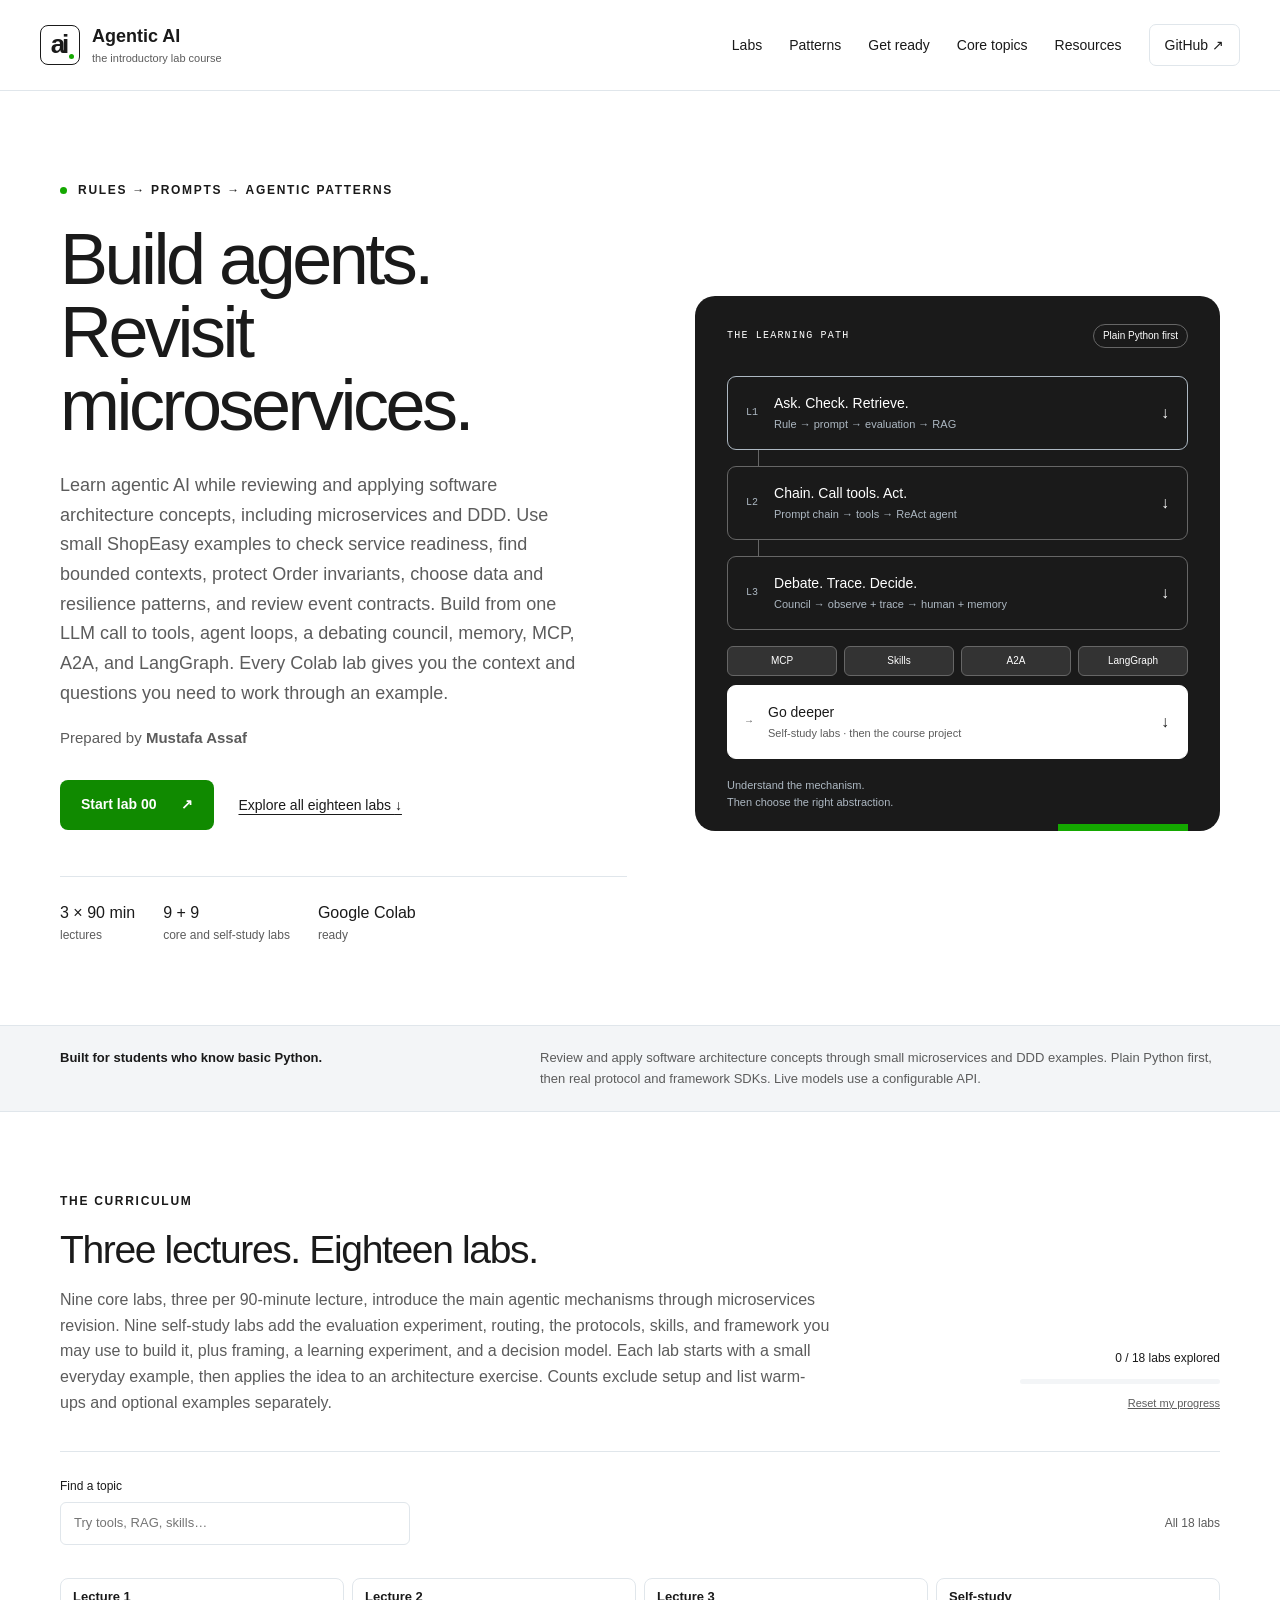
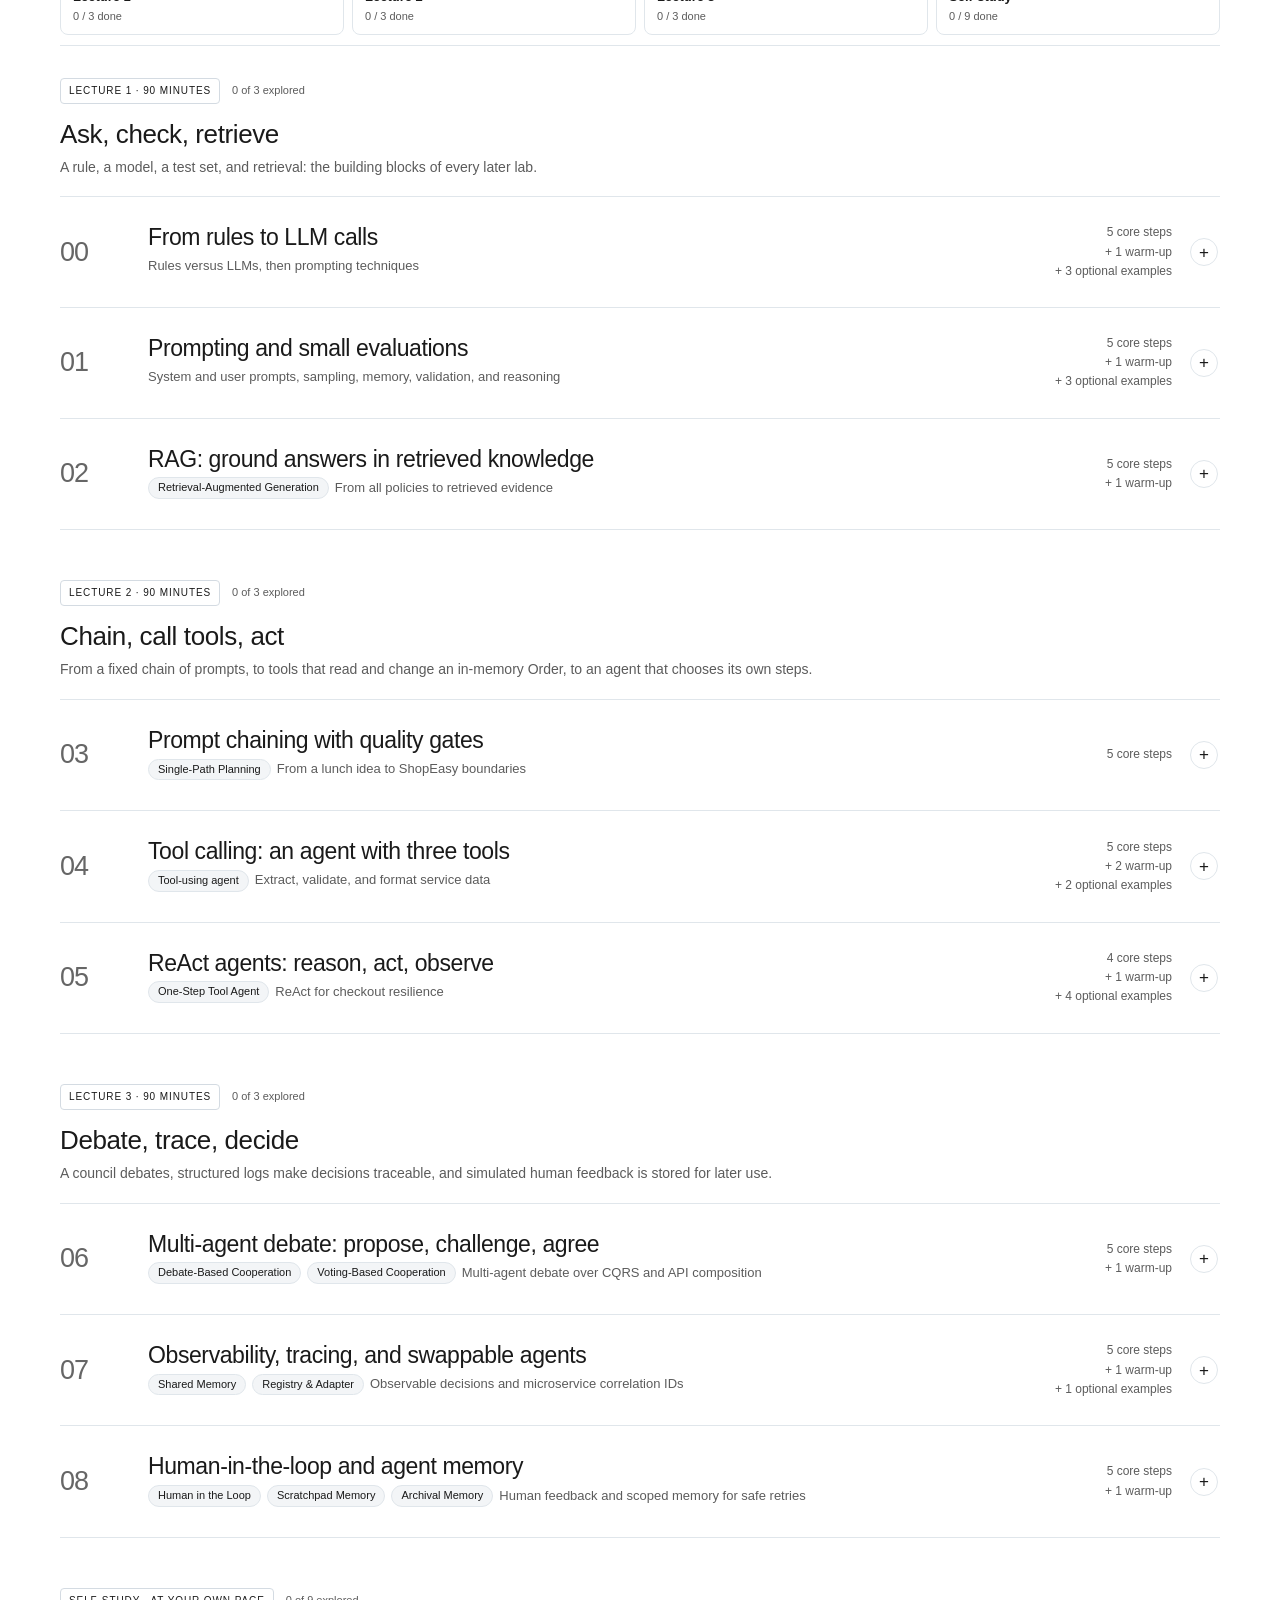
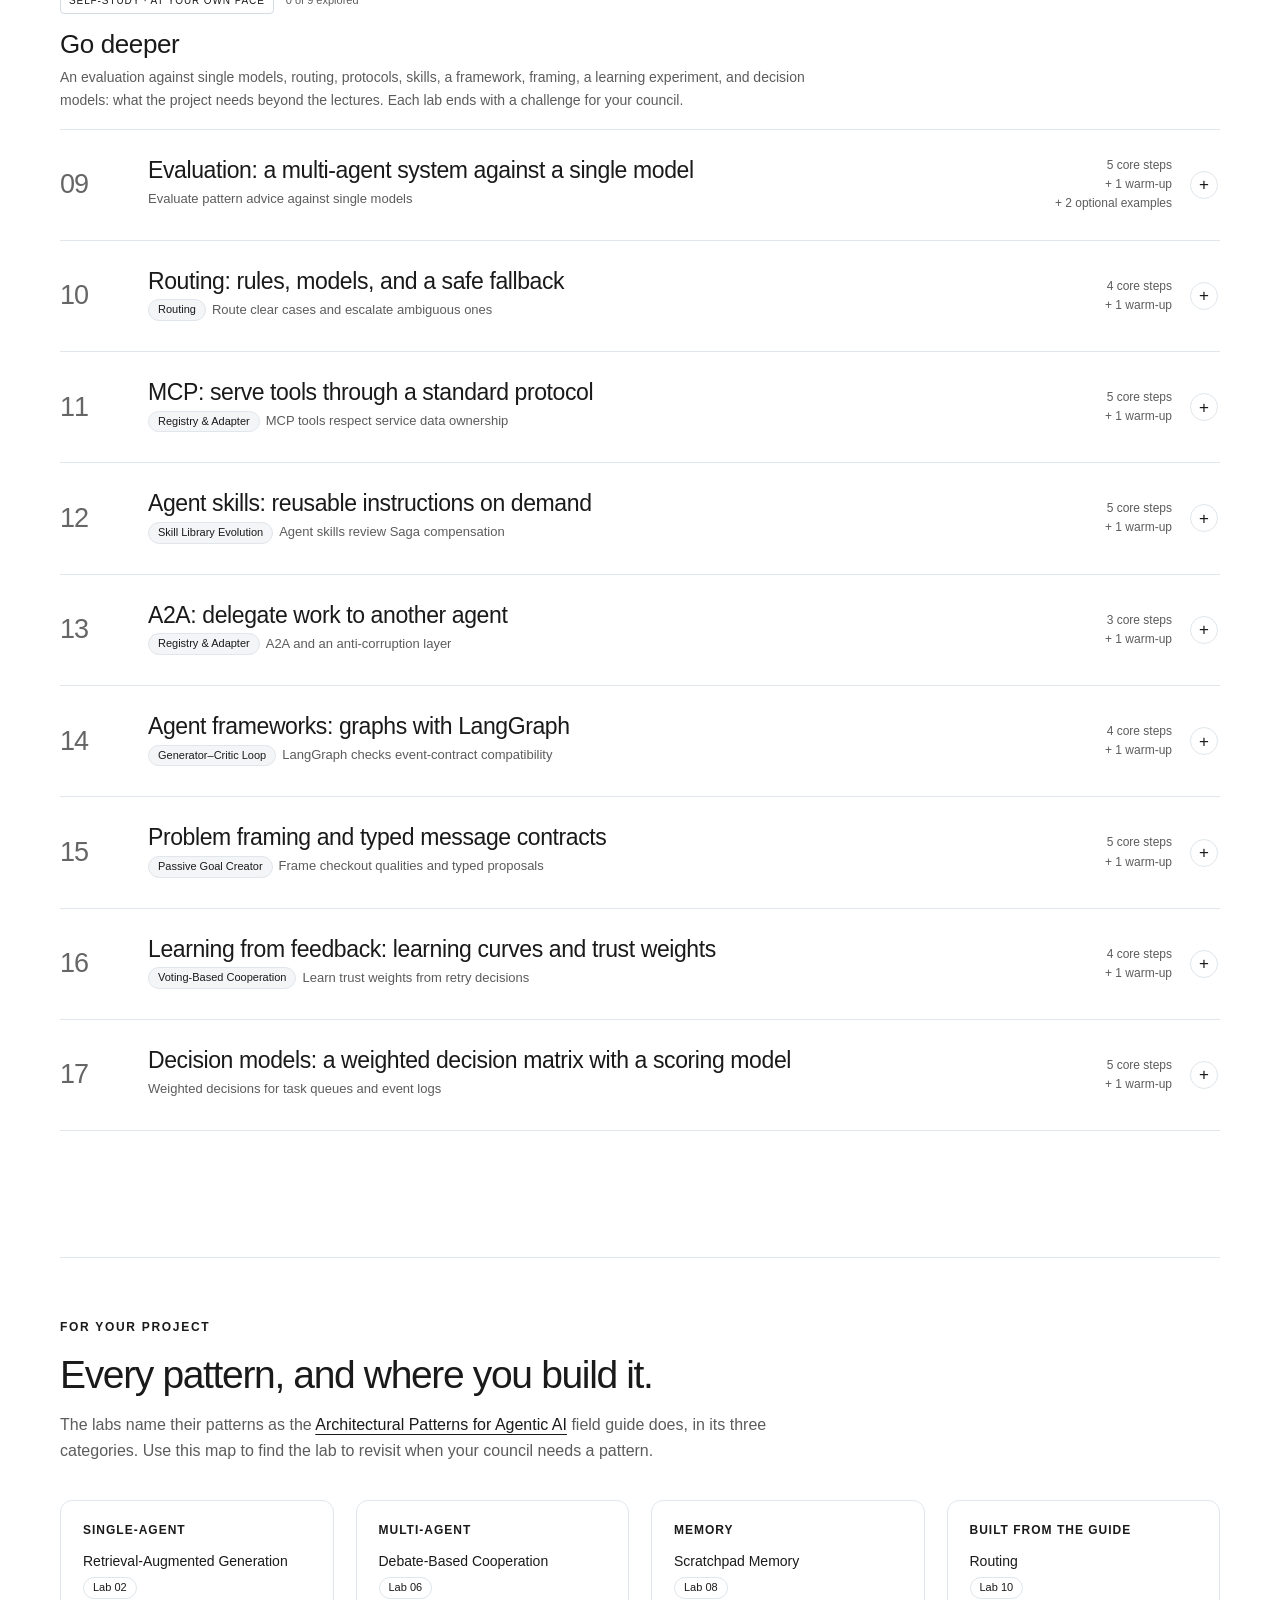
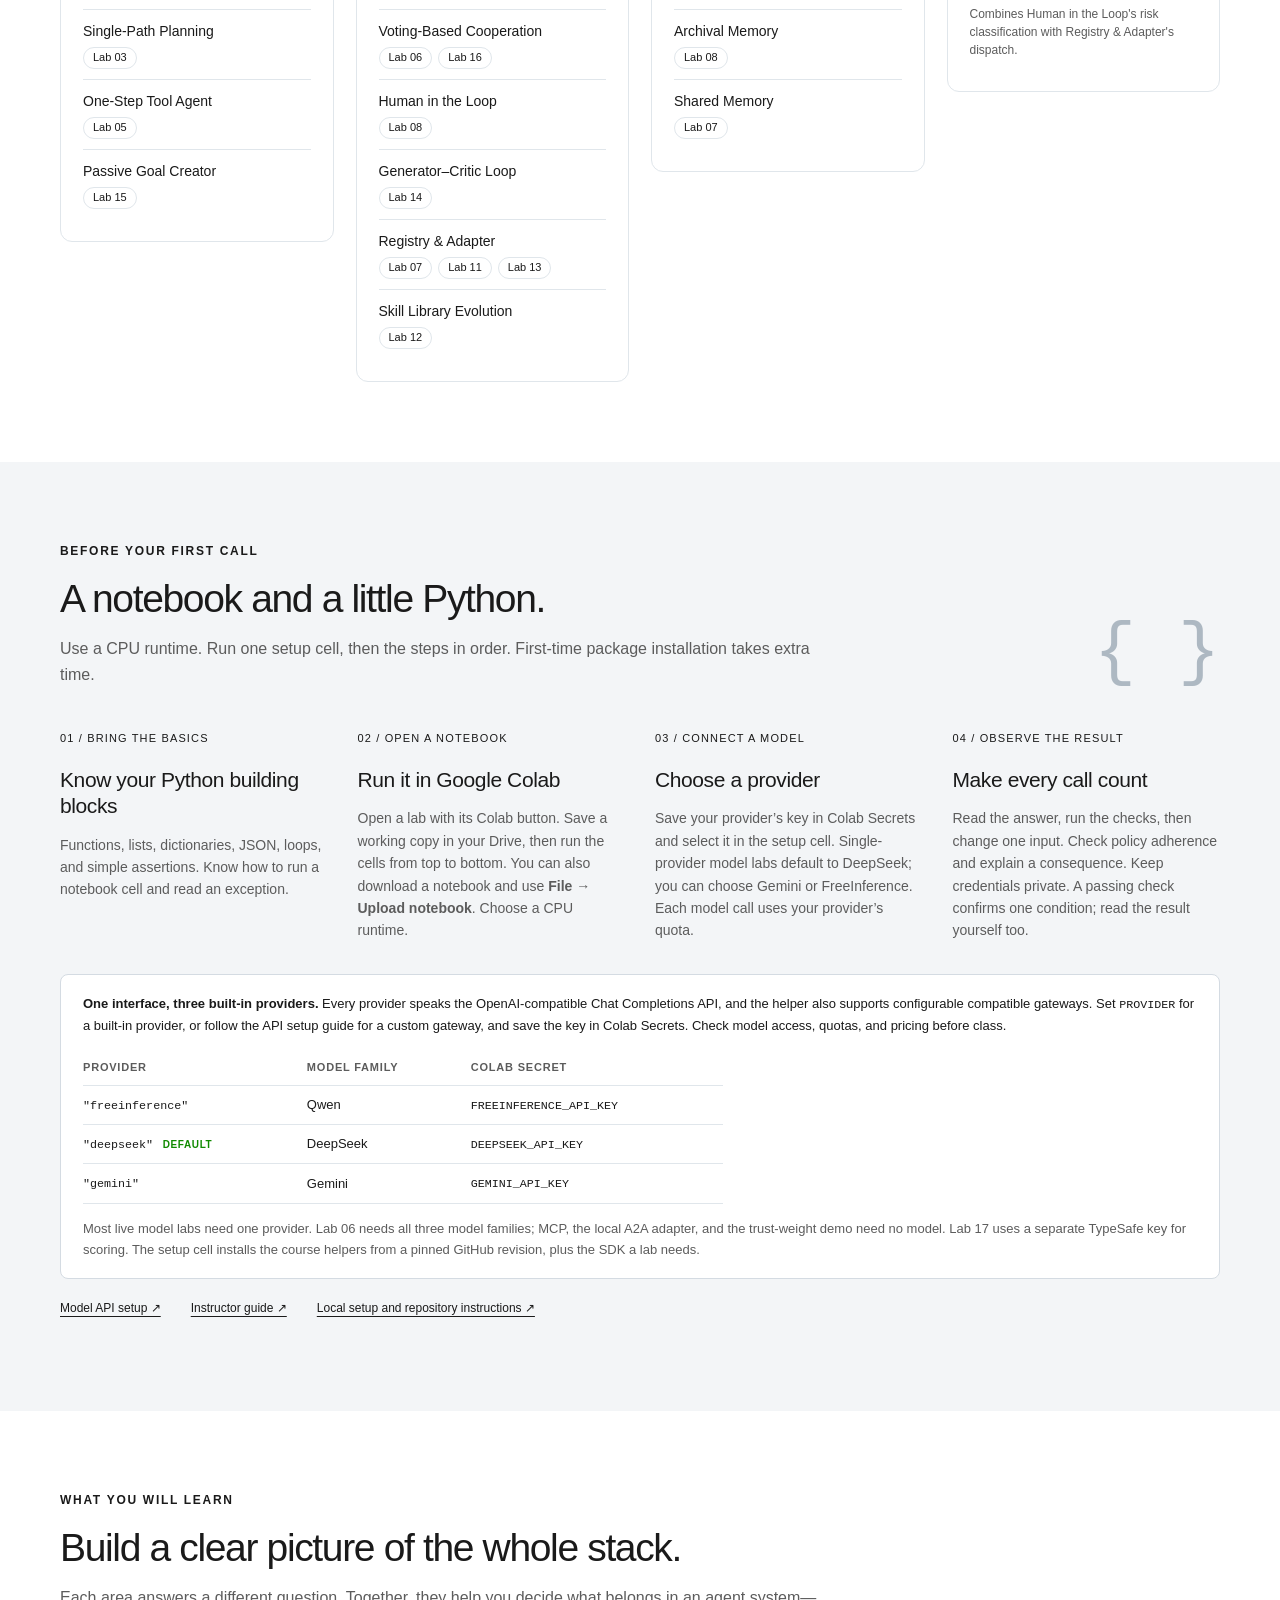
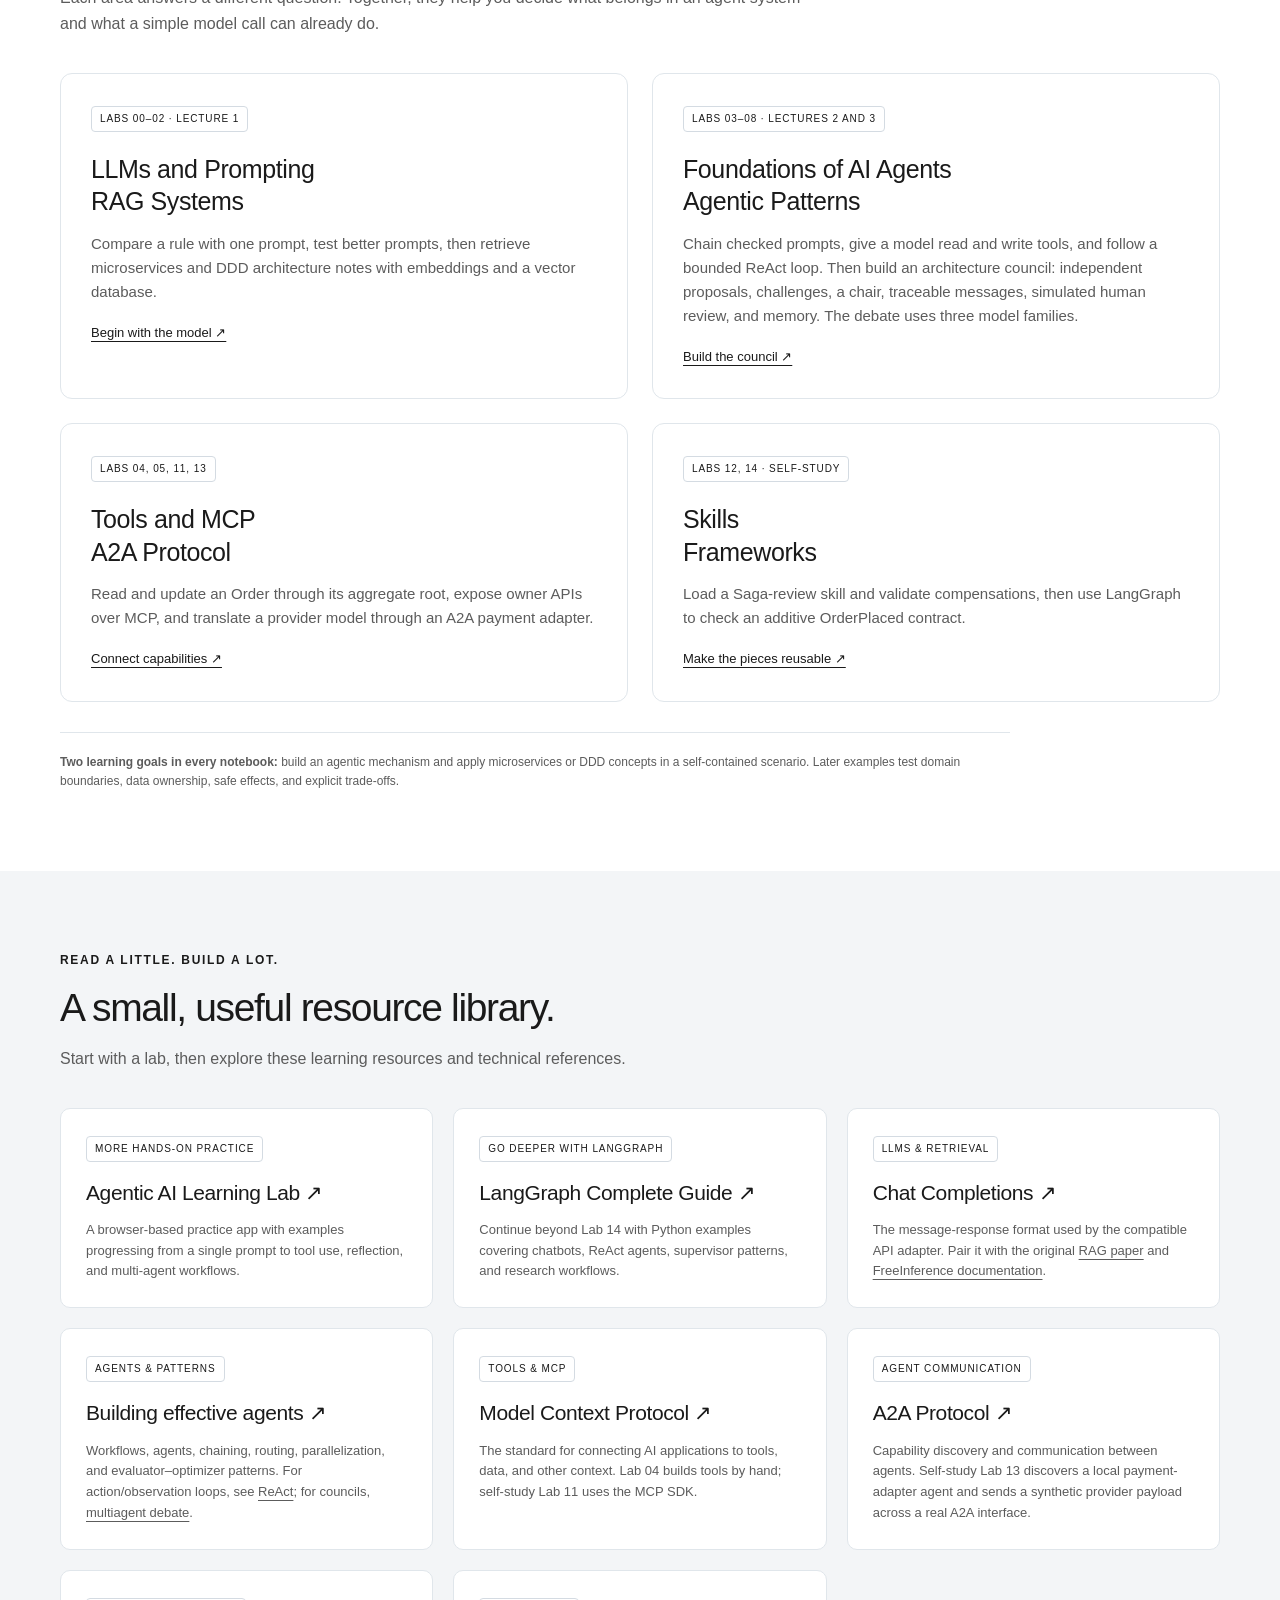
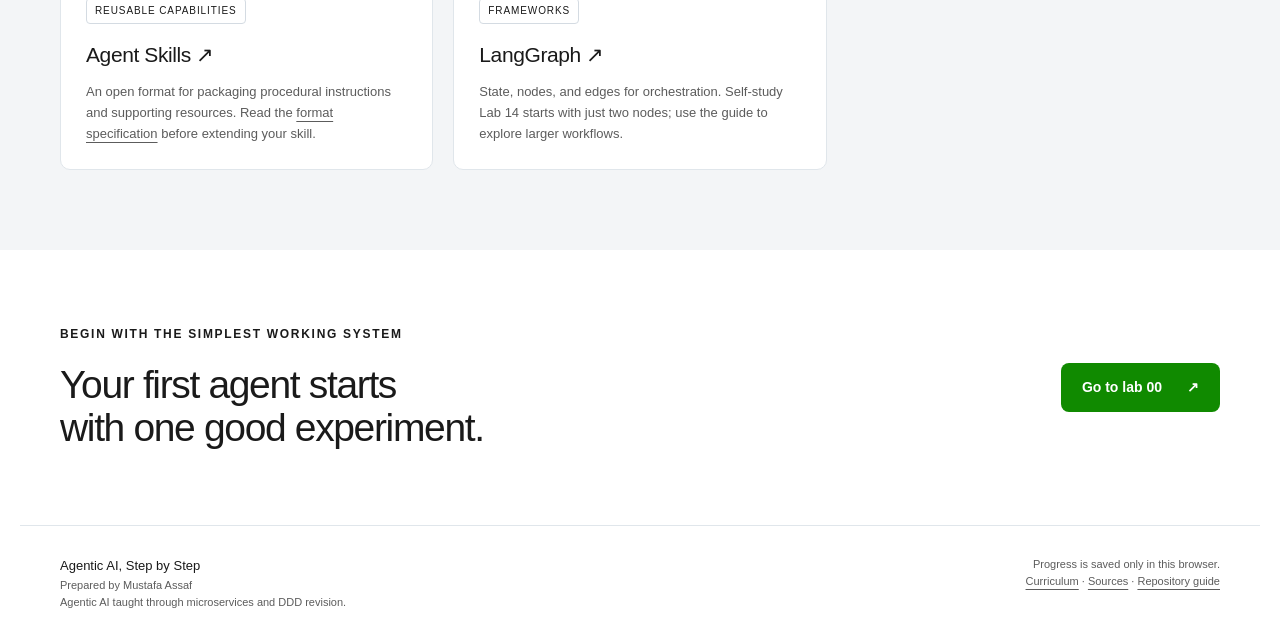
<file: index.html>
<!doctype html>
<html lang="en">
<head>
  <meta charset="utf-8">
  <meta name="viewport" content="width=device-width, initial-scale=1">
  <meta name="description" content="Eighteen step-by-step agentic AI labs reviewing microservices and DDD: rules, prompts, evaluation, RAG, MCP tools, ReAct, skills, A2A, LangGraph, and an observable, traceable architecture council with human feedback, memory, routing, evaluation, and decision models. Python and Google Colab.">
  <meta name="theme-color" content="#1A1A1A">
  <meta name="author" content="Mustafa Assaf">
  <title>Agentic AI, Step by Step — An introductory lab course</title>
  <link rel="stylesheet" href="assets/styles.css">
  <script src="assets/config.js" defer></script>
  <script src="assets/diagrams.js" defer></script>
  <script src="assets/course.js" defer></script>
</head>
<body>
<a class="skip" href="#main">Skip to course content</a>
<header class="site-header">
  <a class="brand" href="#home" aria-label="Agentic AI course home"><span class="brand-mark" aria-hidden="true">a<span>i</span></span><span>Agentic AI <small>the introductory lab course</small></span></a>
  <nav aria-label="Main navigation"><a href="#labs">Labs</a><a href="#patterns">Patterns</a><a href="#setup">Get ready</a><a href="#topics">Core topics</a><a href="#resources">Resources</a><a class="repo-link" href="README.md">Course files ↗</a></nav>
</header>
<main id="main">
<section class="hero wrap" id="home">
  <div class="hero-copy">
    <p class="eyebrow"><span class="status-dot" aria-hidden="true"></span> Rules → Prompts → Agentic patterns</p>
    <h1>Build agents.<br>Revisit microservices.</h1>
    <p class="hero-description">Learn agentic AI while reviewing and applying software architecture concepts, including microservices and DDD. Use small ShopEasy examples to check service readiness, find bounded contexts, protect Order invariants, choose data and resilience patterns, and review event contracts. Build from one LLM call to tools, agent loops, a debating council, memory, MCP, A2A, and LangGraph. Every Colab lab gives you the context and questions you need to work through an example.</p>
    <p class="course-byline">Prepared by <strong>Mustafa Assaf</strong></p>
    <div class="hero-actions"><a class="button primary" href="#lab-00">Start lab 00 <span aria-hidden="true">↗</span></a><a class="text-link" href="#labs">Explore all eighteen labs <span aria-hidden="true">↓</span></a></div>
    <div class="hero-meta"><span><strong>3 × 90 min</strong> lectures</span><span><strong>9 + 9</strong> core and self-study labs</span><span><strong>Google Colab</strong> ready</span></div>
  </div>
  <aside class="hero-system" aria-label="Course progression from a rule-based architecture decision to an agent workflow">
    <div class="system-top"><span class="mono">THE LEARNING PATH</span><span class="pill">Plain Python first</span></div>
    <a class="flow-node flow-single" href="#track-lecture-1"><span class="flow-index">L1</span><div><strong>Ask. Check. Retrieve.</strong><small>Rule → prompt → evaluation → RAG</small></div><span aria-hidden="true">↓</span></a>
    <div class="flow-line" aria-hidden="true"></div>
    <a class="flow-node" href="#track-lecture-2"><span class="flow-index">L2</span><div><strong>Chain. Call tools. Act.</strong><small>Prompt chain → tools → ReAct agent</small></div><span aria-hidden="true">↓</span></a>
    <div class="flow-line" aria-hidden="true"></div>
    <a class="flow-node" href="#track-lecture-3"><span class="flow-index">L3</span><div><strong>Debate. Trace. Decide.</strong><small>Council → observe + trace → human + memory</small></div><span aria-hidden="true">↓</span></a>
    <div class="capabilities-strip"><span>MCP</span><span>Skills</span><span>A2A</span><span>LangGraph</span></div>
    <a class="flow-node flow-final" href="#track-self-study"><span class="flow-index">→</span><div><strong>Go deeper</strong><small>Self-study labs · then the course project</small></div><span aria-hidden="true">↓</span></a>
    <p class="system-note">Understand the mechanism.<br>Then choose the right abstraction.</p>
  </aside>
</section>
<div class="intro-band"><div class="wrap"><p>Built for students who know basic Python.</p><p>Review and apply software architecture concepts through small microservices and DDD examples. Plain Python first, then real protocol and framework SDKs. Live models use a configurable API.</p></div></div>
<section class="wrap section" id="labs">
  <div class="section-heading"><div><p class="eyebrow">The curriculum</p><h2>Three lectures. Eighteen labs.</h2><p>Nine core labs, three per 90-minute lecture, introduce the main agentic mechanisms through microservices revision. Nine self-study labs add the evaluation experiment, routing, the protocols, skills, and framework you may use to build it, plus framing, a learning experiment, and a decision model. Each lab starts with a small everyday example, then applies the idea to an architecture exercise. Counts exclude setup and list warm-ups and optional examples separately.</p></div><div class="progress-block"><span id="progress-label">0 / 18 labs explored</span><progress id="course-progress" value="0" max="18" aria-labelledby="progress-label"></progress><button class="quiet-button" id="reset-progress" type="button">Reset my progress</button></div></div>
  <div class="curriculum-tools"><label for="lab-search">Find a topic <input id="lab-search" type="search" placeholder="Try tools, RAG, skills…" autocomplete="off"></label><p id="filter-status" role="status">All 18 labs</p></div>
  <div id="lab-list"></div>
  <noscript><p class="notice">Enable JavaScript to read the expandable lesson notes. Every notebook is also available in the <a href="notebooks/">notebooks folder</a>, and the complete sequence is in the <a href="docs/curriculum.md">curriculum guide</a>.</p></noscript>
</section>
<section class="wrap section patterns-section" id="patterns">
  <div class="section-heading"><div><p class="eyebrow">For your project</p><h2>Every pattern, and where you build it.</h2><p>The labs name their patterns as the <a href="https://karthikv1392.github.io/agentic-patterns/">Architectural Patterns for Agentic AI</a> field guide does, in its three categories. Use this map to find the lab to revisit when your council needs a pattern.</p></div></div>
  <div class="pattern-grid" id="pattern-grid"></div>
</section>
<section class="setup-section" id="setup"><div class="wrap section">
  <div class="section-heading"><div><p class="eyebrow">Before your first call</p><h2>A notebook and a little Python.</h2><p>Use a CPU runtime. Run one setup cell, then the steps in order. First-time package installation takes extra time.</p></div><span class="large-number" aria-hidden="true">{ }</span></div>
  <div class="setup-grid"><article><span class="step-label">01 / Bring the basics</span><h3>Know your Python building blocks</h3><p>Functions, lists, dictionaries, JSON, loops, and simple assertions. Know how to run a notebook cell and read an exception.</p></article><article><span class="step-label">02 / Open a notebook</span><h3>Run it in Google Colab</h3><p>Open a lab with its Colab button. Save a working copy in your Drive, then run the cells from top to bottom. You can also download a notebook and use <strong>File → Upload notebook</strong>. Choose a CPU runtime.</p></article><article><span class="step-label">03 / Connect a model</span><h3>Choose a provider</h3><p>Save your provider’s key in Colab Secrets and select it in the setup cell. Single-provider model labs default to DeepSeek; you can choose Gemini or FreeInference. Each model call uses your provider’s quota.</p></article><article><span class="step-label">04 / Observe the result</span><h3>Make every call count</h3><p>Read the answer, run the checks, then change one input. Check policy adherence and explain a consequence. Keep credentials private. A passing check confirms one condition; read the result yourself too.</p></article></div>
  <div class="notice providers"><p><strong>One interface, three built-in providers.</strong> Every provider speaks the OpenAI-compatible Chat Completions API, and the helper also supports configurable compatible gateways. Set <code>PROVIDER</code> for a built-in provider, or follow the API setup guide for a custom gateway, and save the key in Colab Secrets. Check model access, quotas, and pricing before class.</p>
    <table><thead><tr><th scope="col">PROVIDER</th><th scope="col">Model family</th><th scope="col">Colab secret</th></tr></thead><tbody>
      <tr><td><code>"freeinference"</code></td><td>Qwen</td><td><code>FREEINFERENCE_API_KEY</code></td></tr>
      <tr><td><code>"deepseek"</code> <span class="default-tag">default</span></td><td>DeepSeek</td><td><code>DEEPSEEK_API_KEY</code></td></tr>
      <tr><td><code>"gemini"</code></td><td>Gemini</td><td><code>GEMINI_API_KEY</code></td></tr>
    </tbody></table>
    <p class="providers-note">Most live model labs need one provider. Lab 06 needs all three model families; MCP, the local A2A adapter, and the trust-weight demo need no model. Lab 17 uses a separate TypeSafe key for scoring. The setup cell installs the course helpers from a pinned GitHub revision, plus the SDK a lab needs.</p></div>
  <p class="setup-links"><a href="docs/api-setup.md">Model API setup ↗</a><a href="docs/instructor-guide.md">Instructor guide ↗</a><a href="README.md">Local setup and repository instructions ↗</a></p>
</div></section>
<section class="wrap section" id="topics">
  <div class="section-heading"><div><p class="eyebrow">What you will learn</p><h2>Build a clear picture of the whole stack.</h2><p>Each area answers a different question. Together, they help you decide what belongs in an agent system—and what a simple model call can already do.</p></div></div>
  <div class="topic-grid">
    <article><span class="tag">Labs 00–02 · Lecture 1</span><h3>LLMs and Prompting<br>RAG Systems</h3><p>Compare a rule with one prompt, test better prompts, then retrieve microservices and DDD architecture notes with embeddings and a vector database.</p><a class="text-link" href="#lab-00">Begin with the model ↗</a></article>
    <article><span class="tag">Labs 03–08 · Lectures 2 and 3</span><h3>Foundations of AI Agents<br>Agentic Patterns</h3><p>Chain checked prompts, give a model read and write tools, and follow a bounded ReAct loop. Then build an architecture council: independent proposals, challenges, a chair, traceable messages, simulated human review, and memory. The debate uses three model families.</p><a class="text-link" href="#lab-03">Build the council ↗</a></article>
    <article><span class="tag">Labs 04, 05, 11, 13</span><h3>Tools and MCP<br>A2A Protocol</h3><p>Read and update an Order through its aggregate root, expose owner APIs over MCP, and translate a provider model through an A2A payment adapter.</p><a class="text-link" href="#lab-04">Connect capabilities ↗</a></article>
    <article><span class="tag">Labs 12, 14 · Self-study</span><h3>Skills<br>Frameworks</h3><p>Load a Saga-review skill and validate compensations, then use LangGraph to check an additive OrderPlaced contract.</p><a class="text-link" href="#lab-12">Make the pieces reusable ↗</a></article>
  </div>
  <p class="small-note"><strong>Two learning goals in every notebook:</strong> build an agentic mechanism and apply microservices or DDD concepts in a self-contained scenario. Later examples test domain boundaries, data ownership, safe effects, and explicit trade-offs.</p>
</section>
<section class="resources-section" id="resources"><div class="wrap section">
  <div class="section-heading"><div><p class="eyebrow">Read a little. Build a lot.</p><h2>A small, useful resource library.</h2><p>Start with a lab, then explore these learning resources and technical references.</p></div></div>
  <div class="resource-grid">
    <article><span class="tag">More hands-on practice</span><h3><a href="https://github.com/mkassaf/agentic-ai-learning-lab">Agentic AI Learning Lab ↗</a></h3><p>A browser-based practice app with examples progressing from a single prompt to tool use, reflection, and multi-agent workflows.</p></article>
    <article><span class="tag">Go deeper with LangGraph</span><h3><a href="https://github.com/mkassaf/langgraph-complete-guide">LangGraph Complete Guide ↗</a></h3><p>Continue beyond Lab 14 with Python examples covering chatbots, ReAct agents, supervisor patterns, and research workflows.</p></article>
    <article><span class="tag">LLMs & retrieval</span><h3><a href="https://developers.openai.com/api/reference/chat-completions/overview">Chat Completions ↗</a></h3><p>The message-response format used by the compatible API adapter. Pair it with the original <a href="https://arxiv.org/abs/2005.11401">RAG paper</a> and <a href="https://doc.freeinference.org/">FreeInference documentation</a>.</p></article>
    <article><span class="tag">Agents & patterns</span><h3><a href="https://www.anthropic.com/research/building-effective-agents">Building effective agents ↗</a></h3><p>Workflows, agents, chaining, routing, parallelization, and evaluator–optimizer patterns. For action/observation loops, see <a href="https://arxiv.org/abs/2210.03629">ReAct</a>; for councils, <a href="https://arxiv.org/abs/2305.14325">multiagent debate</a>.</p></article>
    <article><span class="tag">Tools & MCP</span><h3><a href="https://modelcontextprotocol.io/docs/getting-started/intro">Model Context Protocol ↗</a></h3><p>The standard for connecting AI applications to tools, data, and other context. Lab 04 builds tools by hand; self-study Lab 11 uses the MCP SDK.</p></article>
    <article><span class="tag">Agent communication</span><h3><a href="https://a2a-protocol.org/latest/">A2A Protocol ↗</a></h3><p>Capability discovery and communication between agents. Self-study Lab 13 discovers a local payment-adapter agent and sends a synthetic provider payload across a real A2A interface.</p></article>
    <article><span class="tag">Reusable capabilities</span><h3><a href="https://agentskills.io/home">Agent Skills ↗</a></h3><p>An open format for packaging procedural instructions and supporting resources. Read the <a href="https://agentskills.io/specification">format specification</a> before extending your skill.</p></article>
    <article><span class="tag">Frameworks</span><h3><a href="https://docs.langchain.com/oss/python/langgraph/overview">LangGraph ↗</a></h3><p>State, nodes, and edges for orchestration. Self-study Lab 14 starts with just two nodes; use the guide to explore larger workflows.</p></article>
  </div>
</div></section>
<section class="wrap closing"><div><p class="eyebrow">Begin with the simplest working system</p><h2>Your first agent starts<br>with one good experiment.</h2></div><a class="button primary" href="#lab-00">Go to lab 00 <span aria-hidden="true">↗</span></a></section>
</main>
<footer class="wrap"><p><strong>Agentic AI, Step by Step</strong><br>Prepared by Mustafa Assaf<br>Agentic AI taught through microservices and DDD revision.</p><p>Progress is saved only in this browser.<br><a href="docs/curriculum.md">Curriculum</a> · <a href="docs/sources.md">Sources</a> · <a href="README.md">Repository guide</a></p></footer>
</body>
</html>
</file>
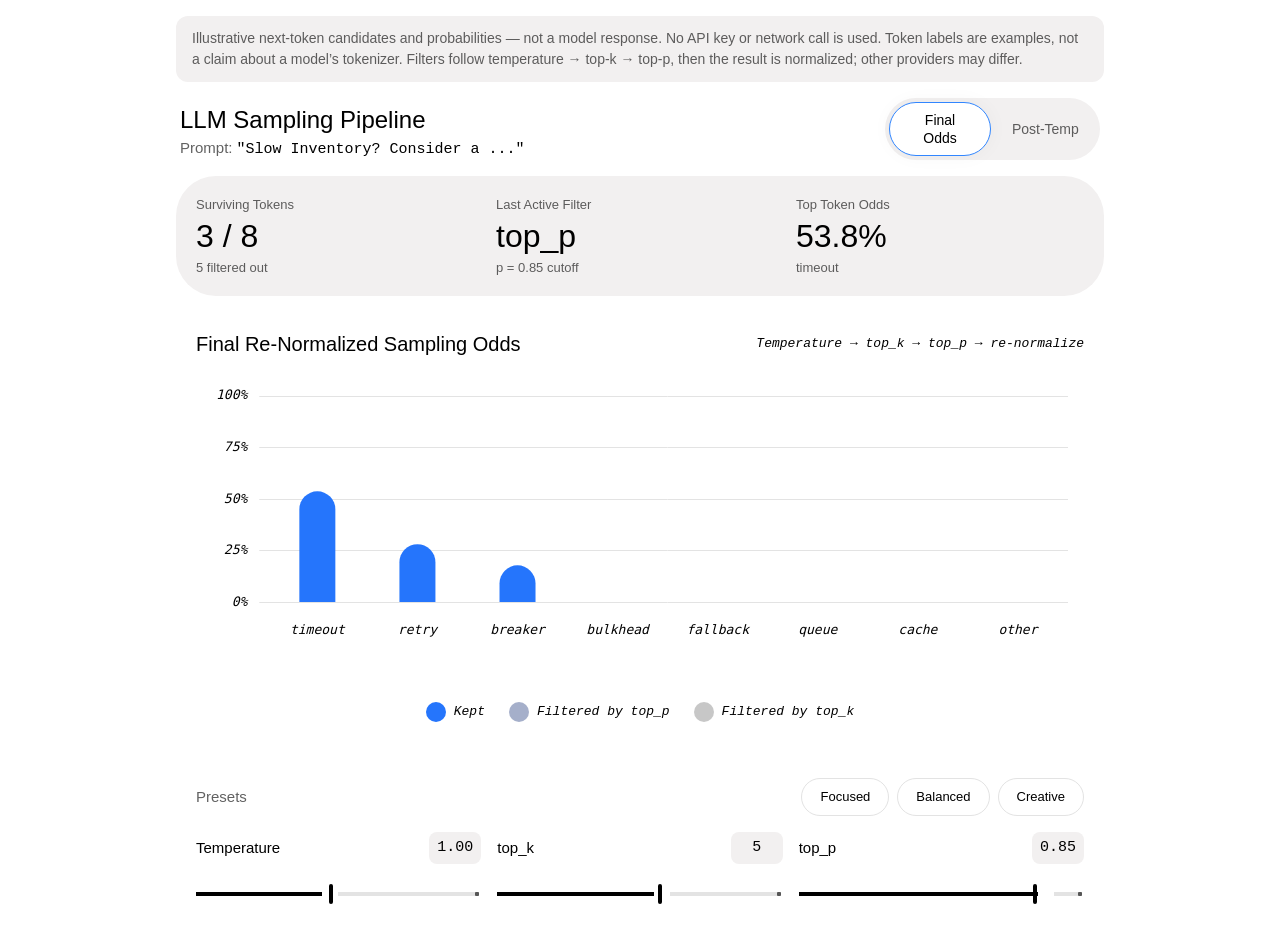
<file: assets/tools/sampling.html>
<!DOCTYPE html>
<html lang="en">
<head>
<meta charset="utf-8">
<meta name="viewport" content="width=device-width, initial-scale=1">
<meta http-equiv="Content-Security-Policy" content="default-src 'self'; script-src 'self' 'unsafe-inline'; style-src 'self' 'unsafe-inline'; img-src 'self' data:; font-src 'self' data:; connect-src 'none'; base-uri 'none'; form-action 'none'">
<title>LLM Sampling Pipeline Simulator</title>
<!-- Adapted from the instructor-provided visual. Chart.js 4.4.1 is bundled under its MIT license. -->
<script src="../vendor/chartjs/chart.umd.js"></script>
<style id="lumi-runtime">
/* luminous.css */
/*
 * Luminous runtime stylesheet — injected once into every generated widget's
 * <head> by the C++ widget agent (id="lumi-runtime"). Single Source of Truth
 * for ALL design tokens and pre-baked .lumi-* component classes. The SI prompts
 * (design.md / html_generation.jinja2 / chart.jinja2) must NOT re-declare these
 * tokens or component CSS; they only reference them.
 *
 * Sections:
 *   1. Web fonts (Google Sans Flex + Google Sans Code)
 *   2. Light token :root (from previewer tokens.css, verbatim)
 *   3. Dark token overrides — REMAPPED to :root so canvas/D3 readers of
 *      getComputedStyle(document.documentElement) resolve dark values (D3).
 *   4. Short diagram/chart aliases (bridge legacy --surface / --chart-N names).
 *   5. In-scope pre-baked .lumi-* component classes.
 */

/* ============================================================
 * 1. WEB FONTS & ICONOGRAPHY
 *    Loads Google Sans Flex, Google Sans Code, and Material Symbols Outlined.
 *    Enforces the dual-class iconography rendering protocol.
 * ============================================================ */

/* Dual-Class Iconography */
.lumi-icon {
  font-family: 'Luminous Symbols', 'Material Symbols Outlined';
  font-weight: normal;
  font-style: normal;
  font-size: 20px;
  line-height: 1;
  letter-spacing: normal;
  text-transform: none;
  display: inline-block;
  white-space: nowrap;
  word-wrap: normal;
  direction: ltr;
  font-feature-settings: 'liga';
  -webkit-font-smoothing: antialiased;
  vertical-align: middle;
}

.material-icon {
  font-family: 'Material Symbols Outlined';
  font-weight: normal;
  font-style: normal;
  font-size: 20px;
  line-height: 1;
  letter-spacing: normal;
  text-transform: none;
  display: inline-block;
  white-space: nowrap;
  word-wrap: normal;
  direction: ltr;
  -webkit-font-smoothing: antialiased;
  vertical-align: middle;
}

/* ============================================================
 * 2. LIGHT TOKENS (:root)
 * ============================================================ */
:root {
  color-scheme: light;
  --body-bg: transparent;
  --ff-sans: 'Helvetica Neue', Arial, sans-serif;
  --ff-mono: 'SF Mono', Consolas, monospace;

  --lumi-sys-spacing--xxs: 2px;
  --lumi-sys-spacing--xs: 4px;
  --lumi-sys-spacing--s: 8px;
  --lumi-sys-spacing--m: 12px;
  --lumi-sys-spacing--l: 16px;
  --lumi-sys-spacing--xl: 20px;
  --lumi-sys-spacing--xxl: 24px;
  --lumi-sys-spacing--3xl: 28px;
  --lumi-sys-spacing--4xl: 36px;

  --lumi-sys-shape--none: 0px;
  --lumi-sys-shape--extra-small: 4px;
  --lumi-sys-shape--small: 8px;
  --lumi-sys-shape--medium: 12px;
  --lumi-sys-shape--large: 16px;
  --lumi-sys-shape--large-increased: 20px;
  --lumi-sys-shape--large-max: 24px;
  --lumi-sys-shape--xl: 28px;
  --lumi-sys-shape--xl-increased: 32px;
  --lumi-sys-shape--xl-max: 40px;
  --lumi-sys-shape--xxl: 48px;
  --lumi-sys-shape--xxl-increased: 56px;
  --lumi-sys-shape--full: 999px;

  --lumi-sys-elevation--level1: 0 0 20px 0 rgba(0, 0, 0, 0.04);
  --lumi-sys-elevation--level2: 0 0 20px 0 rgba(0, 0, 0, 0.11);

  --lumi-sys-color--surface: #fdfcfc;
  --lumi-sys-color--surface-dim: #f2f0f0;
  --lumi-sys-color--surface-bright: #ffffff;
  --lumi-sys-color--surface-background: #fdfcfc;
  --lumi-sys-color--surface-accent: #9dd2ff;
  --lumi-sys-color--surface-container: #f2f0f0;
  --lumi-sys-color--surface-container-high: #e6e6e6;
  --lumi-sys-color--surface-translucent: rgba(255, 255, 255, 0.88);
  --lumi-sys-color--on-surface: #000000;
  --lumi-sys-color--on-surface-default: #000000;
  --lumi-sys-color--on-surface-variant: rgba(0, 0, 0, 0.62);
  --lumi-sys-color--on-surface-de-emphasis: rgba(0, 0, 0, 0.62);
  --lumi-sys-color--on-surface-low: rgba(0, 0, 0, 0.08);
  --lumi-sys-color--positive: #008052;
  --lumi-sys-color--positive-container: #daf9d4;
  --lumi-sys-color--on-positive-container: #009954;
  --lumi-sys-color--error: #de2d29;
  --lumi-sys-color--error-container: #ffdeec;
  --lumi-sys-color--on-error-container: #de2d29;
  --lumi-sys-color--accent: #9dd2ff;
  --lumi-sys-color--accent-container: #dcf1ff;
  --lumi-sys-color--accent-fixed: #3186ff;
  --lumi-sys-color--primary: #3186ff;
  --lumi-sys-color--on-primary: #ffffff;
  --lumi-sys-color--black: #000000;
  --lumi-sys-color--white: #ffffff;
  --lumi-sys-color--outline: #727676;
  --lumi-sys-color--stroke-default: #e3e3e3;

  /* --- Luminous Typography Tokens: Display (Carbon SSoT) --- */
  --lumi-sys-typography-type-scale--display-l-font-name: 'Helvetica Neue', Arial, sans-serif;
  --lumi-sys-typography-type-scale--display-l-font-size: 2.625rem;
  --lumi-sys-typography-type-scale--display-l-line-height: 3rem;
  --lumi-sys-typography-type-scale--display-l-font-tracking: 0rem;
  --lumi-sys-typography-type-scale--display-l-font-weight: 280;
  --lumi-sys-typography-type-scale--display-l-font-wght: 280;
  --lumi-sys-typography-type-scale--display-l-font-width: 100;
  --lumi-sys-typography-type-scale--display-l-font-rond: 100;
  --lumi-sys-typography-type-scale--display-l-opsz: 42;

  --lumi-sys-typography-type-scale--display-m-font-name: 'Helvetica Neue', Arial, sans-serif;
  --lumi-sys-typography-type-scale--display-m-font-size: 2.25rem;
  --lumi-sys-typography-type-scale--display-m-line-height: 2.75rem;
  --lumi-sys-typography-type-scale--display-m-font-tracking: 0rem;
  --lumi-sys-typography-type-scale--display-m-font-weight: 320;
  --lumi-sys-typography-type-scale--display-m-font-wght: 320;
  --lumi-sys-typography-type-scale--display-m-font-width: 100;
  --lumi-sys-typography-type-scale--display-m-font-rond: 100;
  --lumi-sys-typography-type-scale--display-m-opsz: 36;

  --lumi-sys-typography-type-scale--display-s-font-name: 'Helvetica Neue', Arial, sans-serif;
  --lumi-sys-typography-type-scale--display-s-font-size: 2rem;
  --lumi-sys-typography-type-scale--display-s-line-height: 2.375rem;
  --lumi-sys-typography-type-scale--display-s-font-tracking: 0rem;
  --lumi-sys-typography-type-scale--display-s-font-weight: 360;
  --lumi-sys-typography-type-scale--display-s-font-wght: 360;
  --lumi-sys-typography-type-scale--display-s-font-width: 100;
  --lumi-sys-typography-type-scale--display-s-font-rond: 100;
  --lumi-sys-typography-type-scale--display-s-opsz: 32;

  /* --- Luminous Typography Tokens: Headline (Carbon SSoT) --- */
  --lumi-sys-typography-type-scale--headline-l-font-name: 'Helvetica Neue', Arial, sans-serif;
  --lumi-sys-typography-type-scale--headline-l-font-size: 1.75rem;
  --lumi-sys-typography-type-scale--headline-l-line-height: 2.25rem;
  --lumi-sys-typography-type-scale--headline-l-font-tracking: 0rem;
  --lumi-sys-typography-type-scale--headline-l-font-weight: 350;
  --lumi-sys-typography-type-scale--headline-l-font-wght: 350;
  --lumi-sys-typography-type-scale--headline-l-font-width: 100;
  --lumi-sys-typography-type-scale--headline-l-font-rond: 20;
  --lumi-sys-typography-type-scale--headline-l-opsz: 28;

  --lumi-sys-typography-type-scale--headline-m-font-name: 'Helvetica Neue', Arial, sans-serif;
  --lumi-sys-typography-type-scale--headline-m-font-size: 1.5rem;
  --lumi-sys-typography-type-scale--headline-m-line-height: 1.75rem;
  --lumi-sys-typography-type-scale--headline-m-font-tracking: 0rem;
  --lumi-sys-typography-type-scale--headline-m-font-weight: 380;
  --lumi-sys-typography-type-scale--headline-m-font-wght: 380;
  --lumi-sys-typography-type-scale--headline-m-font-width: 100;
  --lumi-sys-typography-type-scale--headline-m-font-rond: 20;
  --lumi-sys-typography-type-scale--headline-m-opsz: 24;

  --lumi-sys-typography-type-scale--headline-s-font-name: 'Helvetica Neue', Arial, sans-serif;
  --lumi-sys-typography-type-scale--headline-s-font-size: 1.25rem;
  --lumi-sys-typography-type-scale--headline-s-line-height: 1.5rem;
  --lumi-sys-typography-type-scale--headline-s-font-tracking: 0rem;
  --lumi-sys-typography-type-scale--headline-s-font-weight: 470;
  --lumi-sys-typography-type-scale--headline-s-font-wght: 470;
  --lumi-sys-typography-type-scale--headline-s-font-width: 94;
  --lumi-sys-typography-type-scale--headline-s-font-rond: 20;
  --lumi-sys-typography-type-scale--headline-s-opsz: 20;

  /* --- Luminous Typography Tokens: Body (Carbon SSoT) --- */
  --lumi-sys-typography-type-scale--body-l-font-name: 'Helvetica Neue', Arial, sans-serif;
  --lumi-sys-typography-type-scale--body-l-font-size: 1.0625rem;
  --lumi-sys-typography-type-scale--body-l-line-height: 1.5rem;
  --lumi-sys-typography-type-scale--body-l-font-tracking: 0rem;
  --lumi-sys-typography-type-scale--body-l-font-weight: 400;
  --lumi-sys-typography-type-scale--body-l-font-wght: 400;
  --lumi-sys-typography-type-scale--body-l-font-width: 92;
  --lumi-sys-typography-type-scale--body-l-font-rond: 0;
  --lumi-sys-typography-type-scale--body-l-opsz: 17;

  --lumi-sys-typography-type-scale--body-m-font-name: 'Helvetica Neue', Arial, sans-serif;
  --lumi-sys-typography-type-scale--body-m-font-size: 0.9375rem;
  --lumi-sys-typography-type-scale--body-m-line-height: 1.25rem;
  --lumi-sys-typography-type-scale--body-m-font-tracking: 0rem;
  --lumi-sys-typography-type-scale--body-m-font-weight: 400;
  --lumi-sys-typography-type-scale--body-m-font-wght: 400;
  --lumi-sys-typography-type-scale--body-m-font-width: 92;
  --lumi-sys-typography-type-scale--body-m-font-rond: 0;
  --lumi-sys-typography-type-scale--body-m-opsz: 15;

  --lumi-sys-typography-type-scale--body-s-font-name: 'Helvetica Neue', Arial, sans-serif;
  --lumi-sys-typography-type-scale--body-s-font-size: 0.8125rem;
  --lumi-sys-typography-type-scale--body-s-line-height: 1.0625rem;
  --lumi-sys-typography-type-scale--body-s-font-tracking: 0rem;
  --lumi-sys-typography-type-scale--body-s-font-weight: 400;
  --lumi-sys-typography-type-scale--body-s-font-wght: 400;
  --lumi-sys-typography-type-scale--body-s-font-width: 92;
  --lumi-sys-typography-type-scale--body-s-font-rond: 0;
  --lumi-sys-typography-type-scale--body-s-opsz: 13;

  /* --- Luminous Typography Tokens: Label (Carbon SSoT) --- */
  --lumi-sys-typography-type-scale--label-l-font-name: 'Helvetica Neue', Arial, sans-serif;
  --lumi-sys-typography-type-scale--label-l-font-size: 1.0625rem;
  --lumi-sys-typography-type-scale--label-l-line-height: 1.5rem;
  --lumi-sys-typography-type-scale--label-l-font-tracking: 0rem;
  --lumi-sys-typography-type-scale--label-l-font-weight: 370;
  --lumi-sys-typography-type-scale--label-l-font-wght: 370;
  --lumi-sys-typography-type-scale--label-l-font-width: 92;
  --lumi-sys-typography-type-scale--label-l-font-rond: 0;
  --lumi-sys-typography-type-scale--label-l-opsz: 17;

  --lumi-sys-typography-type-scale--label-m-font-name: 'Helvetica Neue', Arial, sans-serif;
  --lumi-sys-typography-type-scale--label-m-font-size: 0.9375rem;
  --lumi-sys-typography-type-scale--label-m-line-height: 1.25rem;
  --lumi-sys-typography-type-scale--label-m-font-tracking: 0rem;
  --lumi-sys-typography-type-scale--label-m-font-weight: 370;
  --lumi-sys-typography-type-scale--label-m-font-wght: 370;
  --lumi-sys-typography-type-scale--label-m-font-width: 92;
  --lumi-sys-typography-type-scale--label-m-font-rond: 0;
  --lumi-sys-typography-type-scale--label-m-opsz: 15;

  --lumi-sys-typography-type-scale--label-s-font-name: 'Helvetica Neue', Arial, sans-serif;
  --lumi-sys-typography-type-scale--label-s-font-size: 0.8125rem;
  --lumi-sys-typography-type-scale--label-s-line-height: 1.25rem;
  --lumi-sys-typography-type-scale--label-s-font-tracking: 0rem;
  --lumi-sys-typography-type-scale--label-s-font-weight: 370;
  --lumi-sys-typography-type-scale--label-s-font-wght: 370;
  --lumi-sys-typography-type-scale--label-s-font-width: 92;
  --lumi-sys-typography-type-scale--label-s-font-rond: 0;
  --lumi-sys-typography-type-scale--label-s-opsz: 13;

  --lumi-sys-opacity-state--hover: 0.08;
  --lumi-sys-opacity-state--focus: 0.08;
  --lumi-sys-opacity-state--pressed: 0.12;
  --lumi-sys-opacity-state--disabled: 0.12;
  --lumi-sys-opacity-state--disabled-label: 0.38;

  --lumi-sys-color--code-background: #000000;
  --lumi-sys-color--code-primary-text: #ffffff;
  --lumi-sys-color--code-blue-text: #4fa0ff;
  --lumi-sys-color--code-green-text: #60d673;
  --lumi-sys-color--code-grey-text: #808080;
  --lumi-sys-color--code-pink-text: #ff96da;
  --lumi-sys-color--code-purple-text: #969dff;
  --lumi-sys-color--code-red-text: #ff5a59;
  --lumi-sys-color--code-yellow-text: #ffdb0f;

  --lumi-sys-color--chart-series-1: #2575fc;
  --lumi-sys-color--chart-series-2: #5b6e9e;
  --lumi-sys-color--chart-series-3: #228a49;
  --lumi-sys-color--chart-series-4: #62991b;
  --lumi-sys-color--chart-series-5: #1e564d;
  --lumi-sys-color--chart-series-6: #526a45;
  --lumi-sys-color--chart-series-7: #2780c4;
  --lumi-sys-color--chart-series-8: #997112;
  --lumi-sys-color--chart-series-9: #705ec2;
  --lumi-sys-color--chart-series-10: #c84288;
}

:root[data-theme="light"] {
  color-scheme: light;
}

/* ============================================================
 * 3. DARK TOKENS  (REMAPPED to :root — Decision D3)
 *    Canvas / Chart.js / D3 read getComputedStyle(document.documentElement);
 *    the theme-sync listener sets data-theme="dark" on <html>, so dark values
 *    MUST live on :root (not scoped to body) to prevent black-chart regressions.
 * ============================================================ */
:root[data-theme="dark"],
:root:not([data-theme="light"]):has(> body.dark-mode),
body.dark-mode,
:root[data-theme="dark"] body {
  color-scheme: dark;
  --body-bg: transparent;
  --lumi-sys-elevation--level1: 0 0 20px 0 rgba(0, 0, 0, 0.28);
  --lumi-sys-elevation--level2: 0 0 20px 0 rgba(0, 0, 0, 0.40);

  --lumi-sys-color--surface: #0f0f0f;
  --lumi-sys-color--surface-dim: #141414;
  --lumi-sys-color--surface-bright: #1c1c1c;
  --lumi-sys-color--surface-background: #0f0f0f;
  --lumi-sys-color--surface-accent: #14204f;
  --lumi-sys-color--surface-container: #141414;
  --lumi-sys-color--surface-container-high: #1c1c1c;
  --lumi-sys-color--surface-translucent: rgba(24, 24, 27, 0.88);
  --lumi-sys-color--on-surface: #e0e0e0;
  --lumi-sys-color--on-surface-default: #e0e0e0;
  --lumi-sys-color--on-surface-variant: rgba(255, 255, 255, 0.55);
  --lumi-sys-color--on-surface-de-emphasis: rgba(255, 255, 255, 0.55);
  --lumi-sys-color--on-surface-low: rgba(255, 255, 255, 0.12);
  --lumi-sys-color--positive: #0ebc5f;
  --lumi-sys-color--positive-container: #002220;
  --lumi-sys-color--on-positive-container: #0ebc5f;
  --lumi-sys-color--error: #ff4c45;
  --lumi-sys-color--error-container: #3c0202;
  --lumi-sys-color--on-error-container: #ff4c45;
  --lumi-sys-color--accent: #1f3b9b;
  --lumi-sys-color--accent-container: #192967;
  --lumi-sys-color--accent-fixed: #3186ff;
  --lumi-sys-color--primary: #9dd2ff;
  --lumi-sys-color--on-primary: #192967;
  --lumi-sys-color--black: #000000;
  --lumi-sys-color--white: #ffffff;
  --lumi-sys-color--outline: #9a9b9c;
  --lumi-sys-color--stroke-default: #2d2f38;

  --lumi-sys-color--code-background: #141414;
  --lumi-sys-color--code-primary-text: #ffffff;
  --lumi-sys-color--code-blue-text: #4fa0ff;
  --lumi-sys-color--code-green-text: #60d673;
  --lumi-sys-color--code-grey-text: #808080;
  --lumi-sys-color--code-pink-text: #ff96da;
  --lumi-sys-color--code-purple-text: #969dff;
  --lumi-sys-color--code-red-text: #ff5a59;
  --lumi-sys-color--code-yellow-text: #ffdb0f;

  --lumi-sys-color--chart-series-1: #9dd2ff;
  --lumi-sys-color--chart-series-2: #96a7d6;
  --lumi-sys-color--chart-series-3: #50e389;
  --lumi-sys-color--chart-series-4: #c8f585;
  --lumi-sys-color--chart-series-5: #f5f2e6;
  --lumi-sys-color--chart-series-6: #dcd8c0;
  --lumi-sys-color--chart-series-7: #82c7ff;
  --lumi-sys-color--chart-series-8: #f5d77f;
  --lumi-sys-color--chart-series-9: #d9ceff;
  --lumi-sys-color--chart-series-10: #ffa6d7;
}

/* ============================================================
 * 3b. OS-LEVEL DARK FALLBACK  (prefers-color-scheme)
 *     A prior refactor introduced this stylesheet and moved the dark tokens onto
 *     :root[data-theme="dark"], but dropped the @media (prefers-color-scheme:
 *     dark) trigger that widgets previously carried in their own <style>.
 *     Inline widgets whose host sends no set-theme / data-theme message therefore
 *     stayed on the light --surface (#fdfcfc), rendering white in dark mode.
 *     Re-apply the dark values on OS dark; an explicit host data-theme="light"
 *     still opts back to light. Keep in sync with the :root[data-theme="dark"]
 *     block above.
 * ============================================================ */
@media (prefers-color-scheme: dark) {
  :root:not([data-theme="light"]) {
    color-scheme: dark;
    --body-bg: transparent;
    --lumi-sys-elevation--level1: 0 0 20px 0 rgba(0, 0, 0, 0.28);
    --lumi-sys-elevation--level2: 0 0 20px 0 rgba(0, 0, 0, 0.40);

    --lumi-sys-color--surface: #0f0f0f;
    --lumi-sys-color--surface-dim: #141414;
    --lumi-sys-color--surface-bright: #1c1c1c;
    --lumi-sys-color--surface-background: #0f0f0f;
    --lumi-sys-color--surface-accent: #14204f;
    --lumi-sys-color--surface-container: #141414;
    --lumi-sys-color--surface-container-high: #1c1c1c;
    --lumi-sys-color--surface-translucent: rgba(24, 24, 27, 0.88);
    --lumi-sys-color--on-surface: #e0e0e0;
    --lumi-sys-color--on-surface-default: #e0e0e0;
    --lumi-sys-color--on-surface-variant: rgba(255, 255, 255, 0.55);
    --lumi-sys-color--on-surface-de-emphasis: rgba(255, 255, 255, 0.55);
    --lumi-sys-color--on-surface-low: rgba(255, 255, 255, 0.12);
    --lumi-sys-color--positive: #0ebc5f;
    --lumi-sys-color--positive-container: #002220;
    --lumi-sys-color--on-positive-container: #0ebc5f;
    --lumi-sys-color--error: #ff4c45;
    --lumi-sys-color--error-container: #3c0202;
    --lumi-sys-color--on-error-container: #ff4c45;
    --lumi-sys-color--accent: #1f3b9b;
    --lumi-sys-color--accent-container: #192967;
    --lumi-sys-color--accent-fixed: #3186ff;
    --lumi-sys-color--primary: #9dd2ff;
    --lumi-sys-color--on-primary: #192967;
    --lumi-sys-color--black: #000000;
    --lumi-sys-color--white: #ffffff;
    --lumi-sys-color--outline: #9a9b9c;
    --lumi-sys-color--stroke-default: #2d2f38;

    --lumi-sys-color--code-background: #141414;
    --lumi-sys-color--code-primary-text: #ffffff;
    --lumi-sys-color--code-blue-text: #4fa0ff;
    --lumi-sys-color--code-green-text: #60d673;
    --lumi-sys-color--code-grey-text: #808080;
    --lumi-sys-color--code-pink-text: #ff96da;
    --lumi-sys-color--code-purple-text: #969dff;
    --lumi-sys-color--code-red-text: #ff5a59;
    --lumi-sys-color--code-yellow-text: #ffdb0f;

    --lumi-sys-color--chart-series-1: #9dd2ff;
    --lumi-sys-color--chart-series-2: #96a7d6;
    --lumi-sys-color--chart-series-3: #50e389;
    --lumi-sys-color--chart-series-4: #c8f585;
    --lumi-sys-color--chart-series-5: #f5f2e6;
    --lumi-sys-color--chart-series-6: #dcd8c0;
    --lumi-sys-color--chart-series-7: #82c7ff;
    --lumi-sys-color--chart-series-8: #f5d77f;
    --lumi-sys-color--chart-series-9: #d9ceff;
    --lumi-sys-color--chart-series-10: #ffa6d7;
  }
}

/* Dark mode slider thumb override */
:root[data-theme="dark"] .lumi-slider::-webkit-slider-thumb,
body.dark-mode .lumi-slider::-webkit-slider-thumb {
  background-image: url("data:image/svg+xml,%3Csvg xmlns='http://www.w3.org/2000/svg' width='32' height='32' viewBox='0 0 32 32'%3E%3Crect x='14' y='6' width='4' height='20' rx='2' fill='%23ffffff'/%3E%3C/svg%3E");
}

@media (prefers-color-scheme: dark) {
  :root:not([data-theme="light"]) .lumi-slider::-webkit-slider-thumb {
    background-image: url("data:image/svg+xml,%3Csvg xmlns='http://www.w3.org/2000/svg' width='32' height='32' viewBox='0 0 32 32'%3E%3Crect x='14' y='6' width='4' height='20' rx='2' fill='%23ffffff'/%3E%3C/svg%3E");
  }
}

/* ============================================================
 * 4. SHORT DIAGRAM / CHART ALIASES
 *    Legacy diagram.md and chart.jinja2 reference short names such as
 *    --surface, --on-surface, --chart-1..10, --primary, --r-full. These MUST
 *    resolve to the canonical --lumi-sys-color--* tokens (which flip in dark
 *    mode) — otherwise every diagram var() falls back to black (historical
 *    mass-regression bug #4). Light-hex fallbacks are a last resort only.
 * ============================================================ */
:root {
  /* surfaces */
  --surface: var(--lumi-sys-color--surface, #fdfcfc);
  --surface-dim: var(--lumi-sys-color--surface-dim, #f2f0f0);
  --surface-bright: var(--lumi-sys-color--surface-bright, #ffffff);
  --surface-container: var(--lumi-sys-color--surface-container, #f2f0f0);
  --surface-container-high: var(--lumi-sys-color--surface-container-high, #e6e6e6);
  --surface-container-lowest: var(--lumi-sys-color--surface, #ffffff);
  --surface-accent: var(--lumi-sys-color--surface-accent, #9dd2ff);
  --surface-translucent: var(--lumi-sys-color--surface-translucent, rgba(255, 255, 255, 0.88));
  --surface-glass: var(--lumi-sys-color--surface-translucent, rgba(255, 255, 255, 0.88));
  /* foreground */
  --on-surface: var(--lumi-sys-color--on-surface, #000000);
  --on-surface-variant: var(--lumi-sys-color--on-surface-variant, rgba(0, 0, 0, 0.62));
  --on-surface-low: var(--lumi-sys-color--on-surface-low, rgba(0, 0, 0, 0.08));
  /* accents / brand */
  --primary: var(--lumi-sys-color--primary, #3186ff);
  --primary-container: var(--lumi-sys-color--accent-container, #dcf1ff);
  --accent: var(--lumi-sys-color--accent, #9dd2ff);
  --accent-container: var(--lumi-sys-color--accent-container, #dcf1ff);
  --accent-fixed: var(--lumi-sys-color--accent-fixed, #3186ff);
  /* status */
  --positive: var(--lumi-sys-color--positive, #008052);
  --positive-container: var(--lumi-sys-color--positive-container, #daf9d4);
  --error: var(--lumi-sys-color--error, #de2d29);
  --error-container: var(--lumi-sys-color--error-container, #ffdeec);
  /* structure */
  --outline: var(--lumi-sys-color--outline, #727676);
  --stroke-default: var(--lumi-sys-color--stroke-default, #e3e3e3);
  /* chart series 1..10 */
  --chart-1: var(--lumi-sys-color--chart-series-1, #2575fc);
  --chart-2: var(--lumi-sys-color--chart-series-2, #5b6e9e);
  --chart-3: var(--lumi-sys-color--chart-series-3, #228a49);
  --chart-4: var(--lumi-sys-color--chart-series-4, #62991b);
  --chart-5: var(--lumi-sys-color--chart-series-5, #1e564d);
  --chart-6: var(--lumi-sys-color--chart-series-6, #526a45);
  --chart-7: var(--lumi-sys-color--chart-series-7, #2780c4);
  --chart-8: var(--lumi-sys-color--chart-series-8, #997112);
  --chart-9: var(--lumi-sys-color--chart-series-9, #705ec2);
  --chart-10: var(--lumi-sys-color--chart-series-10, #c84288);
  /* code palette */
  --code-background: var(--lumi-sys-color--code-background, #000000);
  --code-primary-text: var(--lumi-sys-color--code-primary-text, #ffffff);
  /* spacing shorthands */
  --spacing-xs: var(--lumi-sys-spacing--xs, 4px);
  --spacing-s: var(--lumi-sys-spacing--s, 8px);
  --spacing-m: var(--lumi-sys-spacing--m, 12px);
  --spacing-l: var(--lumi-sys-spacing--l, 16px);
  --spacing-xl: var(--lumi-sys-spacing--xl, 20px);
  /* radius shorthands */
  --r-container: var(--lumi-sys-shape--xl-max, 40px);
  --r-xl: var(--lumi-sys-shape--xl, 28px);
  --r-l: var(--lumi-sys-shape--large-max, 24px);
  --r-m: var(--lumi-sys-shape--large, 16px);
  --r-s: var(--lumi-sys-shape--small, 8px);
  --r-full: var(--lumi-sys-shape--full, 999px);
}

/* ============================================================
 * 5. IN-SCOPE PRE-BAKED COMPONENT CLASSES
 *    Interactive controls + simple display components only (Decision D5).
 *    Complex components (timeline, sequence, stepper, pros-cons, hero, HUD,
 *    hotspot, media grid) are intentionally excluded.
 * ============================================================ */

/* Global font rendering quality + transparent root backdrop.
 * Keep --body-bg transparent in both light and dark modes so inline widgets
 * blend into both desktop (#0f0f0f) and mobile / <960px (#000000) host
 * surfaces. Matching :root color-scheme rules prevent Chromium from painting an
 * opaque white canvas behind transparent dark-mode iframes (b/566242402). */
*, *::before, *::after {
  box-sizing: border-box;
}

html, body {
  background: var(--body-bg, transparent) !important;
  color: var(--on-surface) !important;
  /* Auto-resizing iframe: content grows the frame, never scrolls the document.
   * Model widgets already emit this; declared here as the SSoT default. */
  overflow-y: hidden;
  -webkit-font-smoothing: antialiased;
  -moz-osx-font-smoothing: grayscale;
  font-optical-sizing: auto;
  text-rendering: optimizeLegibility;
}

.widget-container {
  width: 100% !important;
  max-width: 100% !important;
  padding-inline: 0 !important;
  box-sizing: border-box;
}

/* ============================================================
 * SCROLLBAR DISCIPLINE (single source of truth)
 *   Long lists/cards flow and let the iframe auto-resize (see the C++
 *   NeutralizeInnerScroll pass, which removes accidental tiny scroll boxes).
 *   For LEGITIMATE overflow that remains (wide tables, code, pan-containers,
 *   large >=240px viewports) render a slim, theme-aware scrollbar.
 *   One token carries the correct light/dark contrast (the auto-flipped
 *   stroke token is too dark on #0f0f0f), referenced once = SSoT.
 * ============================================================ */
:root { --lumi-scrollbar-thumb: rgba(0, 0, 0, 0.20); }
:root[data-theme="dark"], body.dark-mode { --lumi-scrollbar-thumb: rgba(255, 255, 255, 0.20); }
@media (prefers-color-scheme: dark) {
  :root:not([data-theme="light"]) { --lumi-scrollbar-thumb: rgba(255, 255, 255, 0.20); }
}
* {
  scrollbar-width: thin;
  scrollbar-color: var(--lumi-scrollbar-thumb) transparent;
}
::-webkit-scrollbar { width: 6px; height: 6px; }
::-webkit-scrollbar-track { background: transparent; }
::-webkit-scrollbar-thumb {
  background-color: var(--lumi-scrollbar-thumb);
  border-radius: var(--lumi-sys-shape--full, 999px);
}

/* --- Buttons --- */
/* Universal button fallback (element specificity 0,0,1) — beats `* { padding: 0 }`
   author resets (0,0,0) while still yielding to any author class selector (0,1,0). */
button {
  appearance: none;
  -webkit-appearance: none;
  display: inline-flex;
  align-items: center;
  justify-content: center;
  gap: var(--lumi-sys-spacing--xs, 6px);
  min-height: 36px;
  padding: 6px 16px;
  font-family: var(--ff-sans, 'Google Sans Flex', 'Google Sans', sans-serif);
  font-size: 13px;
  font-weight: 500;
  line-height: 18px;
  color: var(--on-surface, #000000);
  background-color: var(--surface-bright, #ffffff);
  border: 1px solid var(--stroke-default, #e3e3e3);
  border-radius: var(--lumi-sys-shape--full, 999px);
  cursor: pointer;
  user-select: none;
  box-sizing: border-box;
  transition: background-color 0.15s, color 0.15s, border-color 0.15s;
}
button:hover {
  background-color: var(--surface-container-high, #e6e6e6);
}
button.active, button.is-active, button.selected, button.is-selected, button[aria-pressed="true"], button[aria-selected="true"], button[aria-checked="true"] {
  background-color: var(--accent-container, #dcf1ff);
  color: var(--lumi-sys-color--on-surface-default, #000000);
  border-color: var(--lumi-sys-color--primary, #3186ff);
}

.lumi-btn, [class^="lumi-btn-"], [class*=" lumi-btn-"] { display: inline-flex; align-items: center; justify-content: center; gap: var(--lumi-sys-spacing--s, 8px); min-height: 40px; padding: 0px 20px; font-family: var(--ff-sans, 'Google Sans Flex', 'Google Sans', sans-serif); font-size: 14px; font-weight: 500; line-height: 20px; border-radius: var(--lumi-sys-shape--full, 999px); border: 1px solid var(--lumi-sys-color--stroke-default, #e3e3e3); cursor: pointer; user-select: none; transition: background-color 0.15s, color 0.15s, border-color 0.15s, box-shadow 0.15s, transform 0.1s; text-decoration: none; box-sizing: border-box; white-space: nowrap; }
.lumi-btn:active, .lumi-btn.is-pressed, [class^="lumi-btn-"]:active, [class*=" lumi-btn-"]:active { transform: scale(0.98); }
.lumi-btn--tonal, .lumi-btn-tonal, .lumi-btn--secondary, .lumi-btn-secondary, [class^="lumi-btn-"], [class*=" lumi-btn-"] { background-color: var(--lumi-sys-color--surface-bright, #ffffff); color: var(--lumi-sys-color--on-surface-default, #000000); }
.lumi-btn--tonal:hover, .lumi-btn-tonal:hover, .lumi-btn--secondary:hover, .lumi-btn-secondary:hover, [class^="lumi-btn-"]:hover, [class*=" lumi-btn-"]:hover { background-color: var(--lumi-sys-color--surface-container-high, #e6e6e6); }
.lumi-btn--accent, .lumi-btn-accent, .lumi-btn--primary, .lumi-btn-primary { background-color: var(--lumi-sys-color--accent, #9dd2ff); color: var(--lumi-sys-color--on-surface-default, #000000); border-color: transparent; }
.lumi-btn--accent:hover, .lumi-btn-accent:hover, .lumi-btn--primary:hover, .lumi-btn-primary:hover { background-color: var(--lumi-sys-color--accent-container, #dcf1ff); }
.lumi-btn--bright, .lumi-btn-bright { background-color: var(--lumi-sys-color--surface-bright, #ffffff); color: var(--lumi-sys-color--on-surface-default, #000000); border-color: var(--lumi-sys-color--stroke-default, #e3e3e3); box-shadow: none; }
.lumi-btn--bright:hover, .lumi-btn-bright:hover { background-color: var(--lumi-sys-color--surface-container-high, #e6e6e6); }
.lumi-btn--ghost, .lumi-btn-ghost, .lumi-btn--on-surface { background-color: var(--lumi-sys-color--on-surface-low, rgba(0, 0, 0, 0.04)); color: var(--lumi-sys-color--on-surface-default, #000000); border-color: transparent; }
.lumi-btn--ghost:hover, .lumi-btn-ghost:hover, .lumi-btn--on-surface:hover { background-color: var(--lumi-sys-color--on-surface-low, rgba(0, 0, 0, 0.08)); }
.lumi-btn--translucent { background-color: rgba(255, 255, 255, 0.25); backdrop-filter: blur(12px); color: var(--lumi-sys-color--on-surface-default, #000000); border-color: rgba(255, 255, 255, 0.3); }
.lumi-btn--translucent:hover { background-color: rgba(255, 255, 255, 0.35); }
.lumi-btn--small, .lumi-btn-small { min-height: 36px; padding: 0px 16px; font-size: 13px; line-height: 18px; gap: var(--lumi-sys-spacing--xs, 4px); }
.lumi-btn--xsmall, .lumi-btn-xsmall { min-height: 24px; padding: 0px 10px; font-size: 11px; line-height: 16px; gap: 4px; }
/* Toggleable Buttons */
.lumi-btn.is-selected,
.lumi-btn.selected,
.lumi-btn.is-active,
.lumi-btn.active,
.lumi-btn[aria-pressed="true"],
.lumi-btn[aria-selected="true"],
.lumi-btn[aria-checked="true"] {
  background-color: var(--lumi-sys-color--accent-container, #dcf1ff);
  color: var(--lumi-sys-color--on-surface-default, #000000);
  border: 1px solid var(--lumi-sys-color--primary, #3186ff);
  box-shadow: none;
}
.lumi-btn.is-selected:hover,
.lumi-btn.selected:hover,
.lumi-btn.is-active:hover,
.lumi-btn.active:hover,
.lumi-btn[aria-pressed="true"]:hover,
.lumi-btn[aria-selected="true"]:hover,
.lumi-btn[aria-checked="true"]:hover {
  background-color: var(--lumi-sys-color--accent, #9dd2ff);
  color: var(--lumi-sys-color--on-surface-default, #000000);
}
.lumi-btn.is-selected:active,
.lumi-btn.selected:active,
.lumi-btn.is-active:active,
.lumi-btn.active:active,
.lumi-btn[aria-pressed="true"]:active,
.lumi-btn[aria-selected="true"]:active,
.lumi-btn[aria-checked="true"]:active {
  transform: scale(0.98);
}

:root[data-theme="dark"] .lumi-btn.is-selected,
:root[data-theme="dark"] .lumi-btn.selected,
:root[data-theme="dark"] .lumi-btn.is-active,
:root[data-theme="dark"] .lumi-btn.active,
:root[data-theme="dark"] .lumi-btn[aria-pressed="true"],
:root[data-theme="dark"] .lumi-btn[aria-selected="true"],
:root[data-theme="dark"] .lumi-btn[aria-checked="true"],
body.dark-mode .lumi-btn.is-selected,
body.dark-mode .lumi-btn.selected,
body.dark-mode .lumi-btn.is-active,
body.dark-mode .lumi-btn.active,
body.dark-mode .lumi-btn[aria-pressed="true"],
body.dark-mode .lumi-btn[aria-selected="true"],
body.dark-mode .lumi-btn[aria-checked="true"],
.lumi-theme-dark .lumi-btn.is-selected,
.lumi-theme-dark .lumi-btn.selected,
.lumi-theme-dark .lumi-btn.is-active,
.lumi-theme-dark .lumi-btn.active,
.lumi-theme-dark .lumi-btn[aria-pressed="true"],
.lumi-theme-dark .lumi-btn[aria-selected="true"],
.lumi-theme-dark .lumi-btn[aria-checked="true"] {
  background-color: var(--lumi-sys-color--accent-container, #192967);
  color: var(--lumi-sys-color--on-surface-default, #e0e0e0);
  border: 1px solid var(--lumi-sys-color--primary, #9dd2ff);
  box-shadow: none;
}
:root[data-theme="dark"] .lumi-btn.is-selected:hover,
:root[data-theme="dark"] .lumi-btn.selected:hover,
:root[data-theme="dark"] .lumi-btn.is-active:hover,
:root[data-theme="dark"] .lumi-btn.active:hover,
:root[data-theme="dark"] .lumi-btn[aria-pressed="true"]:hover,
:root[data-theme="dark"] .lumi-btn[aria-selected="true"]:hover,
:root[data-theme="dark"] .lumi-btn[aria-checked="true"]:hover,
body.dark-mode .lumi-btn.is-selected:hover,
body.dark-mode .lumi-btn.selected:hover,
body.dark-mode .lumi-btn.is-active:hover,
body.dark-mode .lumi-btn.active:hover,
body.dark-mode .lumi-btn[aria-pressed="true"]:hover,
body.dark-mode .lumi-btn[aria-selected="true"]:hover,
body.dark-mode .lumi-btn[aria-checked="true"]:hover,
.lumi-theme-dark .lumi-btn.is-selected:hover,
.lumi-theme-dark .lumi-btn.selected:hover,
.lumi-theme-dark .lumi-btn.is-active:hover,
.lumi-theme-dark .lumi-btn.active:hover,
.lumi-theme-dark .lumi-btn[aria-pressed="true"]:hover,
.lumi-theme-dark .lumi-btn[aria-selected="true"]:hover,
.lumi-theme-dark .lumi-btn[aria-checked="true"]:hover {
  background-color: var(--lumi-sys-color--accent, #1f3b9b);
  color: var(--lumi-sys-color--on-surface-default, #e0e0e0);
}

/* --- Switch --- */
.lumi-switch { display: inline-flex; align-items: center; gap: var(--lumi-sys-spacing--s, 8px); cursor: pointer; font-family: var(--ff-sans, 'Google Sans Flex', 'Google Sans', sans-serif); font-size: 15px; color: var(--lumi-sys-color--on-surface-default, #000000); user-select: none; }
.lumi-switch input[type="checkbox"] { position: absolute; opacity: 0; width: 0px; height: 0px; pointer-events: none; }
.lumi-switch__track { position: relative; display: inline-flex; align-items: center; width: 52px; height: 32px; background-color: var(--lumi-sys-color--surface-dim, #f2f0f0); border: 2px solid var(--lumi-sys-color--stroke-default, rgba(0, 0, 0, 0.12)); border-radius: var(--lumi-sys-shape--full, 999px); transition: background-color 0.2s, border-color 0.2s; flex-shrink: 0; box-sizing: border-box; }
.lumi-switch__thumb, .lumi-switch__track::after { content: ""; position: absolute; top: 50%; left: 6px; transform: translateY(-50%); width: 16px; height: 16px; border-radius: 50%; background-color: var(--lumi-sys-color--on-surface-variant, #757575); transition: 0.2s cubic-bezier(0.4, 0, 0.2, 1); display: flex; align-items: center; justify-content: center; box-sizing: border-box; }
.lumi-switch input[type="checkbox"]:checked + .lumi-switch__track { background-color: var(--lumi-sys-color--accent-fixed, #3186ff); border-color: transparent; }
.lumi-switch input[type="checkbox"]:checked + .lumi-switch__track .lumi-switch__thumb, .lumi-switch input[type="checkbox"]:checked + .lumi-switch__track::after { left: 22px; width: 24px; height: 24px; background-color: rgb(255, 255, 255); }
.lumi-switch input[type="checkbox"]:disabled + .lumi-switch__track { opacity: var(--lumi-sys-opacity-state--disabled, 0.38); cursor: not-allowed; }
.lumi-switch--small .lumi-switch__track, .lumi-switch--mini .lumi-switch__track { width: 32px; height: 20px; }
.lumi-switch--small .lumi-switch__thumb, .lumi-switch--small .lumi-switch__track::after, .lumi-switch--mini .lumi-switch__thumb, .lumi-switch--mini .lumi-switch__track::after { width: 12px; height: 12px; left: 2px; }
.lumi-switch--small input[type="checkbox"]:checked + .lumi-switch__track .lumi-switch__thumb, .lumi-switch--small input[type="checkbox"]:checked + .lumi-switch__track::after, .lumi-switch--mini input[type="checkbox"]:checked + .lumi-switch__track .lumi-switch__thumb, .lumi-switch--mini input[type="checkbox"]:checked + .lumi-switch__track::after { left: 12px; width: 16px; height: 16px; }

/* --- Checkbox --- */
.lumi-checkbox-label { display: inline-flex; align-items: center; gap: var(--lumi-sys-spacing--s, 8px); cursor: pointer; font-family: var(--ff-sans, 'Google Sans Flex', 'Google Sans', sans-serif); font-size: 15px; color: var(--lumi-sys-color--on-surface-default, #000000); user-select: none; }
.lumi-checkbox-label input[type="checkbox"] { position: absolute; opacity: 0; width: 0px; height: 0px; pointer-events: none; }
.lumi-checkbox { position: relative; width: 24px; height: 24px; border-radius: var(--lumi-sys-shape--small, 8px); border: 2px solid var(--lumi-sys-color--on-surface-variant, rgba(0, 0, 0, 0.62)); background-color: transparent; transition: background-color 0.15s, border-color 0.15s, box-shadow 0.15s; display: flex; align-items: center; justify-content: center; flex-shrink: 0; box-sizing: border-box; }
.lumi-checkbox-label:hover .lumi-checkbox { background-color: var(--lumi-sys-color--on-surface-low, rgba(0, 0, 0, 0.04)); border-color: var(--lumi-sys-color--on-surface-default, #000000); }
.lumi-checkbox-label input[type="checkbox"]:checked ~ .lumi-checkbox, .lumi-checkbox-label input[type="checkbox"]:indeterminate ~ .lumi-checkbox, .lumi-checkbox.is-indeterminate { background-color: var(--lumi-sys-color--on-surface-default, #000000); border-color: transparent; }
.lumi-checkbox .lumi-checkmark { font-size: 18px; line-height: 1; color: var(--lumi-sys-color--surface, #ffffff); fill: var(--lumi-sys-color--surface, #ffffff); display: none; user-select: none; }
.lumi-checkbox-label input[type="checkbox"]:checked ~ .lumi-checkbox .lumi-checkmark, .lumi-checkbox-label input[type="checkbox"]:checked ~ .lumi-checkbox .lumi-checkbox__check { display: block; }
.lumi-checkbox-label input[type="checkbox"]:indeterminate ~ .lumi-checkbox .lumi-checkbox__indeterminate, .lumi-checkbox.is-indeterminate .lumi-checkbox__indeterminate { display: block; }
.lumi-checkbox-label input[type="checkbox"]:disabled ~ .lumi-checkbox, .lumi-checkbox-label input[type="checkbox"]:disabled ~ span { opacity: var(--lumi-sys-opacity-state--disabled, 0.38); cursor: not-allowed; }

/* --- Slider --- */
.lumi-slider-container { display: flex; align-items: center; gap: var(--lumi-sys-spacing--m, 16px); width: 100%; }
.lumi-slider-row { display: flex; flex-direction: column; gap: var(--lumi-sys-spacing--xs, 4px); width: 100%; }
.lumi-slider-label { font-family: var(--ff-sans, 'Google Sans Flex', 'Google Sans', sans-serif); font-size: 15px; font-weight: 400; color: var(--lumi-sys-color--on-surface-default, #000000); white-space: nowrap; overflow: hidden; text-overflow: ellipsis; }
.lumi-slider { appearance: none; width: calc(100% + 28px); margin-left: -14px; margin-right: -14px; height: 40px; background: transparent; cursor: pointer; box-sizing: border-box; }
.lumi-slider:focus { outline: none; }
.lumi-slider::-webkit-slider-runnable-track { height: 4px; --thumb-center: clamp(14px, var(--progress, 50%), calc(100% - 14px)); --active-end: max(14px, calc(var(--thumb-center) - 8px)); background-image: radial-gradient(circle at calc(100% - 18px) center, var(--lumi-sys-color--on-surface-variant, #757575) 2px, transparent 2.5px), linear-gradient( to right, transparent 0, transparent 14px, var(--lumi-sys-color--on-surface-default, #000000) 14px, var(--lumi-sys-color--on-surface-default, #000000) var(--active-end), transparent var(--active-end), transparent calc(var(--thumb-center) + 8px), var(--lumi-sys-color--stroke-default, rgba(0, 0, 0, 0.12)) calc(var(--thumb-center) + 8px), var(--lumi-sys-color--stroke-default, rgba(0, 0, 0, 0.12)) calc(100% - 16px), transparent calc(100% - 16px), transparent 100% ); border-radius: var(--lumi-sys-shape--full, 999px); border-width: medium; border-style: none; border-color: currentcolor; border-image: none; }
.lumi-slider[style*="--progress-ratio"]::-webkit-slider-runnable-track { --thumb-center: calc(14px + (100% - 28px) * var(--progress-ratio, 0.5)); --active-end: calc(var(--thumb-center) - 8px + var(--progress-ratio, 0.5) * 6px); }
@supports (left: calc(1px * (50% / 100%))) { .lumi-slider::-webkit-slider-runnable-track, .lumi-slider[style*="--progress-ratio"]::-webkit-slider-runnable-track { --thumb-center: calc(14px + (100% - 28px) * (var(--progress, 50%) / 100%)); --active-end: calc(var(--thumb-center) - 8px + (var(--progress, 50%) / 100%) * 6px); } }
.lumi-slider::-webkit-slider-thumb { appearance: none; width: 32px; height: 32px; border-radius: 50%; background-color: transparent; background-image: url("data:image/svg+xml,%3Csvg xmlns='http://www.w3.org/2000/svg' width='32' height='32' viewBox='0 0 32 32'%3E%3Crect x='14' y='6' width='4' height='20' rx='2' fill='%23000000'/%3E%3C/svg%3E"); background-size: 32px 32px; background-repeat: no-repeat; background-position: center center; border-width: medium; border-style: none; border-color: currentcolor; border-image: none; box-sizing: border-box; margin-top: -14px; cursor: pointer; transition: background-color 0.15s; }
.lumi-slider:hover::-webkit-slider-thumb { background-color: var(--lumi-sys-color--on-surface-low, rgba(0, 0, 0, 0.08)); }
.lumi-slider:active::-webkit-slider-thumb { background-color: var(--lumi-sys-color--on-surface-low, rgba(0, 0, 0, 0.12)); }
.lumi-slider:disabled { opacity: var(--lumi-sys-opacity-state--disabled, 0.38); cursor: not-allowed; }
.lumi-slider:disabled::-webkit-slider-thumb { cursor: not-allowed; box-shadow: none; }
.lumi-slider-value { display: flex; align-items: center; justify-content: center; min-width: 64px; height: 40px; padding: 0px 12px; background-color: var(--lumi-sys-color--surface-dim, #f2f0f0); border-radius: var(--lumi-sys-shape--medium, 16px); font-family: var(--ff-sans, 'Google Sans Flex', sans-serif); font-size: 15px; line-height: 20px; font-weight: 540; font-variation-settings: "wght" 540, "wdth" 92, "opsz" 15; font-variant-numeric: tabular-nums; color: var(--lumi-sys-color--on-surface-default, #000000); flex-shrink: 0; box-sizing: border-box; }

/* --- Text input --- */
.lumi-input-group { display: flex; flex-direction: column; gap: var(--lumi-sys-spacing--xs, 4px); width: 100%; }
.lumi-input-label { font-family: var(--ff-sans, 'Google Sans Flex', 'Google Sans', sans-serif); font-size: 14px; font-weight: 500; line-height: 20px; color: var(--lumi-sys-color--on-surface-default, #000000); }
.lumi-input { appearance: none; width: 100%; min-height: 48px; padding: 0px 16px; font-family: var(--ff-sans, 'Google Sans Flex', 'Google Sans', sans-serif); font-size: 15px; font-weight: 400; line-height: 22px; color: var(--lumi-sys-color--on-surface-default, #000000); background-color: var(--lumi-sys-color--surface-bright, #ffffff); border: 1px solid var(--lumi-sys-color--stroke-default, rgba(0, 0, 0, 0.12)); border-radius: var(--lumi-sys-shape--large, 16px); background-clip: padding-box; outline: none; box-sizing: border-box; transition: border-color 0.15s, box-shadow 0.15s, background-color 0.15s; }
.lumi-input::placeholder { color: var(--lumi-sys-color--on-surface-variant, rgba(0, 0, 0, 0.62)); }
.lumi-input:hover { border-color: var(--lumi-sys-color--on-surface-default, #000000); }
.lumi-input:focus, .lumi-input:focus-visible { border-color: var(--lumi-sys-color--accent-fixed, #3186ff); box-shadow: 0 0 0 2px var(--lumi-sys-color--accent-container, rgba(49, 134, 255, 0.25)); }
textarea.lumi-input, .lumi-input--area { min-height: 100px; padding: 12px 16px; resize: vertical; line-height: 22px; }
.lumi-input.is-error, .lumi-input-group.is-error .lumi-input { border-color: var(--lumi-sys-color--error, #ff4c45); }
.lumi-input-helper { font-family: var(--ff-sans, 'Google Sans Flex', 'Google Sans', sans-serif); font-size: 12px; line-height: 16px; color: var(--lumi-sys-color--on-surface-variant, rgba(0, 0, 0, 0.62)); }
.lumi-input-group.is-error .lumi-input-helper, .lumi-input-helper--error { color: var(--lumi-sys-color--error, #ff4c45); }
.lumi-input:disabled, .lumi-input.is-disabled { opacity: var(--lumi-sys-opacity-state--disabled, 0.38); background-color: var(--lumi-sys-color--surface-dim, #f2f0f0); cursor: not-allowed; }

/* --- Focus ring --- */
:focus-visible { outline: 2px solid var(--lumi-sys-color--on-surface-default, #000000) !important; outline-offset: 2px !important; box-shadow: none !important; }
.lumi-btn:focus-visible, .lumi-switch input[type="checkbox"]:focus-visible + .lumi-switch__track, .lumi-checkbox-label input[type="checkbox"]:focus-visible ~ .lumi-checkbox, .lumi-slider:focus-visible::-webkit-slider-thumb, .lumi-input:focus-visible { outline: 2px solid var(--lumi-sys-color--on-surface-default, #000000); outline-offset: 2px; box-shadow: none; }
[role="application"]:focus-visible, [aria-roledescription*="chart"]:focus-visible { outline: 2px solid var(--lumi-sys-color--primary, #3186ff) !important; outline-offset: 4px !important; }

/* --- Typography: Display / Headline / Body / Label --- */
.lumi-display-l { font-family: var(--lumi-sys-typography-type-scale--display-l-font-name, 'Google Sans Flex', sans-serif); font-size: var(--lumi-sys-typography-type-scale--display-l-font-size, 2.625rem); line-height: var(--lumi-sys-typography-type-scale--display-l-line-height, 3rem); letter-spacing: var(--lumi-sys-typography-type-scale--display-l-font-tracking, 0rem); font-weight: var(--lumi-sys-typography-type-scale--display-l-font-weight, 280); font-variation-settings: "wght" 280, "wdth" 100, "opsz" 42, "ROND" 100; }
.lumi-display-l-emphasized { font-family: var(--lumi-sys-typography-type-scale--display-l-font-name, 'Google Sans Flex', sans-serif); font-size: var(--lumi-sys-typography-type-scale--display-l-font-size, 2.625rem); line-height: var(--lumi-sys-typography-type-scale--display-l-line-height, 3rem); letter-spacing: var(--lumi-sys-typography-type-scale--display-l-font-tracking, 0rem); font-weight: var(--lumi-sys-typography-type-scale--display-l-font-weight, 280); font-variation-settings: "wght" 280, "wdth" 100, "opsz" 42, "ROND" 100; }
.lumi-display-m { font-family: var(--lumi-sys-typography-type-scale--display-m-font-name, 'Google Sans Flex', sans-serif); font-size: var(--lumi-sys-typography-type-scale--display-m-font-size, 2.25rem); line-height: var(--lumi-sys-typography-type-scale--display-m-line-height, 2.75rem); letter-spacing: var(--lumi-sys-typography-type-scale--display-m-font-tracking, 0rem); font-weight: var(--lumi-sys-typography-type-scale--display-m-font-weight, 320); font-variation-settings: "wght" 320, "wdth" 100, "opsz" 36, "ROND" 100; }
.lumi-display-m-emphasized { font-family: var(--lumi-sys-typography-type-scale--display-m-font-name, 'Google Sans Flex', sans-serif); font-size: var(--lumi-sys-typography-type-scale--display-m-font-size, 2.25rem); line-height: var(--lumi-sys-typography-type-scale--display-m-line-height, 2.75rem); letter-spacing: var(--lumi-sys-typography-type-scale--display-m-font-tracking, 0rem); font-weight: var(--lumi-sys-typography-type-scale--display-m-font-weight, 320); font-variation-settings: "wght" 320, "wdth" 100, "opsz" 36, "ROND" 100; }
.lumi-display-s { font-family: var(--lumi-sys-typography-type-scale--display-s-font-name, 'Google Sans Flex', sans-serif); font-size: var(--lumi-sys-typography-type-scale--display-s-font-size, 2rem); line-height: var(--lumi-sys-typography-type-scale--display-s-line-height, 2.375rem); letter-spacing: var(--lumi-sys-typography-type-scale--display-s-font-tracking, 0rem); font-weight: var(--lumi-sys-typography-type-scale--display-s-font-weight, 360); font-variation-settings: "wght" 360, "wdth" 100, "opsz" 32, "ROND" 100; }
.lumi-display-s-emphasized { font-family: var(--lumi-sys-typography-type-scale--display-s-font-name, 'Google Sans Flex', sans-serif); font-size: var(--lumi-sys-typography-type-scale--display-s-font-size, 2rem); line-height: var(--lumi-sys-typography-type-scale--display-s-line-height, 2.375rem); letter-spacing: var(--lumi-sys-typography-type-scale--display-s-font-tracking, 0rem); font-weight: var(--lumi-sys-typography-type-scale--display-s-font-weight, 360); font-variation-settings: "wght" 360, "wdth" 100, "opsz" 32, "ROND" 100; }
.lumi-headline-l { font-family: var(--lumi-sys-typography-type-scale--headline-l-font-name, 'Google Sans Flex', sans-serif); font-size: var(--lumi-sys-typography-type-scale--headline-l-font-size, 1.75rem); line-height: var(--lumi-sys-typography-type-scale--headline-l-line-height, 2.25rem); letter-spacing: var(--lumi-sys-typography-type-scale--headline-l-font-tracking, 0rem); font-weight: var(--lumi-sys-typography-type-scale--headline-l-font-weight, 350); font-variation-settings: "wght" 350, "wdth" 100, "opsz" 28, "ROND" 20; }
.lumi-headline-l-emphasized { font-family: var(--lumi-sys-typography-type-scale--headline-l-font-name, 'Google Sans Flex', sans-serif); font-size: var(--lumi-sys-typography-type-scale--headline-l-font-size, 1.75rem); line-height: var(--lumi-sys-typography-type-scale--headline-l-line-height, 2.25rem); letter-spacing: var(--lumi-sys-typography-type-scale--headline-l-font-tracking, 0rem); font-weight: var(--lumi-sys-typography-type-scale--headline-l-font-weight, 350); font-variation-settings: "wght" 350, "wdth" 100, "opsz" 28, "ROND" 20; }
.lumi-headline-m { font-family: var(--lumi-sys-typography-type-scale--headline-m-font-name, 'Google Sans Flex', sans-serif); font-size: var(--lumi-sys-typography-type-scale--headline-m-font-size, 1.5rem); line-height: var(--lumi-sys-typography-type-scale--headline-m-line-height, 1.75rem); letter-spacing: var(--lumi-sys-typography-type-scale--headline-m-font-tracking, 0rem); font-weight: var(--lumi-sys-typography-type-scale--headline-m-font-weight, 380); font-variation-settings: "wght" 380, "wdth" 100, "opsz" 24, "ROND" 20; }
.lumi-headline-m-emphasized { font-family: var(--lumi-sys-typography-type-scale--headline-m-font-name, 'Google Sans Flex', sans-serif); font-size: var(--lumi-sys-typography-type-scale--headline-m-font-size, 1.5rem); line-height: var(--lumi-sys-typography-type-scale--headline-m-line-height, 1.75rem); letter-spacing: var(--lumi-sys-typography-type-scale--headline-m-font-tracking, 0rem); font-weight: var(--lumi-sys-typography-type-scale--headline-m-font-weight, 380); font-variation-settings: "wght" 380, "wdth" 100, "opsz" 24, "ROND" 20; }
.lumi-headline-s { font-family: var(--lumi-sys-typography-type-scale--headline-s-font-name, 'Google Sans Flex', sans-serif); font-size: var(--lumi-sys-typography-type-scale--headline-s-font-size, 1.25rem); line-height: var(--lumi-sys-typography-type-scale--headline-s-line-height, 1.5rem); letter-spacing: var(--lumi-sys-typography-type-scale--headline-s-font-tracking, 0rem); font-weight: var(--lumi-sys-typography-type-scale--headline-s-font-weight, 470); font-variation-settings: "wght" 470, "wdth" 94, "opsz" 20, "ROND" 20; }
.lumi-headline-s-emphasized { font-family: var(--lumi-sys-typography-type-scale--headline-s-font-name, 'Google Sans Flex', sans-serif); font-size: var(--lumi-sys-typography-type-scale--headline-s-font-size, 1.25rem); line-height: var(--lumi-sys-typography-type-scale--headline-s-line-height, 1.5rem); letter-spacing: var(--lumi-sys-typography-type-scale--headline-s-font-tracking, 0rem); font-weight: var(--lumi-sys-typography-type-scale--headline-s-font-weight, 470); font-variation-settings: "wght" 470, "wdth" 94, "opsz" 20, "ROND" 20; }
.lumi-body-l { font-family: var(--lumi-sys-typography-type-scale--body-l-font-name, 'Google Sans Flex', sans-serif); font-size: var(--lumi-sys-typography-type-scale--body-l-font-size, 1.0625rem); line-height: var(--lumi-sys-typography-type-scale--body-l-line-height, 1.5rem); letter-spacing: var(--lumi-sys-typography-type-scale--body-l-font-tracking, 0rem); font-weight: var(--lumi-sys-typography-type-scale--body-l-font-weight, 400); font-variation-settings: "wght" 400, "wdth" 92, "opsz" 17; }
.lumi-body-l-emphasized { font-family: var(--lumi-sys-typography-type-scale--body-l-font-name, 'Google Sans Flex', sans-serif); font-size: var(--lumi-sys-typography-type-scale--body-l-font-size, 1.0625rem); line-height: var(--lumi-sys-typography-type-scale--body-l-line-height, 1.5rem); letter-spacing: var(--lumi-sys-typography-type-scale--body-l-font-tracking, 0rem); font-weight: 540; font-variation-settings: "wght" 540, "wdth" 92, "opsz" 17; font-variant-numeric: tabular-nums; }
.lumi-body-m { font-family: var(--lumi-sys-typography-type-scale--body-m-font-name, 'Google Sans Flex', sans-serif); font-size: var(--lumi-sys-typography-type-scale--body-m-font-size, 0.9375rem); line-height: var(--lumi-sys-typography-type-scale--body-m-line-height, 1.25rem); letter-spacing: var(--lumi-sys-typography-type-scale--body-m-font-tracking, 0rem); font-weight: var(--lumi-sys-typography-type-scale--body-m-font-weight, 400); font-variation-settings: "wght" 400, "wdth" 92, "opsz" 15; }
.lumi-body-m-emphasized { font-family: var(--lumi-sys-typography-type-scale--body-m-font-name, 'Google Sans Flex', sans-serif); font-size: var(--lumi-sys-typography-type-scale--body-m-font-size, 0.9375rem); line-height: var(--lumi-sys-typography-type-scale--body-m-line-height, 1.25rem); letter-spacing: var(--lumi-sys-typography-type-scale--body-m-font-tracking, 0rem); font-weight: 540; font-variation-settings: "wght" 540, "wdth" 92, "opsz" 15; font-variant-numeric: tabular-nums; }
.lumi-body-s { font-family: var(--lumi-sys-typography-type-scale--body-s-font-name, 'Google Sans Flex', sans-serif); font-size: var(--lumi-sys-typography-type-scale--body-s-font-size, 0.8125rem); line-height: var(--lumi-sys-typography-type-scale--body-s-line-height, 1.0625rem); letter-spacing: var(--lumi-sys-typography-type-scale--body-s-font-tracking, 0rem); font-weight: var(--lumi-sys-typography-type-scale--body-s-font-weight, 400); font-variation-settings: "wght" 400, "wdth" 92, "opsz" 13; }
.lumi-body-s-emphasized { font-family: var(--lumi-sys-typography-type-scale--body-s-font-name, 'Google Sans Flex', sans-serif); font-size: var(--lumi-sys-typography-type-scale--body-s-font-size, 0.8125rem); line-height: var(--lumi-sys-typography-type-scale--body-s-line-height, 1.0625rem); letter-spacing: var(--lumi-sys-typography-type-scale--body-s-font-tracking, 0rem); font-weight: 540; font-variation-settings: "wght" 540, "wdth" 92, "opsz" 13; font-variant-numeric: tabular-nums; }
.lumi-label-l { font-family: var(--lumi-sys-typography-type-scale--label-l-font-name, 'Google Sans Flex', sans-serif); font-size: var(--lumi-sys-typography-type-scale--label-l-font-size, 1.0625rem); line-height: var(--lumi-sys-typography-type-scale--label-l-line-height, 1.5rem); letter-spacing: var(--lumi-sys-typography-type-scale--label-l-font-tracking, 0rem); font-weight: var(--lumi-sys-typography-type-scale--label-l-font-weight, 370); font-variation-settings: "wght" 370, "wdth" 92, "opsz" 17; }
.lumi-label-l-emphasized { font-family: var(--lumi-sys-typography-type-scale--label-l-font-name, 'Google Sans Flex', sans-serif); font-size: var(--lumi-sys-typography-type-scale--label-l-font-size, 1.0625rem); line-height: var(--lumi-sys-typography-type-scale--label-l-line-height, 1.5rem); letter-spacing: var(--lumi-sys-typography-type-scale--label-l-font-tracking, 0rem); font-weight: var(--lumi-sys-typography-type-scale--label-l-font-weight, 370); font-variation-settings: "wght" 370, "wdth" 92, "opsz" 17; }
.lumi-label-m { font-family: var(--lumi-sys-typography-type-scale--label-m-font-name, 'Google Sans Flex', sans-serif); font-size: var(--lumi-sys-typography-type-scale--label-m-font-size, 0.9375rem); line-height: var(--lumi-sys-typography-type-scale--label-m-line-height, 1.25rem); letter-spacing: var(--lumi-sys-typography-type-scale--label-m-font-tracking, 0rem); font-weight: var(--lumi-sys-typography-type-scale--label-m-font-weight, 370); font-variation-settings: "wght" 370, "wdth" 92, "opsz" 15; }
.lumi-label-m-emphasized { font-family: var(--lumi-sys-typography-type-scale--label-m-font-name, 'Google Sans Flex', sans-serif); font-size: var(--lumi-sys-typography-type-scale--label-m-font-size, 0.9375rem); line-height: var(--lumi-sys-typography-type-scale--label-m-line-height, 1.25rem); letter-spacing: var(--lumi-sys-typography-type-scale--label-m-font-tracking, 0rem); font-weight: var(--lumi-sys-typography-type-scale--label-m-font-weight, 370); font-variation-settings: "wght" 370, "wdth" 92, "opsz" 15; }
.lumi-label-s { font-family: var(--lumi-sys-typography-type-scale--label-s-font-name, 'Google Sans Flex', sans-serif); font-size: var(--lumi-sys-typography-type-scale--label-s-font-size, 0.8125rem); line-height: var(--lumi-sys-typography-type-scale--label-s-line-height, 1.25rem); letter-spacing: var(--lumi-sys-typography-type-scale--label-s-font-tracking, 0rem); font-weight: var(--lumi-sys-typography-type-scale--label-s-font-weight, 370); font-variation-settings: "wght" 370, "wdth" 92, "opsz" 13; }
.lumi-label-s-emphasized { font-family: var(--lumi-sys-typography-type-scale--label-s-font-name, 'Google Sans Flex', sans-serif); font-size: var(--lumi-sys-typography-type-scale--label-s-font-size, 0.8125rem); line-height: var(--lumi-sys-typography-type-scale--label-s-line-height, 1.25rem); letter-spacing: var(--lumi-sys-typography-type-scale--label-s-font-tracking, 0rem); font-weight: var(--lumi-sys-typography-type-scale--label-s-font-weight, 370); font-variation-settings: "wght" 370, "wdth" 92, "opsz" 13; }

/* --- Typography: Monospace / Extended (Google Sans Code) --- */
.lumi-blockquote { font-family: var(--ff-mono, 'Google Sans Code', monospace); font-style: italic; font-size: 22px; line-height: 30px; font-weight: 300; font-variation-settings: "wght" 300, "opsz" 22, "MONO" 0; }
.lumi-takeaway { font-family: var(--ff-mono, 'Google Sans Code', monospace); font-style: italic; font-size: 17px; line-height: 24px; font-weight: 400; font-variation-settings: "wght" 400, "opsz" 17, "MONO" 0; }
.lumi-caption { font-family: var(--ff-mono, 'Google Sans Code', monospace); font-style: italic; font-size: 13px; line-height: 20px; font-weight: 400; font-variation-settings: "wght" 400, "opsz" 13, "MONO" 0; }
.lumi-code { font-family: var(--ff-mono, 'Google Sans Code', monospace); font-size: 15px; line-height: 20px; font-weight: 400; font-variation-settings: "wght" 400, "MONO" 1; }
.lumi-bullet { font-family: var(--ff-mono, 'Google Sans Code', monospace); font-size: 15px; line-height: 24px; font-weight: 650; font-variation-settings: "wght" 650, "MONO" 1; }

/* --- Cards & attribution --- */
.lumi-summary-card { padding: var(--lumi-sys-spacing--l, 16px); background-color: var(--lumi-sys-color--surface-bright, #ffffff); border-radius: var(--lumi-sys-shape--medium, 12px); color: var(--lumi-sys-color--on-surface-default, #000000); font-family: var(--ff-sans, 'Google Sans Flex', sans-serif); font-size: 15px; line-height: 20px; box-sizing: border-box; }
.lumi-link-card { display: flex; align-items: center; justify-content: space-between; padding: var(--lumi-sys-spacing--l, 16px); background-color: var(--lumi-sys-color--surface-bright, #ffffff); border-radius: var(--lumi-sys-shape--medium, 12px); text-decoration: none; color: var(--lumi-sys-color--on-surface-default, #000000); transition: background-color 0.15s; box-sizing: border-box; }
.lumi-link-card:hover { background-color: var(--lumi-sys-color--surface-container-high, #e6e6e6); }
.lumi-attribution-buffer { margin-top: var(--lumi-sys-spacing--xxl, 24px); font-family: var(--ff-sans, 'Google Sans Flex', sans-serif); font-size: 13px; color: var(--lumi-sys-color--on-surface-de-emphasis, rgba(0, 0, 0, 0.62)); }
.lumi-card { background-color: var(--lumi-sys-color--surface-bright, #ffffff); border-radius: var(--lumi-sys-shape--xl-max, 40px); padding: var(--lumi-sys-spacing--3xl, 28px); display: flex; flex-direction: column; gap: var(--lumi-sys-spacing--s, 8px); width: 100%; box-sizing: border-box; }
.lumi-card.is-prominent, .lumi-card--prominent, .lumi-card.surface-dim { background-color: var(--lumi-sys-color--surface-dim, #f2f0f0); }
.lumi-card-title { font-family: var(--ff-sans, 'Google Sans Flex', sans-serif); font-size: 20px; font-weight: 500; font-variation-settings: "wght" 470, "wdth" 94, "opsz" 20; color: var(--lumi-sys-color--on-surface, #000000); margin: 0px; }
.lumi-card-subtitle { font-family: var(--ff-sans, 'Google Sans Flex', sans-serif); font-size: 13px; font-weight: 400; font-variation-settings: "wght" 400, "wdth" 92, "opsz" 13; color: var(--lumi-sys-color--on-surface-variant, rgba(0, 0, 0, 0.62)); margin: 0; }
.lumi-card-body { font-family: var(--ff-sans, 'Google Sans Flex', sans-serif); font-size: 15px; font-weight: 400; font-variation-settings: "wght" 400, "wdth" 92, "opsz" 15; color: var(--lumi-sys-color--on-surface, #000000); margin: var(--lumi-sys-spacing--xs, 4px) 0 0 0; }
.lumi-overlay-card { background-color: var(--surface-translucent, rgba(255, 255, 255, 0.88)); backdrop-filter: blur(12px); -webkit-backdrop-filter: blur(12px); border: 1px solid var(--stroke-default); border-radius: var(--lumi-sys-shape--medium, 12px); padding: var(--lumi-sys-spacing--m, 12px) var(--lumi-sys-spacing--l, 16px); color: var(--on-surface); box-shadow: var(--lumi-sys-elevation--level1); box-sizing: border-box; }

/* --- Progress bar --- */
.lumi-progress-tracker { display: flex; flex-direction: column; gap: var(--lumi-sys-spacing--xs, 4px); width: 100%; }
.lumi-progress-bar { width: 100%; height: 8px; background-color: var(--lumi-sys-color--stroke-default, #e3e3e3); border: 1px solid transparent; box-sizing: border-box; border-radius: var(--lumi-sys-shape--full, 999px); overflow: hidden; }
.lumi-progress-fill { height: 100%; background-color: var(--lumi-sys-color--accent-fixed, #3186ff); border-radius: var(--lumi-sys-shape--full, 999px); transition: width 0.3s; }

/* --- Accordion (card group variant) --- */
.lumi-accordion-group { display: flex; flex-direction: column; gap: var(--lumi-sys-spacing--s, 8px); }
.lumi-accordion-group .lumi-accordion-item { background-color: var(--lumi-sys-color--surface-container, #f2f0f0); border-radius: var(--lumi-sys-shape--medium, 12px); overflow: hidden; transition: background-color 0.15s; }
.lumi-accordion-group .lumi-accordion-header { padding: var(--lumi-sys-spacing--l, 16px); font-family: var(--ff-sans, sans-serif); font-size: 15px; font-weight: 540; cursor: pointer; user-select: none; display: flex; justify-content: space-between; align-items: center; color: var(--lumi-sys-color--on-surface-default, #000000); }
.lumi-accordion-group .lumi-accordion-chevron { transition: transform 0.2s; font-size: 12px; }
.lumi-accordion-group .lumi-accordion-item.active .lumi-accordion-chevron { transform: rotate(180deg); }
.lumi-accordion-group .lumi-accordion-body { display: none; padding: 0 var(--lumi-sys-spacing--l, 16px) var(--lumi-sys-spacing--l, 16px) var(--lumi-sys-spacing--l, 16px); font-family: var(--ff-sans, sans-serif); font-size: 15px; color: var(--lumi-sys-color--on-surface-de-emphasis, rgba(0, 0, 0, 0.62)); line-height: 20px; }
.lumi-accordion-group .lumi-accordion-item.active .lumi-accordion-body { display: block; }

/* --- Accordion (borderless list variant) --- */
.lumi-accordion { display: flex; flex-direction: column; width: 100%; border-top: 1px solid var(--lumi-sys-color--on-surface-low, rgba(0, 0, 0, 0.08)); }
.lumi-accordion-item { display: flex; flex-direction: column; width: 100%; background: transparent; border-radius: 0px; border-bottom: 1px solid var(--lumi-sys-color--on-surface-low, rgba(0, 0, 0, 0.08)); }
.lumi-accordion-header { display: flex; justify-content: space-between; align-items: center; padding: var(--lumi-sys-spacing--xl, 20px) 0; cursor: pointer; user-select: none; }
.lumi-accordion-title { margin: 0px; color: var(--lumi-sys-color--on-surface-default, #000000); }
.lumi-accordion-item.active .lumi-accordion-content { display: flex; flex-direction: column; gap: var(--lumi-sys-spacing--l, 16px); }
.lumi-accordion-content { display: none; padding-bottom: var(--lumi-sys-spacing--xxl, 24px); }
.lumi-accordion-field { display: flex; flex-direction: column; gap: var(--lumi-sys-spacing--xxs, 2px); }
.lumi-accordion-field-label { margin: 0px; color: var(--lumi-sys-color--on-surface-default, #000000); }
.lumi-accordion-field-val { margin: 0px; color: var(--lumi-sys-color--on-surface-default, #000000); }

/* --- Segmented control --- */
.lumi-segmented-group { display: flex; background-color: var(--lumi-sys-color--surface-container, #f2f0f0); padding: 4px; border-radius: var(--lumi-sys-shape--full, 999px); gap: 4px; }
.lumi-segmented-btn { flex: 1 1 0%; padding: 8px 16px; border: 1px solid transparent; border-radius: var(--lumi-sys-shape--full, 999px); background-color: transparent; font-family: var(--ff-sans, sans-serif); font-size: 14px; font-weight: 510; cursor: pointer; color: var(--lumi-sys-color--on-surface-de-emphasis, rgba(0, 0, 0, 0.62)); transition: 0.2s; }
.lumi-segmented-btn.is-active, .lumi-segmented-btn.active, .lumi-segmented-btn.is-selected, .lumi-segmented-btn.selected, .lumi-segmented-btn[aria-pressed="true"], .lumi-segmented-btn[aria-selected="true"], .lumi-segmented-btn[aria-checked="true"] { background-color: var(--lumi-sys-color--surface-bright, #ffffff); color: var(--lumi-sys-color--on-surface-default, #000000); box-shadow: var(--lumi-sys-elevation--level1); }

/* --- Tabs --- */
.lumi-tab-group { display: flex; flex-direction: column; gap: var(--lumi-sys-spacing--4xl, 36px); width: 100%; }
.lumi-tab-bar { display: flex; gap: var(--lumi-sys-spacing--l, 16px); padding-bottom: 0px; overflow-x: auto; scrollbar-width: none; }
.lumi-tab-bar::-webkit-scrollbar { display: none; }
.lumi-tab { height: 40px; padding: 0 var(--lumi-sys-spacing--xl, 20px); display: flex; align-items: center; justify-content: center; font-family: var(--ff-sans, 'Google Sans Flex', sans-serif); font-size: 17px; line-height: 24px; font-weight: 370; font-variation-settings: "wght" 370, "wdth" 92, "opsz" 17; color: var(--lumi-sys-color--on-surface-de-emphasis, rgba(0, 0, 0, 0.62)); background: transparent; border: 1px solid transparent; border-radius: var(--lumi-sys-shape--full, 999px); cursor: pointer; white-space: nowrap; transition: background-color 0.15s, color 0.15s; }
.lumi-tab:hover { color: var(--lumi-sys-color--on-surface-default, #000000); }
.lumi-tab.active, .lumi-tab.is-active, .lumi-tab.is-selected, .lumi-tab.selected, .lumi-tab[aria-pressed="true"], .lumi-tab[aria-selected="true"], .lumi-tab[aria-checked="true"] { background-color: var(--lumi-sys-color--surface-container-high, #f2f0f0); color: var(--lumi-sys-color--on-surface-default, #000000); font-weight: 510; font-variation-settings: "wght" 510, "wdth" 92, "opsz" 17; }
.lumi-tab-content { display: flex; flex-direction: column; gap: var(--lumi-sys-spacing--m, 12px); padding-top: 0px; padding-bottom: 0px; }
.lumi-tab-content .lumi-body-l-emphasized, .lumi-tab-content .lumi-headline-s { margin: 0px; }
.lumi-tab-content .lumi-body-l { margin: 0px; color: var(--lumi-sys-color--on-surface-default, #000000); }

/* --- Callout / pullquote --- */
.lumi-callout { display: flex; flex-direction: column; gap: var(--lumi-sys-spacing--xs, 4px); width: 100%; }
.lumi-callout .lumi-body-l-emphasized { margin: 0px; }
.lumi-pullquote { display: flex; gap: var(--lumi-sys-spacing--xl, 20px); width: 100%; margin: 0px; }
.lumi-pullquote-mark { width: 30px; height: 22px; flex-shrink: 0; margin-top: 4px; color: var(--lumi-sys-color--on-surface-default, #000000); }
.lumi-pullquote-body { display: flex; flex-direction: column; gap: var(--lumi-sys-spacing--l, 16px); flex: 1 1 0%; min-width: 0px; }
p.lumi-pullquote-text, .lumi-pullquote-text { font-family: var(--ff-mono, 'Google Sans Code', monospace); font-style: italic; font-weight: 300; font-variation-settings: "wght" 300, "opsz" 22, "MONO" 0; color: var(--lumi-sys-color--on-surface-default, #000000); margin: 0px; font-size: 22px !important; line-height: 30px !important; }
.lumi-pullquote-cite { display: flex; flex-direction: column; font-style: normal; }
.lumi-pullquote-cite .lumi-de-emphasis { color: var(--lumi-sys-color--on-surface-de-emphasis, rgba(0, 0, 0, 0.62)); }

/* --- Data table (simple) --- */
.lumi-data-table-container { width: 100%; overflow-x: auto; border-radius: var(--lumi-sys-shape--medium, 12px); border: 1px solid var(--lumi-sys-color--stroke-default, rgba(0, 0, 0, 0.12)); }
.lumi-data-table { width: 100%; border-collapse: collapse; font-family: var(--ff-sans, sans-serif); font-size: 14px; text-align: left; }
.lumi-data-table th { padding: 12px 16px; font-weight: 600; background-color: var(--lumi-sys-color--surface-container, #f2f0f0); border-bottom: 1px solid var(--lumi-sys-color--stroke-default, rgba(0, 0, 0, 0.12)); color: var(--lumi-sys-color--on-surface-default, #000000); }
.lumi-data-table td { padding: 12px 16px; border-bottom: 1px solid var(--lumi-sys-color--stroke-default, rgba(0, 0, 0, 0.12)); color: var(--lumi-sys-color--on-surface-default, #000000); }
.lumi-data-table tr:last-child td { border-bottom-width: medium; border-bottom-style: none; border-bottom-color: currentcolor; }

/* --- Table widget (prose-style) --- */
.lumi-table-widget { display: flex; flex-direction: column; gap: var(--lumi-sys-spacing--xxl, 24px); width: 100%; }
.lumi-table-title { margin: 0px; color: var(--lumi-sys-color--on-surface-default, #000000); }
.lumi-table { width: 100%; border-collapse: collapse; font-family: var(--ff-sans, 'Google Sans Flex', sans-serif); text-align: left; }
.lumi-table th { padding: 12px 16px 12px 0px; font-size: 17px; line-height: 24px; font-weight: 540; font-variation-settings: "wght" 540, "wdth" 92, "opsz" 17; color: var(--lumi-sys-color--on-surface-default, #000000); border-bottom: 1px solid var(--lumi-sys-color--on-surface-low, rgba(0, 0, 0, 0.08)); }
.lumi-table td { padding: 16px 16px 16px 0px; font-size: 17px; line-height: 24px; font-weight: 400; font-variation-settings: "wght" 400, "wdth" 92, "opsz" 17; color: var(--lumi-sys-color--on-surface-default, #000000); border-bottom: 1px solid var(--lumi-sys-color--on-surface-low, rgba(0, 0, 0, 0.08)); }
.lumi-table td:last-child, .lumi-table th:last-child { padding-right: 0px; }
.lumi-table tr.lumi-table-ellipsis-row td { padding: 16px 0 0; border-bottom-width: medium; border-bottom-style: none; border-bottom-color: currentcolor; color: var(--lumi-sys-color--on-surface-variant, rgba(0, 0, 0, 0.62)); }

/* --- Luminous Spec Table (Figma 8543-1878) --- */
.lumi-spec-table-container { width: 100%; overflow-x: auto; background: transparent; }
.lumi-spec-table { width: 100%; border-collapse: collapse; font-family: var(--ff-sans, 'Google Sans Flex', sans-serif); text-align: left; background: transparent; }
.lumi-spec-table th { padding: 12px 28px 16px 0px; font-size: 17px; line-height: 24px; font-weight: 540; font-variation-settings: "wght" 540, "wdth" 100, "opsz" 17; color: var(--lumi-sys-color--on-surface-default, #000000); border-bottom: 1px solid var(--lumi-sys-color--on-surface-low, rgba(0, 0, 0, 0.08)); background: transparent; }
.lumi-spec-table td { padding: 16px 28px 16px 0px; border-bottom: 1px solid var(--lumi-sys-color--on-surface-low, rgba(0, 0, 0, 0.08)); vertical-align: top; background: transparent; }
.lumi-spec-table th:last-child, .lumi-spec-table td:last-child { padding-right: 0px; }
.lumi-spec-label { display: block; font-family: var(--ff-sans, 'Google Sans Flex', sans-serif); font-size: 13px; line-height: 17px; font-weight: 400; font-variation-settings: "wght" 400, "wdth" 92, "opsz" 13; color: var(--lumi-sys-color--on-surface-variant, rgba(0, 0, 0, 0.62)); margin-bottom: 2px; }
.lumi-spec-value { display: block; font-family: var(--ff-sans, 'Google Sans Flex', sans-serif); font-size: 15px; line-height: 20px; font-weight: 400; font-variation-settings: "wght" 400, "wdth" 92, "opsz" 15; color: var(--lumi-sys-color--on-surface-default, #000000); }
.lumi-spec-table-more { display: flex; align-items: center; justify-content: center; padding: 12px; color: var(--lumi-sys-color--on-surface-variant, rgba(0, 0, 0, 0.62)); font-size: 15px; line-height: 20px; cursor: pointer; }

/* --- Sortable Table Headers --- */
th[aria-sort] { color: var(--lumi-sys-color--on-surface-default, #000000); }
button.lumi-sort-btn, .lumi-sort-btn { all: unset; box-sizing: border-box; cursor: pointer; display: inline-flex; align-items: center; gap: 4px; font: inherit; color: inherit; letter-spacing: inherit; text-transform: inherit; text-align: inherit; width: 100%; justify-content: inherit; border-radius: var(--lumi-sys-shape--small, 4px); }
button.lumi-sort-btn:hover, .lumi-sort-btn:hover { background-color: var(--lumi-sys-color--on-surface-low, rgba(0, 0, 0, 0.06)) !important; }
button.lumi-sort-btn:focus-visible, .lumi-sort-btn:focus-visible { outline: 2px solid var(--lumi-sys-color--on-surface-default, #000000) !important; outline-offset: 2px !important; }

/* --- Code block --- */
.lumi-code-block { background-color: var(--lumi-sys-color--code-background, #000000); border-radius: var(--lumi-sys-shape--xl-max, 40px); padding: 32px; display: flex; flex-direction: column; gap: var(--lumi-sys-spacing--l, 16px); width: 100%; box-sizing: border-box; }
.lumi-code-header { display: flex; justify-content: space-between; align-items: center; width: 100%; }
.lumi-code-lang { font-family: var(--ff-sans, 'Google Sans Flex', sans-serif); font-size: 15px; font-weight: 500; font-variation-settings: "wght" 540, "wdth" 92, "opsz" 15; color: var(--lumi-sys-color--code-primary-text, #ffffff); }
.lumi-code-copy { background: transparent; border-width: medium; border-style: none; border-color: currentcolor; border-image: none; color: var(--lumi-sys-color--code-primary-text, #ffffff); cursor: pointer; display: flex; align-items: center; justify-content: center; padding: 4px; border-radius: var(--lumi-sys-shape--full, 999px); transition: background-color 0.2s; }
.lumi-code-copy:hover { background-color: rgba(255, 255, 255, 0.1); }
.lumi-code-snippet { margin: 0px; overflow-x: auto; width: 100%; }
.lumi-code-snippet code { font-family: var(--ff-mono, 'Google Sans Code', monospace); font-size: 15px; line-height: 20px; color: var(--lumi-sys-color--code-primary-text, #ffffff); display: block; white-space: pre; }

/* --- Section / prose --- */
.lumi-section { display: flex; flex-direction: column; align-items: stretch; width: 100%; }
.lumi-section h1 { font-family: var(--ff-sans, 'Google Sans Flex', sans-serif); font-size: 28px; line-height: 36px; font-weight: 350; font-variation-settings: "wght" 350, "wdth" 100, "opsz" 28; color: var(--lumi-sys-color--on-surface, #000000); margin-top: var(--lumi-sys-spacing--m, 12px); margin-bottom: var(--lumi-sys-spacing--xxl, 24px); }
.lumi-section h1:first-child { margin-top: 0px; }
.lumi-section h2 { font-family: var(--ff-sans, 'Google Sans Flex', sans-serif); font-size: 24px; line-height: 28px; font-weight: 380; font-variation-settings: "wght" 380, "wdth" 100, "opsz" 24; color: var(--lumi-sys-color--on-surface, #000000); margin-top: var(--lumi-sys-spacing--m, 12px); margin-bottom: var(--lumi-sys-spacing--m, 12px); }
.lumi-section h2:first-child { margin-top: 0px; }
.lumi-section h3 { font-family: var(--ff-sans, 'Google Sans Flex', sans-serif); font-size: 20px; line-height: 24px; font-weight: 470; font-variation-settings: "wght" 470, "wdth" 94, "opsz" 20; color: var(--lumi-sys-color--on-surface, #000000); margin-top: var(--lumi-sys-spacing--m, 12px); margin-bottom: var(--lumi-sys-spacing--xs, 4px); }
.lumi-section h3:first-child { margin-top: 0px; }
.lumi-section p { font-family: var(--ff-sans, 'Google Sans Flex', sans-serif); font-size: 17px; line-height: 24px; font-weight: 400; font-variation-settings: "wght" 400, "wdth" 92, "opsz" 17; color: var(--lumi-sys-color--on-surface, #000000); margin-top: 0px; margin-bottom: var(--lumi-sys-spacing--m, 12px); }
.lumi-section p:last-child { margin-bottom: 0px; }
.lumi-section ul { list-style: none; padding: 0px; margin: 0 0 var(--lumi-sys-spacing--m, 12px) 0; width: 100%; }
.lumi-section ul:last-child { margin-bottom: 0px; }
.lumi-section li { position: relative; padding-left: 40px; padding-bottom: 12px; font-family: var(--ff-sans, 'Google Sans Flex', sans-serif); font-size: 17px; line-height: 24px; font-weight: 400; font-variation-settings: "wght" 400, "wdth" 92, "opsz" 17; color: var(--lumi-sys-color--on-surface, #000000); box-sizing: border-box; }
.lumi-section li:last-child { padding-bottom: 0px; }
.lumi-section li::before { content: "○"; position: absolute; left: 3.5px; top: 0px; width: 24px; height: 24px; display: flex; align-items: center; justify-content: center; font-family: var(--ff-mono, 'Google Sans Code', monospace); font-size: 15px; font-weight: 650; font-variation-settings: "MONO" 1, "wght" 650; color: var(--lumi-sys-color--on-surface, #000000); }
.lumi-section li ul { margin-top: 12px; margin-bottom: 0px; padding-left: 40px; }

/* --- Chart legend (1:1 series color match) --- */
.lumi-chart-header, .lumi-chart-title { margin-bottom: 32px; }
.lumi-chart-legend { display: flex; justify-content: center; align-items: center; gap: 24px; margin-top: 32px; padding-top: 0px; width: 100%; flex-wrap: wrap; }
.lumi-legend-item { display: inline-flex; align-items: center; gap: 8px; }
.lumi-legend-dot { width: 20px; height: 20px; display: inline-flex; align-items: center; justify-content: center; flex-shrink: 0; }
.lumi-legend-dot-swatch { width: 20px; height: 20px; border-radius: 50%; display: block; }
span.lumi-legend-dot[style*="background"] { width: 20px; height: 20px; border-radius: 50%; flex-shrink: 0; display: inline-block; }
.lumi-legend-label { font-family: var(--ff-mono, 'Google Sans Code', monospace); font-style: italic; font-size: 13px; font-weight: 400; line-height: 20px; color: var(--lumi-sys-color--on-surface, #000000); font-variation-settings: "wght" 400, "opsz" 13, "MONO" 0; font-feature-settings: "kern" 1, "liga" 1; white-space: nowrap; }

/* Canonical themed <select>. Uses element+class specificity (select.lumi-select)
   so it intentionally wins over any model hand-rolled `.lumi-select` rule: the
   runtime stylesheet is injected before widget <style> blocks, so a bare
   `.lumi-select` (same specificity, later) would otherwise override it. This
   provides appearance:none + a theme-neutral chevron so no native OS arrow leaks. */
select.lumi-select {
  appearance: none;
  -webkit-appearance: none;
  -moz-appearance: none;
  width: 100%;
  padding: var(--lumi-sys-spacing--s, 8px) 40px var(--lumi-sys-spacing--s, 8px)
    var(--lumi-sys-spacing--m, 12px);
  border: 1px solid var(--stroke-default);
  border-radius: var(--r-full, 999px);
  background-color: var(--surface);
  color: var(--on-surface);
  font-family: var(--ff-sans, 'Google Sans Flex', sans-serif);
  font-size: 15px;
  line-height: 20px;
  cursor: pointer;
  background-image: url("data:image/svg+xml,%3Csvg xmlns='http://www.w3.org/2000/svg' width='16' height='16' viewBox='0 0 24 24' fill='none' stroke='%2380868b' stroke-width='2' stroke-linecap='round' stroke-linejoin='round'%3E%3Cpolyline points='6 9 12 15 18 9'/%3E%3C/svg%3E");
  background-repeat: no-repeat;
  background-position: right 14px center;
  background-size: 14px;
}
select.lumi-select:focus-visible {
  outline: 2px solid var(--lumi-sys-color--accent-fixed, #3186ff);
  outline-offset: 2px;
}

/* Toggle / filter chip. Models frequently emit `<button class="lumi-chip">`
   (or `.lumi-chip-btn`, `.lumi-filter-btn`, `[class^="lumi-chip-"]`, with
   `.is-active`/`.active`/`.is-selected`) for toggle pills; without a
   canonical rule these fall back to native (retro) browser button chrome.
   Theme-aware via runtime tokens so it is correct in light and dark. */
.lumi-chip,
[class^="lumi-chip"],
[class*=" lumi-chip"],
[class^="lumi-pill"],
[class*=" lumi-pill"] {
  display: inline-flex;
  align-items: center;
  justify-content: center;
  gap: var(--lumi-sys-spacing--s, 8px);
  min-height: 32px;
  padding: 0 16px;
  font-family: var(--ff-sans, 'Google Sans Flex', 'Google Sans', sans-serif);
  font-size: 14px;
  font-weight: 500;
  line-height: 20px;
  color: var(--lumi-sys-color--on-surface-default, #1f1f1f);
  background: var(--lumi-sys-color--surface-dim, #f2f0f0);
  border: 1px solid transparent;
  border-radius: var(--lumi-sys-shape--full, 999px);
  cursor: pointer;
  user-select: none;
  white-space: nowrap;
  box-sizing: border-box;
  transition: background-color 0.15s, color 0.15s, border-color 0.15s;
  -webkit-appearance: none;
  appearance: none;
}
.lumi-chip:hover,
[class^="lumi-chip"]:hover,
[class*=" lumi-chip"]:hover,
[class^="lumi-pill"]:hover,
[class*=" lumi-pill"]:hover {
  background: var(--lumi-sys-color--surface-container-high, #e6e6e6);
}
.lumi-chip.is-active,
.lumi-chip.active,
.lumi-chip.is-selected,
.lumi-chip.selected,
.lumi-chip[aria-pressed="true"],
.lumi-chip[aria-selected="true"],
.lumi-chip[aria-checked="true"],
[class^="lumi-chip"].is-active,
[class^="lumi-chip"].active,
[class^="lumi-chip"].is-selected,
[class^="lumi-chip"].selected,
[class^="lumi-chip"][aria-pressed="true"],
[class^="lumi-chip"][aria-selected="true"],
[class^="lumi-chip"][aria-checked="true"],
[class*=" lumi-chip"].is-active,
[class*=" lumi-chip"].active,
[class*=" lumi-chip"].is-selected,
[class*=" lumi-chip"].selected,
[class*=" lumi-chip"][aria-pressed="true"],
[class*=" lumi-chip"][aria-selected="true"],
[class*=" lumi-chip"][aria-checked="true"],
[class^="lumi-pill"].is-active,
[class^="lumi-pill"].active,
[class^="lumi-pill"].is-selected,
[class^="lumi-pill"].selected,
[class^="lumi-pill"][aria-pressed="true"],
[class^="lumi-pill"][aria-selected="true"],
[class^="lumi-pill"][aria-checked="true"],
[class*=" lumi-pill"].is-active,
[class*=" lumi-pill"].active,
[class*=" lumi-pill"].is-selected,
[class*=" lumi-pill"].selected,
[class*=" lumi-pill"][aria-pressed="true"],
[class*=" lumi-pill"][aria-selected="true"],
[class*=" lumi-pill"][aria-checked="true"] {
  color: var(--lumi-sys-color--on-surface-default, #000000);
  background: var(--lumi-sys-color--accent-container, #dcf1ff);
  border-color: var(--lumi-sys-color--primary, #3186ff);
  font-weight: 600;
}
.lumi-chip:focus-visible,
[class^="lumi-chip"]:focus-visible,
[class*=" lumi-chip"]:focus-visible,
[class^="lumi-pill"]:focus-visible,
[class*=" lumi-pill"]:focus-visible {
  outline: 2px solid var(--lumi-sys-color--accent-fixed, #3186ff);
  outline-offset: 2px;
}

/* ============================================================
 * DIAGRAM GUARD — SVG <text> is fill-only.
 *   An inherited group stroke (e.g. `.node:hover { stroke }` on a <g>)
 *   otherwise cascades into child <text>, thickening glyph outlines
 *   (fake-bold) and recoloring the label. Highlight strokes belong on
 *   shapes (rect/path); text never paints a stroke.
 * ============================================================ */
svg text { stroke: none; paint-order: fill; }

/* ============================================================
 * 6. HIGH CONTRAST MODE (Windows Forced Colors)
 *    Ensures buttons, selectable pills/tabs/segments, sliders, and switches
 *    remain clearly identifiable and convey active/selected state in
 *    @media (forced-colors: active).
 * ============================================================ */
@media (forced-colors: active) {
  button,
  .lumi-btn,
  [class^="lumi-btn-"],
  [class*=" lumi-btn-"],
  .lumi-chip,
  [class^="lumi-chip"],
  [class*=" lumi-chip"],
  [class^="lumi-pill"],
  [class*=" lumi-pill"],
  .lumi-segmented-btn,
  .lumi-tab {
    border: 1px solid ButtonBorder !important;
  }

  button.active,
  button.is-active,
  button.selected,
  button.is-selected,
  button[aria-pressed="true"],
  button[aria-selected="true"],
  button[aria-checked="true"],
  .lumi-btn.active,
  .lumi-btn.is-active,
  .lumi-btn.selected,
  .lumi-btn.is-selected,
  .lumi-btn[aria-pressed="true"],
  .lumi-btn[aria-selected="true"],
  .lumi-btn[aria-checked="true"],
  .lumi-chip.active,
  .lumi-chip.is-active,
  .lumi-chip.selected,
  .lumi-chip.is-selected,
  .lumi-chip[aria-pressed="true"],
  .lumi-chip[aria-selected="true"],
  .lumi-chip[aria-checked="true"],
  [class^="lumi-chip"].active,
  [class^="lumi-chip"].is-active,
  [class^="lumi-chip"].selected,
  [class^="lumi-chip"].is-selected,
  [class^="lumi-chip"][aria-pressed="true"],
  [class^="lumi-chip"][aria-checked="true"],
  [class*=" lumi-chip"].active,
  [class*=" lumi-chip"].is-active,
  [class*=" lumi-chip"].selected,
  [class*=" lumi-chip"].is-selected,
  [class*=" lumi-chip"][aria-pressed="true"],
  [class*=" lumi-chip"][aria-checked="true"],
  [class^="lumi-pill"].active,
  [class^="lumi-pill"].is-active,
  [class^="lumi-pill"][aria-pressed="true"],
  [class^="lumi-pill"][aria-checked="true"],
  [class*=" lumi-pill"].active,
  [class*=" lumi-pill"].is-active,
  [class*=" lumi-pill"][aria-pressed="true"],
  [class*=" lumi-pill"][aria-checked="true"],
  .lumi-segmented-btn.active,
  .lumi-segmented-btn.is-active,
  .lumi-segmented-btn.selected,
  .lumi-segmented-btn.is-selected,
  .lumi-segmented-btn[aria-pressed="true"],
  .lumi-segmented-btn[aria-selected="true"],
  .lumi-segmented-btn[aria-checked="true"],
  .lumi-tab.active,
  .lumi-tab.is-active,
  .lumi-tab.selected,
  .lumi-tab.is-selected,
  .lumi-tab[aria-pressed="true"],
  .lumi-tab[aria-selected="true"],
  .lumi-tab[aria-checked="true"] {
    forced-color-adjust: none;
    background-color: Highlight !important;
    color: HighlightText !important;
    border-color: Highlight !important;
    outline: 2px solid Highlight;
    outline-offset: -2px;
  }

  input[type="range"],
  .lumi-slider {
    forced-color-adjust: none;
    width: 100% !important;
    margin-left: 0 !important;
    margin-right: 0 !important;
  }
  input[type="range"]::-webkit-slider-runnable-track,
  .lumi-slider::-webkit-slider-runnable-track {
    background-image: none !important;
    background-color: Canvas !important;
    border: 1px solid ButtonBorder !important;
    height: 6px !important;
  }
  input[type="range"]::-webkit-slider-thumb,
  .lumi-slider::-webkit-slider-thumb {
    background-image: none !important;
    background-color: ButtonText !important;
    border: 2px solid Canvas !important;
    outline: 2px solid ButtonBorder !important;
    width: 20px !important;
    height: 20px !important;
    margin-top: -8px !important;
  }
  input[type="range"]:hover::-webkit-slider-thumb,
  input[type="range"]:focus-visible::-webkit-slider-thumb,
  .lumi-slider:hover::-webkit-slider-thumb,
  .lumi-slider:focus-visible::-webkit-slider-thumb {
    background-color: Highlight !important;
    outline-color: Highlight !important;
  }

  .lumi-progress-bar {
    forced-color-adjust: none;
    background-color: Canvas !important;
    border: 1px solid ButtonBorder !important;
  }
  .lumi-progress-fill {
    forced-color-adjust: none;
    background-color: Highlight !important;
  }

  .lumi-switch__track {
    forced-color-adjust: none;
    background-color: Canvas !important;
    border: 2px solid ButtonBorder !important;
  }
  .lumi-switch__thumb,
  .lumi-switch__track::after {
    background-color: ButtonText !important;
  }
  .lumi-switch input[type="checkbox"]:checked + .lumi-switch__track {
    background-color: Highlight !important;
    border-color: Highlight !important;
  }
  .lumi-switch input[type="checkbox"]:checked + .lumi-switch__track .lumi-switch__thumb,
  .lumi-switch input[type="checkbox"]:checked + .lumi-switch__track::after {
    background-color: HighlightText !important;
  }

  .lumi-checkbox {
    forced-color-adjust: none;
    border: 2px solid ButtonBorder !important;
    background-color: Canvas !important;
  }
  .lumi-checkbox-label input[type="checkbox"]:checked ~ .lumi-checkbox,
  .lumi-checkbox-label input[type="checkbox"]:indeterminate ~ .lumi-checkbox {
    background-color: Highlight !important;
    border-color: Highlight !important;
  }
  .lumi-checkbox .lumi-checkmark {
    color: HighlightText !important;
    fill: HighlightText !important;
  }
}

</style>
<style id="lumi-surface-button-fallbacks">
.widget-container {
  width: 100% !important;
  max-width: 100% !important;
  padding-inline: 0 !important;
  box-sizing: border-box;
}
:root {
  --lumi-sys-color--surface-translucent: rgba(255, 255, 255, 0.88);
  --surface-translucent: var(--lumi-sys-color--surface-translucent, rgba(255, 255, 255, 0.88));
  --surface-glass: var(--lumi-sys-color--surface-translucent, rgba(255, 255, 255, 0.88));
}
:root[data-theme="dark"], body.dark-mode {
  --lumi-sys-color--surface-translucent: rgba(24, 24, 27, 0.88);
  --surface-translucent: rgba(24, 24, 27, 0.88);
  --surface-glass: rgba(24, 24, 27, 0.88);
}
@media (prefers-color-scheme: dark) {
  :root:not([data-theme="light"]) {
    --lumi-sys-color--surface-translucent: rgba(24, 24, 27, 0.88);
    --surface-translucent: rgba(24, 24, 27, 0.88);
    --surface-glass: rgba(24, 24, 27, 0.88);
  }
}
button {
  appearance: none;
  -webkit-appearance: none;
  display: inline-flex;
  align-items: center;
  justify-content: center;
  gap: 6px;
  min-height: 36px;
  padding: 8px 18px;
  font-family: var(--ff-sans, 'Google Sans Flex', sans-serif);
  font-size: 13px;
  font-weight: 500;
  line-height: 18px;
  color: var(--on-surface, #000000);
  background-color: var(--lumi-sys-color--surface-bright, #ffffff);
  border: 1px solid var(--stroke-default, #e3e3e3);
  border-radius: 999px;
  cursor: pointer;
  box-sizing: border-box;
}
button:hover {
  background-color: var(--surface-container-high, #e6e6e6);
}
button.active, button.is-active, button.selected, button.is-selected, button[aria-pressed="true"], button[aria-selected="true"], button[aria-checked="true"] {
  background-color: var(--accent-container, #dcf1ff);
  color: var(--on-surface, #000000);
  border-color: var(--primary, #3186ff);
}
[role="application"]:focus-visible, [aria-roledescription*="chart"]:focus-visible {
  outline: 2px solid var(--primary, #3186ff) !important;
  outline-offset: 4px !important;
}
button.lumi-sort-btn, .lumi-sort-btn {
  all: unset;
  box-sizing: border-box;
  cursor: pointer;
  display: inline-flex;
  align-items: center;
  gap: 4px;
  font: inherit;
  color: inherit;
  letter-spacing: inherit;
  text-transform: inherit;
  text-align: inherit;
  width: 100%;
  justify-content: inherit;
  border-radius: 4px;
}
button.lumi-sort-btn:focus-visible, .lumi-sort-btn:focus-visible {
  outline: 2px solid var(--on-surface, #000000) !important;
  outline-offset: 2px !important;
}
.lumi-segmented-btn, .lumi-tab {
  border: 1px solid transparent;
}
.lumi-btn, [class^="lumi-btn-"], [class*=" lumi-btn-"] {
  display: inline-flex;
  align-items: center;
  justify-content: center;
  gap: 6px;
  min-height: 38px;
  padding: 8px 18px;
  background-color: var(--lumi-sys-color--surface-bright, #ffffff);
  color: var(--on-surface, #000000);
  border: 1px solid var(--stroke-default, #e3e3e3);
  border-radius: 999px;
  box-sizing: border-box;
}
.lumi-btn--primary, .lumi-btn-primary {
  background-color: var(--lumi-sys-color--accent, #9dd2ff);
  color: var(--lumi-sys-color--on-surface-default, #000000);
  border-color: transparent;
}
.lumi-btn--primary:hover, .lumi-btn-primary:hover {
  background-color: var(--lumi-sys-color--accent-container, #dcf1ff);
}
:where(.lumi-chip, [class^="lumi-chip"], [class*=" lumi-chip"], [class^="lumi-pill"], [class*=" lumi-pill"]) {
  display: inline-flex;
  align-items: center;
  justify-content: center;
  min-height: 32px;
  padding: 0 16px;
  font-family: var(--ff-sans, 'Google Sans Flex', sans-serif);
  font-size: 14px;
  font-weight: 500;
  color: var(--on-surface, #1f1f1f);
  background: var(--surface-dim, #f2f0f0);
  border: 1px solid transparent;
  border-radius: 999px;
  cursor: pointer;
}
.lumi-chip.is-active, .lumi-chip.active, .lumi-chip.is-selected, .lumi-chip.selected, .lumi-chip[aria-pressed="true"], .lumi-chip[aria-selected="true"], .lumi-chip[aria-checked="true"],
[class^="lumi-chip"].is-active, [class^="lumi-chip"].active, [class^="lumi-chip"].is-selected, [class^="lumi-chip"].selected, [class^="lumi-chip"][aria-pressed="true"], [class^="lumi-chip"][aria-selected="true"], [class^="lumi-chip"][aria-checked="true"],
[class*=" lumi-chip"].is-active, [class*=" lumi-chip"].active, [class*=" lumi-chip"].is-selected, [class*=" lumi-chip"].selected, [class*=" lumi-chip"][aria-pressed="true"], [class*=" lumi-chip"][aria-selected="true"], [class*=" lumi-chip"][aria-checked="true"],
[class^="lumi-pill"].is-active, [class^="lumi-pill"].active, [class^="lumi-pill"].is-selected, [class^="lumi-pill"].selected, [class^="lumi-pill"][aria-pressed="true"], [class^="lumi-pill"][aria-selected="true"], [class^="lumi-pill"][aria-checked="true"],
[class*=" lumi-pill"].is-active, [class*=" lumi-pill"].active, [class*=" lumi-pill"].is-selected, [class*=" lumi-pill"].selected, [class*=" lumi-pill"][aria-pressed="true"], [class*=" lumi-pill"][aria-selected="true"], [class*=" lumi-pill"][aria-checked="true"] {
  color: var(--on-surface, #000000);
  background: var(--accent-container, #dcf1ff);
  border-color: var(--primary, #3186ff);
  font-weight: 600;
}
@media (forced-colors: active) {
  button, .lumi-btn, .lumi-chip, [class^="lumi-chip"], [class*=" lumi-chip"], [class^="lumi-pill"], [class*=" lumi-pill"], .lumi-segmented-btn, .lumi-tab {
    border: 1px solid ButtonText !important;
  }
  button.active, button.is-active, button.selected, button.is-selected, button[aria-pressed="true"], button[aria-selected="true"], button[aria-checked="true"], .lumi-btn.active, .lumi-btn.is-active, .lumi-btn.selected, .lumi-btn.is-selected, .lumi-btn[aria-pressed="true"], .lumi-btn[aria-selected="true"], .lumi-btn[aria-checked="true"], .lumi-chip.is-active, .lumi-chip.active, .lumi-chip.is-selected, .lumi-chip.selected, .lumi-chip[aria-pressed="true"], .lumi-chip[aria-selected="true"], .lumi-chip[aria-checked="true"], .lumi-segmented-btn.is-active, .lumi-segmented-btn.active, .lumi-segmented-btn.is-selected, .lumi-segmented-btn.selected, .lumi-segmented-btn[aria-pressed="true"], .lumi-segmented-btn[aria-selected="true"], .lumi-segmented-btn[aria-checked="true"], .lumi-tab.active, .lumi-tab.is-active, .lumi-tab.selected, .lumi-tab.is-selected, .lumi-tab[aria-pressed="true"], .lumi-tab[aria-selected="true"], .lumi-tab[aria-checked="true"] {
    border: 2px solid Highlight !important;
  }
  .lumi-slider::-webkit-slider-runnable-track {
    border: 1px solid ButtonText !important;
  }
  .lumi-slider::-webkit-slider-thumb {
    border: 2px solid Highlight !important;
    background-color: ButtonText !important;
  }
}
</style>
  <style>
    html, body {
      margin: 0;
      padding: 0;
      overflow-y: auto;
      font-family: var(--ff-sans);
    }

    .widget-container {
      width: 100%;
      max-width: 960px !important;
      min-height: 280px;
      margin: 0 auto;
      padding: 16px !important;
      overflow-x: hidden;
      display: flex;
      flex-direction: column;
      gap: var(--lumi-sys-spacing--l, 16px);
      box-sizing: border-box;
    }

    .sim-note {
      margin: 0;
      padding: 12px 16px;
      color: var(--on-surface-variant);
      background: var(--surface-dim);
      border-radius: 12px;
      font-size: 14px;
      line-height: 1.5;
    }

    .sim-header {
      display: flex;
      flex-wrap: wrap;
      align-items: flex-end;
      justify-content: space-between;
      gap: var(--lumi-sys-spacing--m, 12px);
      padding-inline: var(--lumi-sys-spacing--xs, 4px);
    }

    .sim-title-group {
      display: flex;
      flex-direction: column;
      gap: var(--lumi-sys-spacing--xs, 4px);
      min-width: 0;
    }

    .sim-title {
      margin: 0;
      color: var(--on-surface);
    }

    .sim-prompt-line {
      margin: 0;
      color: var(--on-surface-variant);
      display: flex;
      align-items: baseline;
      gap: var(--lumi-sys-spacing--xs, 6px);
      flex-wrap: wrap;
    }

    .sim-prompt-quote {
      color: var(--on-surface);
      font-family: var(--ff-mono);
    }

    .metrics-deck {
      display: grid;
      grid-template-columns: repeat(3, minmax(0, 1fr));
      gap: var(--lumi-sys-spacing--m, 12px);
      padding: var(--lumi-sys-spacing--xl, 20px);
      background-color: var(--surface-dim);
      border-radius: var(--r-container, 40px);
    }

    .metric-cell {
      display: flex;
      flex-direction: column;
      gap: var(--lumi-sys-spacing--xs, 4px);
      min-width: 0;
    }

    .metric-label {
      color: var(--on-surface-variant);
    }

    .metric-value {
      color: var(--on-surface);
      margin: 0;
      font-variant-numeric: tabular-nums;
      white-space: nowrap;
      overflow: hidden;
      text-overflow: ellipsis;
    }

    .metric-sub {
      color: var(--on-surface-variant);
      white-space: nowrap;
      overflow: hidden;
      text-overflow: ellipsis;
    }

    .chart-panel {
      background-color: var(--surface-bright);
      border-radius: var(--r-container, 40px);
      padding: var(--lumi-sys-spacing--xl, 20px);
      display: flex;
      flex-direction: column;
      gap: var(--lumi-sys-spacing--m, 12px);
    }

    .chart-panel-head {
      display: flex;
      flex-wrap: wrap;
      align-items: center;
      justify-content: space-between;
      gap: var(--lumi-sys-spacing--s, 8px);
    }

    .chart-panel-title {
      margin: 0;
      color: var(--on-surface);
    }

    .widget-viewport {
      position: relative;
      width: 100%;
      height: 290px;
      overflow: hidden;
      border-radius: var(--r-m, 16px);
    }

    .widget-viewport-inner {
      position: relative;
      width: 100%;
      height: 100%;
      min-height: 0;
      overflow: hidden;
    }

    .control-deck {
      display: flex;
      flex-direction: column;
      gap: var(--lumi-sys-spacing--l, 16px);
      padding: var(--lumi-sys-spacing--xl, 20px);
      background-color: var(--surface-bright);
      border-radius: var(--r-container, 40px);
    }

    .presets-row {
      display: flex;
      flex-wrap: wrap;
      align-items: center;
      justify-content: space-between;
      gap: var(--lumi-sys-spacing--s, 8px);
    }

    .presets-group {
      display: flex;
      flex-wrap: wrap;
      gap: var(--lumi-sys-spacing--s, 8px);
    }

    .sliders-grid {
      display: grid;
      grid-template-columns: repeat(3, minmax(0, 1fr));
      gap: var(--lumi-sys-spacing--l, 16px);
    }

    .slider-block {
      display: flex;
      flex-direction: column;
      gap: var(--lumi-sys-spacing--s, 8px);
      min-width: 0;
    }

    .slider-head {
      display: flex;
      align-items: center;
      justify-content: space-between;
      gap: var(--lumi-sys-spacing--s, 8px);
    }

    .slider-badge {
      min-width: 52px;
      height: 32px;
      padding-inline: var(--lumi-sys-spacing--s, 8px);
      display: inline-flex;
      align-items: center;
      justify-content: center;
      background-color: var(--surface-dim);
      color: var(--on-surface);
      border-radius: var(--r-s, 8px);
      font-variant-numeric: tabular-nums;
    }

        @media (max-width: 560px) {
      .metrics-deck {
        grid-template-columns: repeat(3, minmax(0, 1fr));
        padding: var(--lumi-sys-spacing--l, 16px);
        border-radius: var(--r-l, 24px);
      }

      .chart-panel,
      .control-deck {
        padding: var(--lumi-sys-spacing--l, 16px);
        border-radius: var(--r-l, 24px);
      }

      .sliders-grid {
        grid-template-columns: minmax(0, 1fr);
        gap: var(--lumi-sys-spacing--m, 12px);
      }

      .widget-viewport {
        height: 260px;
      }
    }
  </style>
</head>
<body>
  <div class="widget-container">
    <p class="sim-note">Illustrative next-token candidates and probabilities — not a model response. No API key or network call is used. Token labels are examples, not a claim about a model’s tokenizer. Filters follow temperature → top-k → top-p, then the result is normalized; other providers may differ.</p>
    <header class="sim-header" id="header-zone">
      <div class="sim-title-group">
        <h2 class="lumi-headline-m sim-title">LLM Sampling Pipeline</h2>
        <p class="lumi-body-m sim-prompt-line">
          <span>Prompt:</span>
          <span class="sim-prompt-quote">"Slow Inventory? Consider a ..."</span>
        </p>
      </div>
      <div class="lumi-segmented-group" role="tablist" aria-label="Probability view mode">
        <button type="button" class="lumi-segmented-btn is-active" id="view-final" role="tab" aria-selected="true" tabindex="0">Final Odds</button>
        <button type="button" class="lumi-segmented-btn" id="view-temp" role="tab" aria-selected="false" tabindex="-1">Post-Temp</button>
      </div>
    </header>

    <section class="metrics-deck" aria-label="Pipeline summary metrics">
      <div class="metric-cell">
        <span class="lumi-body-s metric-label">Surviving Tokens</span>
        <p class="lumi-display-s metric-value" id="metric-kept">4 / 8</p>
        <span class="lumi-body-s metric-sub" id="metric-kept-sub">4 filtered out</span>
      </div>
      <div class="metric-cell">
        <span class="lumi-body-s metric-label">Last Active Filter</span>
        <p class="lumi-display-s metric-value" id="metric-limiter">top_p</p>
        <span class="lumi-body-s metric-sub" id="metric-limiter-sub">p = 0.85 cutoff</span>
      </div>
      <div class="metric-cell">
        <span class="lumi-body-s metric-label">Top Token Odds</span>
        <p class="lumi-display-s metric-value" id="metric-top-prob">48.8%</p>
        <span class="lumi-body-s metric-sub" id="metric-top-token">timeout</span>
      </div>
    </section>

    <section class="chart-panel" id="chart-zone">
      <div class="chart-panel-head">
        <h3 class="lumi-headline-s chart-panel-title" id="chart-heading">Final Re-Normalized Sampling Odds</h3>
        <span class="lumi-caption" id="chart-subtitle">Temperature → top_k → top_p → re-normalize</span>
      </div>

      <div class="widget-viewport">
        <div class="widget-viewport-inner">
          <canvas id="samplingChart" tabindex="0" role="application" aria-roledescription="interactive chart" aria-label="Next-Token Sampling Probabilities. Use Left and Right arrow keys to navigate data points."></canvas>
        </div>
      </div>

      <div class="lumi-chart-legend" aria-hidden="true">
        <div class="lumi-legend-item">
          <span class="lumi-legend-dot" id="legend-dot-kept" style="background-color: var(--chart-1);"></span>
          <span class="lumi-legend-label">Kept</span>
        </div>
        <div class="lumi-legend-item">
          <span class="lumi-legend-dot" id="legend-dot-topp" style="background-color: var(--chart-2);"></span>
          <span class="lumi-legend-label">Filtered by top_p</span>
        </div>
        <div class="lumi-legend-item">
          <span class="lumi-legend-dot" id="legend-dot-topk" style="background-color: var(--on-surface-low);"></span>
          <span class="lumi-legend-label">Filtered by top_k</span>
        </div>
      </div>
    </section>

    <section class="control-deck" aria-label="Sampling parameters">
      <div class="presets-row">
        <span class="lumi-body-m" style="color: var(--on-surface-variant);">Presets</span>
        <div class="presets-group" role="group" aria-label="Sampling presets">
          <button type="button" class="lumi-btn lumi-btn--tonal lumi-btn--small togglable" id="preset-factual" data-preset="factual" aria-pressed="false">Focused</button>
          <button type="button" class="lumi-btn lumi-btn--tonal lumi-btn--small togglable" id="preset-balanced" data-preset="balanced" aria-pressed="false">Balanced</button>
          <button type="button" class="lumi-btn lumi-btn--tonal lumi-btn--small togglable" id="preset-creative" data-preset="creative" aria-pressed="false">Creative</button>
        </div>
      </div>

      <div class="sliders-grid">
        <div class="slider-block">
          <div class="slider-head">
            <label class="lumi-body-m" for="slider-temp">Temperature</label>
            <div class="lumi-code slider-badge" id="slider-temp-val">1.00</div>
          </div>
          <input type="range" id="slider-temp" class="lumi-slider" min="0.1" max="2.0" step="0.05" value="1.0" style="--progress: 47.37%;" aria-label="Temperature">
        </div>

        <div class="slider-block">
          <div class="slider-head">
            <label class="lumi-body-m" for="slider-topk">top_k</label>
            <div class="lumi-code slider-badge" id="slider-topk-val">5</div>
          </div>
          <input type="range" id="slider-topk" class="lumi-slider" min="1" max="8" step="1" value="5" style="--progress: 57.14%;" aria-label="top_k">
        </div>

        <div class="slider-block">
          <div class="slider-head">
            <label class="lumi-body-m" for="slider-topp">top_p</label>
            <div class="lumi-code slider-badge" id="slider-topp-val">0.85</div>
          </div>
          <input type="range" id="slider-topp" class="lumi-slider" min="0.10" max="1.00" step="0.05" value="0.85" style="--progress: 83.33%;" aria-label="top_p">
        </div>
      </div>
    </section>
  </div>

  <script>
    const BASE_TOKENS = [
      { token: 'timeout', baseProb: 0.42 },
      { token: 'retry', baseProb: 0.22 },
      { token: 'breaker', baseProb: 0.14 },
      { token: 'bulkhead', baseProb: 0.08 },
      { token: 'fallback', baseProb: 0.05 },
      { token: 'queue', baseProb: 0.04 },
      { token: 'cache', baseProb: 0.03 },
      { token: 'other', baseProb: 0.02 }
    ];

    const PRESETS = {
      factual: { temperature: 0.2, topK: 5, topP: 0.90 },
      balanced: { temperature: 0.8, topK: 5, topP: 0.85 },
      creative: { temperature: 1.4, topK: 8, topP: 0.95 }
    };

    const state = {
      temperature: 1.0,
      topK: 5,
      topP: 0.85,
      viewMode: 'final'
    };

    let chartInstance = null;
    let latestPipeline = [];
    let isFirstRender = true;

    function getLumiChartTokens() {
      const cs = getComputedStyle(document.documentElement);
      return {
        fontFamily: cs.getPropertyValue('--ff-sans').trim() || "'Google Sans Flex', sans-serif",
        monoFamily: cs.getPropertyValue('--ff-mono').trim() || "'Google Sans Code', monospace",
        textColor: cs.getPropertyValue('--on-surface').trim() || '#000000',
        deEmphasisColor: cs.getPropertyValue('--on-surface-variant').trim() || 'rgba(0,0,0,0.62)',
        gridColor: cs.getPropertyValue('--stroke-default').trim() || 'rgba(0,0,0,0.08)',
        surfaceColor: cs.getPropertyValue('--surface').trim() || '#ffffff',
        surfaceBright: cs.getPropertyValue('--surface-bright').trim() || '#ffffff',
        onSurfaceLow: cs.getPropertyValue('--on-surface-low').trim() || 'rgba(0,0,0,0.08)',
        series: [
          cs.getPropertyValue('--chart-1').trim() || '#2575fc',
          cs.getPropertyValue('--chart-2').trim() || '#5b6e9e',
          cs.getPropertyValue('--chart-3').trim() || '#228a49',
          cs.getPropertyValue('--chart-4').trim() || '#62991b',
          cs.getPropertyValue('--chart-5').trim() || '#1e564d',
          cs.getPropertyValue('--chart-6').trim() || '#526a45',
          cs.getPropertyValue('--chart-7').trim() || '#2780c4',
          cs.getPropertyValue('--chart-8').trim() || '#997112',
          cs.getPropertyValue('--chart-9').trim() || '#705ec2',
          cs.getPropertyValue('--chart-10').trim() || '#c84288'
        ],
        alpha: function(c, a) {
          if (typeof c !== 'string') return 'transparent';
          c = c.trim();
          if (c.charAt(0) === '#') {
            var h = c.slice(1);
            if (h.length === 3) h = h[0] + h[0] + h[1] + h[1] + h[2] + h[2];
            return 'rgba(' + parseInt(h.slice(0, 2), 16) + ',' + parseInt(h.slice(2, 4), 16) + ',' + parseInt(h.slice(4, 6), 16) + ',' + a + ')';
          }
          if (c.slice(0, 3) === 'rgb') {
            var p = c.slice(c.indexOf('(') + 1, c.indexOf(')')).split(',');
            return 'rgba(' + (p[0] || '0').trim() + ',' + (p[1] || '0').trim() + ',' + (p[2] || '0').trim() + ',' + a + ')';
          }
          return c;
        }
      };
    }

    function enableChartKeyboardA11y(chart) {
      const cv = chart && chart.canvas;
      if (!cv || cv.dataset.lumiChartKeyBound) return;
      cv.dataset.lumiChartKeyBound = '1';
      cv.setAttribute('tabindex', '0');
      cv.setAttribute('role', 'application');
      cv.setAttribute('aria-roledescription', 'interactive chart');
      cv.setAttribute('aria-label', 'Next-Token Sampling Probabilities. Use Left and Right arrow keys to navigate data points.');
      let live = document.getElementById('lumi-chart-live');
      if (!live) {
        live = document.createElement('div');
        live.id = 'lumi-chart-live';
        live.setAttribute('role', 'status');
        live.setAttribute('aria-live', 'polite');
        live.setAttribute('aria-atomic', 'true');
        live.style.cssText = 'position:absolute;width:1px;height:1px;padding:0;margin:-1px;overflow:hidden;clip:rect(0,0,0,0);white-space:nowrap;border:0;';
        document.body.appendChild(live);
      }
      let idx = -1;
      cv.addEventListener('keydown', (e) => {
        if (e.defaultPrevented) return;
        if (!['ArrowRight', 'ArrowLeft', 'ArrowDown', 'ArrowUp', 'Home', 'End', 'Escape'].includes(e.key)) return;
        if (e.key === 'Escape') {
          idx = -1;
          chart.setActiveElements([]);
          if (chart.tooltip) chart.tooltip.setActiveElements([], { x: 0, y: 0 });
          chart.update('none');
          return;
        }
        const dsList = chart.data.datasets || [];
        const len = dsList[0] ? dsList[0].data.length : 0;
        if (!len) return;
        e.preventDefault();
        if (e.key === 'ArrowRight' || e.key === 'ArrowDown') idx = (idx + 1) % len;
        else if (e.key === 'ArrowLeft' || e.key === 'ArrowUp') idx = idx <= 0 ? len - 1 : idx - 1;
        else if (e.key === 'Home') idx = 0;
        else if (e.key === 'End') idx = len - 1;
        const active = [{ datasetIndex: 0, index: idx }];
        const meta = chart.getDatasetMeta(0);
        const el = meta && meta.data && meta.data[idx];
        const pos = el && el.tooltipPosition ? el.tooltipPosition() : { x: 0, y: 0 };
        chart.setActiveElements(active);
        if (chart.tooltip) chart.tooltip.setActiveElements(active, pos);
        chart.update('none');
        const item = latestPipeline[idx];
        if (item) {
          const statusLabel = item.status === 'kept' ? 'Kept' : (item.status === 'cut_by_top_p' ? 'Filtered by top_p' : 'Filtered by top_k');
          live.replaceChildren(document.createTextNode(
            `${item.token}: final ${item.finalProb.toFixed(1)}%, post-temp ${item.tempProb.toFixed(1)}%, ${statusLabel} (${idx + 1} of ${len})`
          ));
        }
      });
    }

    function showErrorFallback(containerId, error) {
      console.error(`Render error in ${containerId}:`, error);
      const container = document.getElementById(containerId);
      if (!container) return;
      const card = document.createElement('div');
      card.className = 'error-fallback-card';
      card.dataset.error = String((error && error.message) || error || 'unknown').slice(0, 160);
      card.style.cssText = 'padding: var(--lumi-sys-spacing--l, 16px); background: var(--surface-dim); border-radius: var(--r-m, 16px); text-align: center; color: var(--on-surface-variant);';
      const title = document.createElement('p');
      title.className = 'lumi-body-m';
      title.style.margin = '0';
      if (title) title.textContent = 'Chart Unavailable';
      const sub = document.createElement('p');
      sub.className = 'lumi-body-s';
      sub.style.margin = '4px 0 0 0';
      if (sub) sub.textContent = 'Unable to render sampling chart.';
      card.append(title, sub);
      container.replaceChildren(card);
    }

    function computePipeline(T, topK, topP) {
      const invT = 1 / Math.max(0.05, T);
      const scaled = BASE_TOKENS.map(d => ({
        token: d.token,
        baseProb: d.baseProb,
        raw: Math.pow(d.baseProb, invT)
      }));
      const rawSum = scaled.reduce((acc, d) => acc + d.raw, 0) || 1;
      const sorted = scaled
        .map(d => ({
          token: d.token,
          baseProb: d.baseProb,
          tempProbFrac: d.raw / rawSum,
          tempProb: (d.raw / rawSum) * 100
        }))
        .sort((a, b) => b.tempProbFrac - a.tempProbFrac);

      const topKMass = sorted.slice(0, topK).reduce((sum, d) => sum + d.tempProbFrac, 0);
      let runningCum = 0;
      let topPMet = false;
      let keptSum = 0;
      let cutByTopPCount = 0;
      let cutByTopKCount = 0;

      const evaluated = sorted.map((d, idx) => {
        const rank = idx + 1;
        let status = 'kept';
        if (rank > topK) {
          status = 'cut_by_top_k';
          cutByTopKCount++;
        } else {
          runningCum += d.tempProbFrac / topKMass;
          if (topPMet) {
            status = 'cut_by_top_p';
            cutByTopPCount++;
          } else if (runningCum >= topP - 1e-9) {
            topPMet = true;
          }
        }

        if (status === 'kept') keptSum += d.tempProbFrac;

        return {
          token: d.token,
          baseProb: d.baseProb,
          tempProb: d.tempProb,
          tempProbFrac: d.tempProbFrac,
          cumProb: rank <= topK ? Math.min(100, runningCum * 100) : null,
          status,
          finalProb: 0
        };
      });

      evaluated.forEach(d => {
        d.finalProb = d.status === 'kept' && keptSum > 0 ? (d.tempProbFrac / keptSum) * 100 : 0;
      });

      const keptCount = evaluated.filter(d => d.status === 'kept').length;
      let limiter = 'None';
      let limiterSub = 'All 8 tokens active';
      if (cutByTopPCount > 0) {
        limiter = 'top_p';
        limiterSub = `p = ${topP.toFixed(2)} cutoff`;
      } else if (cutByTopKCount > 0) {
        limiter = 'top_k';
        limiterSub = `k = ${topK} cap`;
      }

      return { items: evaluated, keptCount, cutByTopPCount, cutByTopKCount, limiter, limiterSub };
    }

    function getStatusColors(t) {
      return {
        kept: t.series[0],
        cut_by_top_p: t.alpha(t.series[1], 0.55),
        cut_by_top_k: t.alpha(t.deEmphasisColor, 0.22)
      };
    }

    const cutoffAnnotationPlugin = {
      id: 'cutoffAnnotationPlugin',
      afterDatasetsDraw(chart) {
        if (state.viewMode !== 'temp') return;
        const { ctx, chartArea, scales } = chart;
        if (!chartArea || !scales.x || !latestPipeline.length) return;
        const t = getLumiChartTokens();

        const lastKeptIdx = latestPipeline.reduce((acc, d, i) => d.status === 'kept' ? i : acc, -1);
        const topKBoundaryIdx = state.topK < latestPipeline.length ? state.topK - 1 : -1;
        const hasTopPCut = latestPipeline.some(d => d.status === 'cut_by_top_p');

        ctx.save();
        ctx.font = `italic 12px ${t.monoFamily}`;
        ctx.textAlign = 'center';

        const drawCutoffLine = (afterIdx, label, strokeColor, yOffset) => {
          if (afterIdx < 0 || afterIdx >= latestPipeline.length - 1) return;
          const x1 = scales.x.getPixelForValue(afterIdx);
          const x2 = scales.x.getPixelForValue(afterIdx + 1);
          const xMid = (x1 + x2) / 2;

          ctx.beginPath();
          ctx.setLineDash([4, 4]);
          ctx.lineWidth = 1.5;
          ctx.strokeStyle = strokeColor;
          ctx.moveTo(xMid, chartArea.top + yOffset + 12);
          ctx.lineTo(xMid, chartArea.bottom);
          ctx.stroke();

          ctx.setLineDash([]);
          ctx.fillStyle = t.textColor;
          ctx.fillText(label, xMid, chartArea.top + yOffset + 8);
        };

        if (hasTopPCut && lastKeptIdx >= 0) {
          drawCutoffLine(lastKeptIdx, `top_p (${state.topP.toFixed(2)})`, t.series[1], 0);
        }
        if (topKBoundaryIdx >= 0) {
          const stagger = (hasTopPCut && Math.abs(topKBoundaryIdx - lastKeptIdx) <= 1) ? 18 : 0;
          drawCutoffLine(topKBoundaryIdx, `top_k (${state.topK})`, t.deEmphasisColor, stagger);
        }
        ctx.restore();
      }
    };

    function renderMetrics(res) {
      const keptEl = document.getElementById('metric-kept');
      const keptSubEl = document.getElementById('metric-kept-sub');
      const limEl = document.getElementById('metric-limiter');
      const limSubEl = document.getElementById('metric-limiter-sub');
      const topProbEl = document.getElementById('metric-top-prob');
      const topTokEl = document.getElementById('metric-top-token');

      const filtered = BASE_TOKENS.length - res.keptCount;
      if (keptEl) keptEl.textContent = `${res.keptCount} / ${BASE_TOKENS.length}`;
      if (keptSubEl) keptSubEl.textContent = filtered === 0 ? 'None filtered out' : `${filtered} filtered out`;
      if (limEl) limEl.textContent = res.limiter;
      if (limSubEl) limSubEl.textContent = res.limiterSub;

      const top = res.items[0];
      if (top) {
        if (topProbEl) topProbEl.textContent = `${top.finalProb.toFixed(1)}%`;
        if (topTokEl) topTokEl.textContent = top.token;
      }

      const heading = document.getElementById('chart-heading');
      if (heading) heading.textContent = state.viewMode === 'final'
        ? 'Final Re-Normalized Sampling Odds'
        : 'Post-Temperature Probabilities & Cutoffs';
    }

    function updateChart(res) {
      if (!chartInstance) return;
      const t = getLumiChartTokens();
      const colors = getStatusColors(t);

      const dotKept = document.getElementById('legend-dot-kept');
      const dotTopP = document.getElementById('legend-dot-topp');
      const dotTopK = document.getElementById('legend-dot-topk');
      if (dotKept) dotKept.style.backgroundColor = colors.kept;
      if (dotTopP) dotTopP.style.backgroundColor = colors.cut_by_top_p;
      if (dotTopK) dotTopK.style.backgroundColor = colors.cut_by_top_k;

      const values = res.items.map(d => state.viewMode === 'final' ? d.finalProb : d.tempProb);
      const bgColors = res.items.map(d => colors[d.status]);

      chartInstance.data.labels = res.items.map(d => d.token);
      chartInstance.data.datasets[0].data = values;
      chartInstance.data.datasets[0].backgroundColor = bgColors;

      chartInstance.options.scales.x.ticks.color = t.textColor;
      chartInstance.options.scales.y.ticks.color = t.textColor;
      chartInstance.options.scales.y.grid.color = t.gridColor;
      chartInstance.options.plugins.tooltip.backgroundColor = t.surfaceBright;
      chartInstance.options.plugins.tooltip.titleColor = t.textColor;
      chartInstance.options.plugins.tooltip.bodyColor = t.deEmphasisColor;
      chartInstance.options.plugins.tooltip.borderColor = t.gridColor;

      if (isFirstRender) {
        chartInstance.options.animation = { duration: 0 };
        chartInstance.update('none');
        isFirstRender = false;
      } else {
        chartInstance.options.animation = { duration: 220, easing: 'easeOutQuart' };
        chartInstance.update();
      }
    }

    function updateViz() {
      const res = computePipeline(state.temperature, state.topK, state.topP);
      latestPipeline = res.items;
      try { renderMetrics(res); } catch (err) { showErrorFallback('header-zone', err); }
      try { updateChart(res); } catch (err) { showErrorFallback('chart-zone', err); }
    }

    function initCharts() {
      const canvas = document.getElementById('samplingChart');
      if (!canvas) return;
      const t = getLumiChartTokens();
      Chart.defaults.font.family = t.fontFamily;
      Chart.defaults.color = t.deEmphasisColor;
      Chart.defaults.animation.duration = 0;
      Chart.defaults.transitions.active.animation.duration = 150;

      const colors = getStatusColors(t);
      const res = computePipeline(state.temperature, state.topK, state.topP);
      latestPipeline = res.items;

      chartInstance = new Chart(canvas.getContext('2d'), {
        type: 'bar',
        plugins: [cutoffAnnotationPlugin],
        data: {
          labels: res.items.map(d => d.token),
          datasets: [{
            label: 'Probability (%)',
            data: res.items.map(d => state.viewMode === 'final' ? d.finalProb : d.tempProb),
            backgroundColor: res.items.map(d => colors[d.status]),
            maxBarThickness: 36,
            categoryPercentage: 0.65,
            barPercentage: 0.85,
            borderRadius: { topLeft: 20, topRight: 20, bottomLeft: 0, bottomRight: 0 },
            clip: false
          }]
        },
        options: {
          responsive: true,
          maintainAspectRatio: false,
          layout: { padding: { top: 28, right: 16, bottom: 8, left: 8 } },
          plugins: {
            legend: { display: false },
            tooltip: {
              backgroundColor: t.surfaceBright,
              titleColor: t.textColor,
              bodyColor: t.deEmphasisColor,
              borderColor: t.gridColor,
              borderWidth: 1,
              cornerRadius: 12,
              padding: 12,
              displayColors: false,
              callbacks: {
                title(items) {
                  const idx = items[0] ? items[0].dataIndex : -1;
                  const d = latestPipeline[idx];
                  return d ? `Token: "${d.token}"` : '';
                },
                label(ctx) {
                  const d = latestPipeline[ctx.dataIndex];
                  if (!d) return '';
                  const statusMap = {
                    kept: 'Kept',
                    cut_by_top_p: 'Filtered by top_p',
                    cut_by_top_k: 'Filtered by top_k'
                  };
                  return [
                    `Baseline (T=1.0): ${(d.baseProb * 100).toFixed(1)}%`,
                    `Post-Temp (T=${state.temperature.toFixed(2)}): ${d.tempProb.toFixed(1)}%`,
                    d.cumProb === null ? 'Post-top-k cumulative: excluded' : `Post-top-k cumulative: ${d.cumProb.toFixed(1)}%`,
                    `Status: ${statusMap[d.status]}`,
                    `Final Sampling Odds: ${d.finalProb.toFixed(1)}%`
                  ];
                }
              }
            }
          },
          scales: {
            x: {
              grid: { display: false },
              border: { display: false },
              ticks: {
                padding: 12,
                font: { family: t.monoFamily, size: 13, weight: '400', style: 'italic' },
                color: t.textColor
              }
            },
            y: {
              beginAtZero: true,
              suggestedMax: 100,
              grid: { color: t.gridColor, drawBorder: false },
              border: { display: false },
              ticks: {
                padding: 12,
                stepSize: 25,
                maxTicksLimit: 5,
                font: { family: t.monoFamily, size: 13, weight: '400', style: 'italic' },
                color: t.textColor,
                callback: v => v + '%'
              }
            }
          }
        }
      });

      enableChartKeyboardA11y(chartInstance);
      updateViz();
    }

    function syncSlider(id, val, min, max, fmt) {
      const el = document.getElementById(id);
      const badge = document.getElementById(`${id}-val`);
      if (el) {
        el.value = String(val);
        const pct = ((val - min) / (max - min)) * 100;
        el.style.setProperty('--progress', pct.toFixed(2) + '%');
      }
      if (badge) badge.textContent = fmt(val);
    }

    function syncPresetButtons() {
      document.querySelectorAll('[data-preset]').forEach(btn => {
        const p = PRESETS[btn.dataset.preset];
        const match = p &&
          Math.abs(state.temperature - p.temperature) < 0.001 &&
          state.topK === p.topK &&
          Math.abs(state.topP - p.topP) < 0.001;
        btn.classList.toggle('is-selected', match);
        btn.setAttribute('aria-pressed', match ? 'true' : 'false');
      });
    }

    function syncViewButtons() {
      const finalBtn = document.getElementById('view-final');
      const tempBtn = document.getElementById('view-temp');
      const isFinal = state.viewMode === 'final';
      if (finalBtn) {
        finalBtn.classList.toggle('is-active', isFinal);
        finalBtn.setAttribute('aria-selected', isFinal ? 'true' : 'false');
        finalBtn.setAttribute('tabindex', isFinal ? '0' : '-1');
      }
      if (tempBtn) {
        tempBtn.classList.toggle('is-active', !isFinal);
        tempBtn.setAttribute('aria-selected', !isFinal ? 'true' : 'false');
        tempBtn.setAttribute('tabindex', !isFinal ? '0' : '-1');
      }
    }

    function syncControlsFromState() {
      syncSlider('slider-temp', state.temperature, 0.1, 2.0, v => v.toFixed(2));
      syncSlider('slider-topk', state.topK, 1, 8, v => String(Math.round(v)));
      syncSlider('slider-topp', state.topP, 0.10, 1.00, v => v.toFixed(2));
      syncPresetButtons();
      syncViewButtons();
    }

    document.getElementById('slider-temp').addEventListener('input', (e) => {
      state.temperature = parseFloat(e.target.value);
      syncControlsFromState();
      updateViz();

    });

    document.getElementById('slider-topk').addEventListener('input', (e) => {
      state.topK = parseInt(e.target.value, 10);
      syncControlsFromState();
      updateViz();

    });

    document.getElementById('slider-topp').addEventListener('input', (e) => {
      state.topP = parseFloat(e.target.value);
      syncControlsFromState();
      updateViz();

    });

    document.querySelectorAll('[data-preset]').forEach(btn => {
      btn.addEventListener('click', () => {
        const p = PRESETS[btn.dataset.preset];
        if (!p) return;
        state.temperature = p.temperature;
        state.topK = p.topK;
        state.topP = p.topP;
        syncControlsFromState();
        updateViz();

      });
    });

    const viewTabs = [document.getElementById('view-final'), document.getElementById('view-temp')];
    viewTabs.forEach((tab, idx) => {
      tab.addEventListener('click', () => {
        state.viewMode = tab.id === 'view-final' ? 'final' : 'temp';
        syncViewButtons();
        updateViz();

      });
      tab.addEventListener('keydown', (e) => {
        if (!['ArrowLeft', 'ArrowRight', 'ArrowUp', 'ArrowDown'].includes(e.key)) return;
        e.preventDefault();
        const next = viewTabs[(idx + 1) % viewTabs.length];
        next.focus();
        next.click();
      });
    });

    function whenReady(globalName, init, zoneId, tries = 100) {
      if (typeof window[globalName] !== 'undefined') {
        Promise.resolve().then(init).catch(err => showErrorFallback(zoneId, err));
        return;
      }
      if (tries <= 0) {
        showErrorFallback(zoneId, new Error(globalName + ' failed to load'));
        return;
      }
      setTimeout(() => whenReady(globalName, init, zoneId, tries - 1), 30);
    }

    syncControlsFromState();
    updateViz();
    whenReady('Chart', () => document.fonts.ready.then(initCharts), 'chart-zone');

    const applyTheme = t => { document.documentElement.setAttribute('data-theme', t); if (typeof updateViz === 'function') updateViz(); };
    if (!document.documentElement.hasAttribute('data-theme') && window.matchMedia?.('(prefers-color-scheme: dark)').matches) applyTheme('dark');
  </script>

</body>
</html>
</file>
<file: assets/styles.css>
:root{--ink:#1a1a1a;--muted:#5c5c5c;--line:#e0e6eb;--surface:#f3f5f7;--accent:#14a800;--cta:#108a00}*{box-sizing:border-box}html{scroll-behavior:smooth;scroll-padding-top:110px}body{margin:0;color:var(--ink);background:#fff;font-family:"PP Neue Montreal","Helvetica Neue",Arial,sans-serif;font-size:16px;line-height:1.6}a{color:inherit;text-underline-offset:4px}button,input{font:inherit}button,a,input,summary{touch-action:manipulation}button{cursor:pointer}a:focus-visible,button:focus-visible,input:focus-visible,summary:focus-visible{outline:3px solid var(--ink);outline-offset:5px}::selection{background:#e0e6eb}.wrap{max-width:1240px;margin:auto;padding-left:40px;padding-right:40px}.site-header{display:flex;align-items:center;justify-content:space-between;padding:24px 40px;border-bottom:1px solid var(--line);background:#fff;gap:28px}.brand{display:flex;align-items:center;gap:12px;text-decoration:none;line-height:1.15;font-size:18px;font-weight:700;white-space:nowrap}.brand small{display:block;font-size:11px;color:var(--muted);font-weight:400;margin-top:5px}.brand-mark{width:40px;height:40px;display:flex;align-items:center;justify-content:center;border:1px solid var(--ink);border-radius:8px;font-size:26px;letter-spacing:-3px;padding-right:3px;position:relative}.brand-mark>span{display:inline}.brand-mark:after{content:"";position:absolute;right:5px;bottom:5px;height:5px;width:5px;border-radius:50%;background:var(--accent)}nav{display:flex;gap:27px;align-items:center;font-size:14px}nav a{text-decoration:none}nav a:hover{text-decoration:underline}.repo-link{padding:9px 15px;border:1px solid var(--line);border-radius:7px}.skip{position:absolute;left:20px;top:-100px;padding:10px;background:white;z-index:100}.skip:focus{top:10px}.hero{display:grid;grid-template-columns:1.08fr 1fr;gap:68px;padding-top:90px;padding-bottom:80px;align-items:center}.eyebrow{font-size:12px;letter-spacing:1.7px;text-transform:uppercase;font-weight:600;margin:0 0 22px}.status-dot{display:inline-block;width:7px;height:7px;background:var(--accent);border-radius:50%;margin-right:6px}h1,h2,h3,p{margin-top:0}h1{font-weight:500;letter-spacing:-3.5px;font-size:72px;line-height:1.02;margin-bottom:28px}h2{font-size:39px;line-height:1.12;font-weight:500;letter-spacing:-1.35px;margin-bottom:16px}h3{font-size:22px;font-weight:500;line-height:1.25;letter-spacing:-.4px;margin-bottom:14px}.hero-description{font-size:18px;line-height:1.65;color:var(--muted);max-width:530px}.hero-actions{display:flex;align-items:center;gap:24px;margin-top:30px}.button{display:inline-flex;align-items:center;justify-content:space-between;gap:25px;border-radius:8px;font-size:14px;font-weight:600;text-decoration:none;line-height:1.4;padding:14px 20px;border:1px solid transparent}.button.primary{background:var(--cta);color:white}.button.primary:hover{background:var(--ink)}.button.dark{background:var(--ink);color:#fff}.button.secondary{border-color:var(--line);background:white;color:var(--ink)}.button:hover{border-color:var(--ink)}.button[aria-disabled="true"]{background:var(--surface);color:var(--muted);cursor:default;border:1px solid var(--line)}.text-link{font-size:14px;font-weight:500}.hero-meta{border-top:1px solid var(--line);margin-top:46px;padding-top:23px;display:flex;gap:28px;font-size:12px;color:var(--muted)}.hero-meta strong{display:block;font-size:16px;color:var(--ink);font-weight:500}.hero-system{background:var(--ink);color:#fff;border-radius:20px;padding:28px 32px 20px;position:relative;overflow:hidden}.hero-system:after{content:"";position:absolute;width:130px;height:7px;background:var(--accent);bottom:0;right:32px}.system-top{display:flex;align-items:center;justify-content:space-between;gap:16px;margin-bottom:28px}.mono{font-family:"SF Mono",Consolas,monospace;font-size:10px;letter-spacing:1.2px}.pill{font-size:10px;border:1px solid #666;border-radius:50px;padding:3px 9px;white-space:nowrap}.flow-node{display:flex;align-items:center;gap:16px;border:1px solid #666;border-radius:9px;padding:15px 18px}.flow-node>span:last-child{margin-left:auto}.flow-index{font-family:Consolas,monospace;font-size:10px;color:#adb8c2}.flow-node strong{font-size:14px;font-weight:500;display:block}.flow-node small{display:block;font-size:11px;color:#adb8c2;margin-top:2px}.flow-line{height:16px;width:1px;background:#666;margin-left:31px}.flow-single{border-color:#adb8c2}.flow-final{background:white;color:var(--ink);border-color:white;margin-top:9px}.flow-final small,.flow-final .flow-index{color:var(--muted)}.capabilities-strip{display:flex;gap:7px;margin-top:16px}.capabilities-strip span{background:#333;border:1px solid #666;padding:6px 8px;flex:1;text-align:center;border-radius:6px;font-size:10px}.system-note{color:#adb8c2;font-size:11px;line-height:1.55;margin:18px 0 0}.intro-band{background:var(--surface);border-block:1px solid var(--line)}.intro-band>.wrap{display:flex;justify-content:space-between;gap:28px;padding-block:22px}.intro-band p{font-size:13px;margin:0}.intro-band p:first-child{font-weight:600;flex-shrink:0}.intro-band p:last-child{color:var(--muted);max-width:680px}.section{padding-top:80px;padding-bottom:80px}.section-heading{display:flex;justify-content:space-between;align-items:flex-end;gap:50px;margin-bottom:36px}.section-heading>div:first-child{max-width:770px}.section-heading .eyebrow{margin-bottom:16px}.section-heading p:last-child{color:var(--muted);margin-bottom:0}.progress-block{min-width:200px;font-size:12px;text-align:right}progress{display:block;width:200px;height:5px;border:0;appearance:none;margin:10px 0 8px;background:var(--surface);border-radius:10px;overflow:hidden}progress::-webkit-progress-bar{background:var(--surface)}progress::-webkit-progress-value{background:var(--accent)}progress::-moz-progress-bar{background:var(--accent)}.quiet-button{border:0;background:transparent;text-decoration:underline;color:var(--muted);font-size:11px;padding:3px 0}.curriculum-tools{display:flex;justify-content:space-between;align-items:flex-end;border-top:1px solid var(--line);padding-top:25px;margin-bottom:23px}.curriculum-tools label{font-size:12px;display:block;font-weight:500}.curriculum-tools input{display:block;border:1px solid var(--line);padding:10px 13px;border-radius:6px;width:350px;max-width:100%;margin-top:6px;font-size:13px}.curriculum-tools p{font-size:12px;margin:0 0 12px;color:var(--muted)}.lab{border-top:1px solid var(--line);scroll-margin-top:30px}.lab:last-child{border-bottom:1px solid var(--line)}.lab summary{list-style:none;display:grid;grid-template-columns:70px 1fr 125px 30px;align-items:center;gap:18px;cursor:pointer;padding:26px 0}.lab summary::-webkit-details-marker{display:none}.lab-number{font-size:27px;color:#666;font-weight:400;font-variant-numeric:tabular-nums;letter-spacing:-1px}.lab summary h3{font-size:23px;margin:0 0 4px}.lab summary p{font-size:13px;color:var(--muted);margin:0}.lab-time{font-size:12px;color:var(--muted);text-align:right}.expand-icon{border:1px solid var(--line);width:28px;height:28px;border-radius:50%;display:grid;place-content:center;font-size:17px;font-weight:400}.lab[open] .expand-icon{transform:rotate(45deg)}.lab[open] summary h3{text-decoration:underline;text-decoration-thickness:1px;text-underline-offset:6px}.lab-body{padding:0 0 30px 88px}.lab-intro{font-size:16px;max-width:830px;margin-bottom:25px}.lesson-grid{display:grid;grid-template-columns:1fr 1fr;gap:20px 34px}.lesson-grid h4{font-size:13px;text-transform:uppercase;letter-spacing:.8px;margin:0 0 9px;font-weight:600}.lesson-grid p,.lesson-grid li{font-size:14px;color:var(--muted)}.lesson-grid ul{padding-left:19px;margin:0}.lesson-grid p{margin-bottom:0}.lesson-takeaway{margin-top:25px;padding-left:15px;border-left:3px solid var(--accent);font-size:13px;color:var(--muted)}.lesson-takeaway strong{color:var(--ink)}.lab-actions{display:flex;justify-content:space-between;align-items:center;gap:25px;margin-top:25px}.notebook-actions{display:flex;gap:10px;flex-wrap:wrap}.notebook-actions .button{font-size:12px;padding:11px 15px;gap:16px}.completion{font-size:12px;display:flex;gap:8px;align-items:center;white-space:nowrap;cursor:pointer}.completion input{accent-color:var(--cta);width:16px;height:16px}.publish-note{font-size:11px;color:var(--muted);margin:10px 0 0}.setup-section,.resources-section{background:var(--surface)}.setup-grid{display:grid;grid-template-columns:repeat(4,1fr);gap:30px}.step-label{font-size:11px;text-transform:uppercase;letter-spacing:1.15px;font-weight:500}.setup-grid h3{margin-top:18px;font-size:21px}.setup-grid p{font-size:14px;color:var(--muted);margin-bottom:0}.large-number{font-family:Consolas,monospace;font-size:70px;line-height:1;color:#adb8c2;white-space:nowrap}.notice{border:1px solid #d4dbe2;padding:18px 22px;border-radius:8px;font-size:13px;background:white;line-height:1.65;margin-top:32px}.setup-links{display:flex;gap:30px;margin-top:20px;font-size:12px}.project-grid{display:grid;grid-template-columns:.95fr 1fr;gap:60px;align-items:start}.project-main{background:var(--surface);padding:36px;border-radius:16px}.tag{display:inline-block;font-size:10px;text-transform:uppercase;letter-spacing:.9px;border:1px solid #d4dbe2;padding:4px 8px;border-radius:4px}.project-main h3{font-size:38px;line-height:1.12;letter-spacing:-1.3px;margin-top:27px;margin-bottom:23px}.project-main p{font-size:15px;color:var(--muted);margin-bottom:28px}.project-principles article{padding:0 0 23px;margin:0 0 24px;border-bottom:1px solid var(--line)}.project-principles article:last-child{margin-bottom:0}.project-principles h3{font-size:23px;margin-top:13px}.project-principles p{font-size:14px;color:var(--muted);margin-bottom:0}.small-note{font-size:12px;color:var(--muted);border-top:1px solid var(--line);padding-top:20px;margin-top:30px;margin-bottom:0;max-width:950px}.resource-grid{display:grid;grid-template-columns:repeat(3,1fr);gap:20px}.resource-grid article{background:white;border:1px solid var(--line);border-radius:10px;padding:25px}.resource-grid h3{font-size:21px;margin-top:18px}.resource-grid h3 a{text-decoration:none}.resource-grid h3 a:hover{text-decoration:underline}.resource-grid p{font-size:13px;color:var(--muted);margin-bottom:0}.closing{display:flex;align-items:center;justify-content:space-between;gap:30px;padding-top:75px;padding-bottom:75px}.closing h2{margin-bottom:0}.closing .eyebrow{margin-bottom:18px}footer{border-top:1px solid var(--line);display:flex;justify-content:space-between;gap:30px;padding-top:30px;padding-bottom:35px}footer p{font-size:11px;color:var(--muted);margin:0}footer strong{font-size:13px;font-weight:500;color:var(--ink)}footer p:last-child{text-align:right}code{font-family:"SF Mono",Consolas,monospace;font-size:.9em;overflow-wrap:anywhere}[hidden]{display:none!important}
@media(min-width:1400px){.site-header{padding-inline:max(40px,calc((100vw - 1160px)/2))}.hero{padding-top:105px;padding-bottom:95px}}
@media(max-width:1000px){.hero{gap:35px;padding-top:65px;padding-bottom:60px}h1{font-size:60px}.hero-system{padding:24px}.hero-meta{gap:20px}.hero-actions{gap:18px;align-items:flex-start;flex-direction:column}nav{gap:18px}.setup-grid{grid-template-columns:1fr 1fr;gap:35px}.project-grid{gap:35px}.resource-grid{grid-template-columns:1fr 1fr}.hero-meta{flex-wrap:wrap}.section-heading{gap:30px}}
@media(max-width:760px){.wrap{padding-inline:24px}.site-header{padding:18px 24px;flex-wrap:wrap;gap:20px}.brand{font-size:16px}.brand small{font-size:10px}nav{width:100%;gap:22px;overflow-x:auto;padding-bottom:3px;font-size:12px}nav a{white-space:nowrap}.repo-link{margin-left:auto;padding:0;border:0}.hero{grid-template-columns:1fr;gap:38px;padding-top:48px;padding-bottom:45px}.hero-copy{max-width:570px}h1{font-size:66px;letter-spacing:-3px}.hero-description{font-size:17px}.hero-actions{flex-direction:row;align-items:center;gap:22px}.hero-meta{margin-top:30px;padding-top:20px;gap:38px}.hero-system{max-width:560px;width:100%;padding:25px}.intro-band>.wrap{display:block;padding-block:20px}.intro-band p:last-child{margin-top:5px}.section{padding-top:55px;padding-bottom:55px}h2{font-size:34px;letter-spacing:-1px}.section-heading{display:block;margin-bottom:28px}.progress-block{margin-top:24px;text-align:left}progress{width:100%;max-width:300px}.quiet-button{font-size:12px}.curriculum-tools input{width:280px}.lab summary{grid-template-columns:38px 1fr 28px;gap:12px;padding-block:22px}.lab-number{font-size:22px}.lab summary h3{font-size:21px}.lab summary p{font-size:12px}.lab-time{display:none}.lab-body{padding-left:50px}.lesson-grid{grid-template-columns:1fr;gap:23px}.lab-actions{align-items:flex-start;flex-direction:column;gap:18px}.lab-intro{font-size:15px}.setup-grid{gap:30px 25px}.large-number{display:none}.project-grid{grid-template-columns:1fr;gap:30px}.project-main{padding:30px}.project-main h3{font-size:34px}.project-principles article{padding-bottom:22px;margin-bottom:22px}.closing{padding-block:55px;align-items:flex-start;flex-direction:column;gap:28px}.closing h2{font-size:34px}.resource-grid{gap:15px}.resource-grid article{padding:22px}.setup-links{flex-wrap:wrap;gap:10px 25px}footer{display:block;padding-block:25px}footer p:last-child{text-align:left;margin-top:18px}}
@media(max-width:450px){.wrap{padding-inline:20px}.site-header{padding-inline:20px}nav{gap:20px}nav .repo-link{display:none}h1{font-size:59px}.eyebrow{font-size:10px;letter-spacing:1.3px}.hero-actions{gap:17px;flex-wrap:wrap}.hero-actions .text-link{font-size:12px}.hero-meta{gap:26px}.hero-meta strong{font-size:14px}.hero-meta span{font-size:10px}.system-top{gap:8px}.pill{font-size:9px}.mono{font-size:9px}.hero-system{padding:22px 20px}.flow-node{padding:13px 12px;gap:12px}.flow-node strong{font-size:13px}.flow-node small{font-size:10px}.capabilities-strip span{font-size:9px}.curriculum-tools{align-items:flex-start;flex-direction:column;gap:12px}.curriculum-tools input{width:100%}.curriculum-tools label{width:100%}.curriculum-tools p{margin:0}.lab summary{grid-template-columns:29px 1fr 26px;gap:10px}.lab-number{font-size:20px}.lab summary h3{font-size:20px}.lab-body{padding-left:0}.setup-grid,.resource-grid{grid-template-columns:1fr}.setup-grid{gap:27px}.setup-grid h3{margin-top:10px}.setup-grid p{max-width:400px}.notebook-actions .button{padding:10px 13px;gap:10px}.project-main{padding:25px}.notice{padding:17px}.resource-grid h3{margin-top:13px}}
@media(prefers-reduced-motion:reduce){html{scroll-behavior:auto}}
:root .course-byline { color: #5C5C5C; font-size: 15px; margin: 0 0 24px; }

.topic-grid{display:grid;grid-template-columns:repeat(2,1fr);gap:24px}.topic-grid article{padding:30px;border:1px solid var(--line);border-radius:12px}.topic-grid h3{font-size:25px;line-height:1.3;margin-top:21px}.topic-grid p{font-size:15px;color:var(--muted)}.topic-grid .text-link{font-size:13px}@media(max-width:600px){.topic-grid{grid-template-columns:1fr;gap:18px}.topic-grid article{padding:25px}.topic-grid h3{font-size:23px}}
.flow-after-strip{margin-top:9px}
.track{margin-bottom:46px}.track-heading{padding:4px 0 18px}.track-heading h3{font-size:26px;margin:14px 0 6px}.track-heading p{font-size:14px;color:var(--muted);margin:0;max-width:760px}

.lab-diagram{margin:0 0 26px;padding:22px 22px 16px;background:var(--surface);border-radius:10px;overflow:hidden}
.dg{display:block;max-width:100%;height:auto;margin:0 auto;overflow:visible;font-family:inherit}
.dg rect{stroke-width:1.2}
.dg-title{font-size:12.5px;font-weight:600;text-anchor:middle;fill:var(--ink)}
.dg-sub{font-family:"SF Mono",Consolas,monospace;font-size:10px;text-anchor:middle;fill:var(--muted)}
.dg-data rect{fill:#fff;stroke:#9aa5b1;stroke-dasharray:4 3}
.dg-code rect{fill:#fff;stroke:#c9d2da}
.dg-model rect{fill:var(--ink);stroke:var(--ink)}
.dg-model .dg-title{fill:#fff}
.dg-model .dg-sub{fill:#c6ced6}
.dg-dot{fill:var(--accent)}
.dg-check rect{fill:#fff;stroke:var(--ink);stroke-width:1.6}
.dg-human rect{fill:#e8f5e4;stroke:var(--accent)}
.dg-gate path{fill:#fff;stroke:var(--ink);stroke-width:1.6}
.dg-gate-label{font-size:10.5px;font-weight:600;text-anchor:middle;fill:var(--ink)}
.dg-edge{fill:none;stroke:#7b8794;stroke-width:1.3}
.dg marker path{fill:#7b8794}
.dg-exit{stroke-dasharray:3 3}
.dg-loop{stroke:var(--cta);stroke-dasharray:5 3}
.dg-edge-label,.dg-exit-label,.dg-loop-label{font-size:10.5px;fill:var(--muted);text-anchor:middle}
.dg-loop-label{fill:var(--cta);font-weight:600}
.dg-start{text-anchor:start}
.dg-end{text-anchor:end}
.dg-legend{display:flex;flex-wrap:wrap;gap:6px 16px;margin-top:16px;padding-top:12px;border-top:1px solid var(--line);font-size:11px;color:var(--muted)}
.dg-key:before{content:"";display:inline-block;width:14px;height:10px;margin-right:6px;vertical-align:-1px;border-radius:3px;border:1.2px solid #c9d2da;background:#fff}
.dg-key-data:before{border:1.2px dashed #9aa5b1;border-radius:6px}
.dg-key-model:before{background:var(--ink);border-color:var(--ink)}
.dg-key-check:before{border:1.6px solid var(--ink)}
.dg-key-gate:before{width:9px;height:9px;transform:rotate(45deg);border:1.6px solid var(--ink);border-radius:1px;margin-right:8px}
.dg-key-human:before{background:#e8f5e4;border-color:var(--accent)}
@media(max-width:760px){.lab-diagram{padding:16px 12px 12px}}

/* Lab list: pattern chips, step counts, completion, section bar, pager */
.visually-hidden{position:absolute;width:1px;height:1px;overflow:hidden;clip:rect(0 0 0 0);white-space:nowrap}
.pattern-chip{display:inline-block;font-size:11px;font-weight:500;color:var(--ink);background:var(--surface);border:1px solid var(--line);border-radius:20px;padding:1px 9px;margin:0 6px 4px 0;line-height:1.6;white-space:nowrap}
.lab summary p{display:flex;flex-wrap:wrap;align-items:center}
.lab-subtitle{margin-bottom:4px}
.lab-number{position:relative;display:inline-grid;place-items:center start}
.lab-number .tick{display:none;width:40px;height:40px;border-radius:50%;background:var(--accent);color:#fff;font-size:18px;place-items:center}
.lab.done .lab-number .num{display:none}
.lab.done .lab-number .tick{display:grid}
.lab summary:hover h3{text-decoration:underline;text-decoration-thickness:1px;text-underline-offset:6px}
.track-jump{position:sticky;top:0;z-index:5;display:grid;grid-template-columns:repeat(4,1fr);gap:8px;padding:10px 0;margin-bottom:28px;background:rgba(255,255,255,.94);backdrop-filter:blur(6px);border-bottom:1px solid var(--line)}
.track-jump a{display:block;text-decoration:none;border:1px solid var(--line);border-radius:8px;padding:8px 12px;background:#fff}
.track-jump a:hover{border-color:var(--ink)}
.track-jump strong{display:block;font-size:13px;font-weight:600}
.track-jump small{display:block;font-size:11px;color:var(--muted)}
.track{scroll-margin-top:90px}
.track-meta{display:flex;align-items:center;gap:12px}
.track-progress{font-size:11px;color:var(--muted)}
.lab{scroll-margin-top:84px}
.lab-lead{display:flex;justify-content:space-between;align-items:flex-start;gap:30px;margin-bottom:22px}
.lab-lead .lab-intro{margin:0}
.lab-lead .notebook-actions{flex-shrink:0}
.lab-actions{border-top:1px solid var(--line);padding-top:20px}
.lab-pager{display:flex;align-items:stretch;gap:12px;margin-left:auto}
.lab-pager a{display:block;text-decoration:none;font-size:13px;font-weight:500;border:1px solid var(--line);border-radius:8px;padding:9px 14px;max-width:270px}
.lab-pager a:hover{border-color:var(--ink)}
.lab-pager .next{text-align:right}
.lab-pager small{display:block;font-size:11px;color:var(--muted);font-weight:400}

/* Patterns map */
.patterns-section{padding-top:0}
.patterns-section .section-heading{border-top:1px solid var(--line);padding-top:60px}
.patterns-section .section-heading a{color:var(--ink)}
.pattern-grid{display:grid;grid-template-columns:repeat(4,1fr);gap:22px;align-items:start}
.pattern-column{border:1px solid var(--line);border-radius:12px;padding:22px}
.pattern-column h3{font-size:12px;text-transform:uppercase;letter-spacing:1px;font-weight:600;margin-bottom:12px}
.pattern-column ul{list-style:none;margin:0;padding:0}
.pattern-column li{padding:10px 0;border-top:1px solid var(--line);font-size:14px}
.pattern-column li:first-child{border-top:0;padding-top:0}
.pattern-name{display:block;font-weight:500}
.pattern-labs{display:flex;flex-wrap:wrap;gap:6px;margin-top:5px}
.pattern-labs a{font-size:11px;text-decoration:none;border:1px solid var(--line);border-radius:20px;padding:1px 9px}
.pattern-labs a:hover{border-color:var(--ink)}
.pattern-column small{display:block;font-size:12px;color:var(--muted);margin-top:6px;line-height:1.5}

/* Provider table */
.providers p{margin:0}
.providers table{width:100%;max-width:640px;border-collapse:collapse;margin:14px 0}
.providers th,.providers td{text-align:left;padding:8px 12px 8px 0;border-bottom:1px solid var(--line);font-size:13px}
.providers th{font-size:11px;text-transform:uppercase;letter-spacing:.8px;color:var(--muted);font-weight:600}
.default-tag{font-size:10px;text-transform:uppercase;letter-spacing:.6px;color:var(--cta);font-weight:600;margin-left:6px}
.providers-note{color:var(--muted)}
a.flow-node{color:inherit;text-decoration:none}
a.flow-node:hover{border-color:#fff}
a.flow-final{color:var(--ink)}
a.flow-final:hover{border-color:var(--accent)}

@media(max-width:1000px){.pattern-grid{grid-template-columns:1fr 1fr}.lab-lead{flex-direction:column;gap:16px}}
@media(max-width:760px){.track-jump{gap:6px}.track-jump a{padding:6px 8px}.track-jump strong{font-size:12px}.lab-time{display:none}.lab-pager{margin-left:0;width:100%}.lab-pager a{flex:1;max-width:none}.lab-number .tick{width:32px;height:32px;font-size:15px}}
@media(max-width:450px){.pattern-grid{grid-template-columns:1fr}.lab-pager{flex-direction:column}}

/* The idea in context: background paragraphs and key terms */
.lab-context{display:grid;grid-template-columns:minmax(0,1.7fr) minmax(0,1fr);gap:34px;margin:6px 0 30px}
.lab-context h4,.diagram-heading{font-size:13px;text-transform:uppercase;letter-spacing:.8px;margin:0 0 12px;font-weight:600}
.lab-context p{font-size:15px;line-height:1.7;color:#333;margin:0 0 14px;max-width:720px}
.lab-context p:last-child{margin-bottom:0}
.key-terms{background:var(--surface);border-radius:10px;padding:20px 22px;align-self:start}
.key-terms dl{margin:0}
.key-terms dt{font-size:13px;font-weight:600;margin-top:12px}
.key-terms dt:first-child{margin-top:0}
.key-terms dd{margin:2px 0 0;font-size:13px;line-height:1.5;color:var(--muted)}
@media(max-width:1000px){.lab-context{grid-template-columns:1fr;gap:20px}}

.sampling-figure{margin:0 0 30px}.sampling-figure img{display:block;width:100%;height:auto;border-radius:10px}.sampling-figure figcaption{font-size:13px;color:var(--muted);margin-top:8px}

.sampling-tool-link{font-size:14px;color:var(--muted);margin:0 0 30px}.sampling-tool-link a{color:var(--ink)}
</file>
